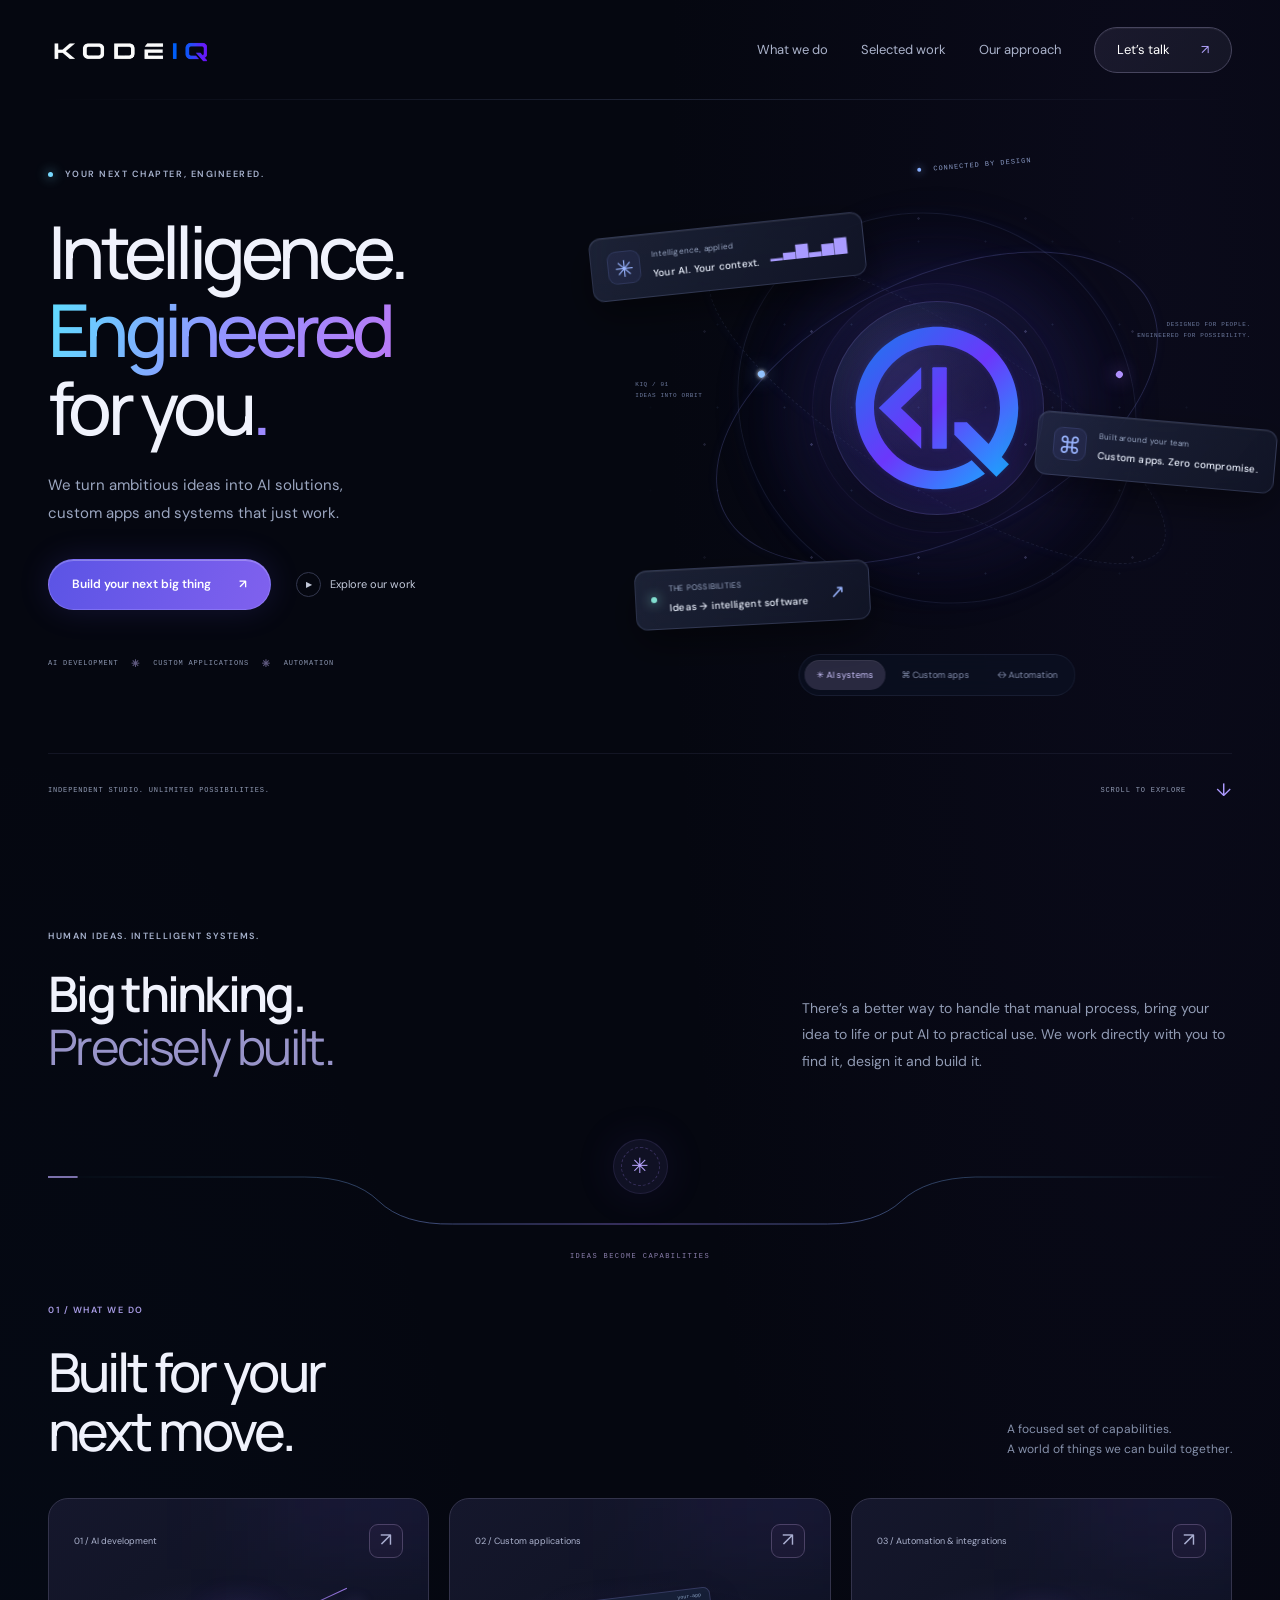
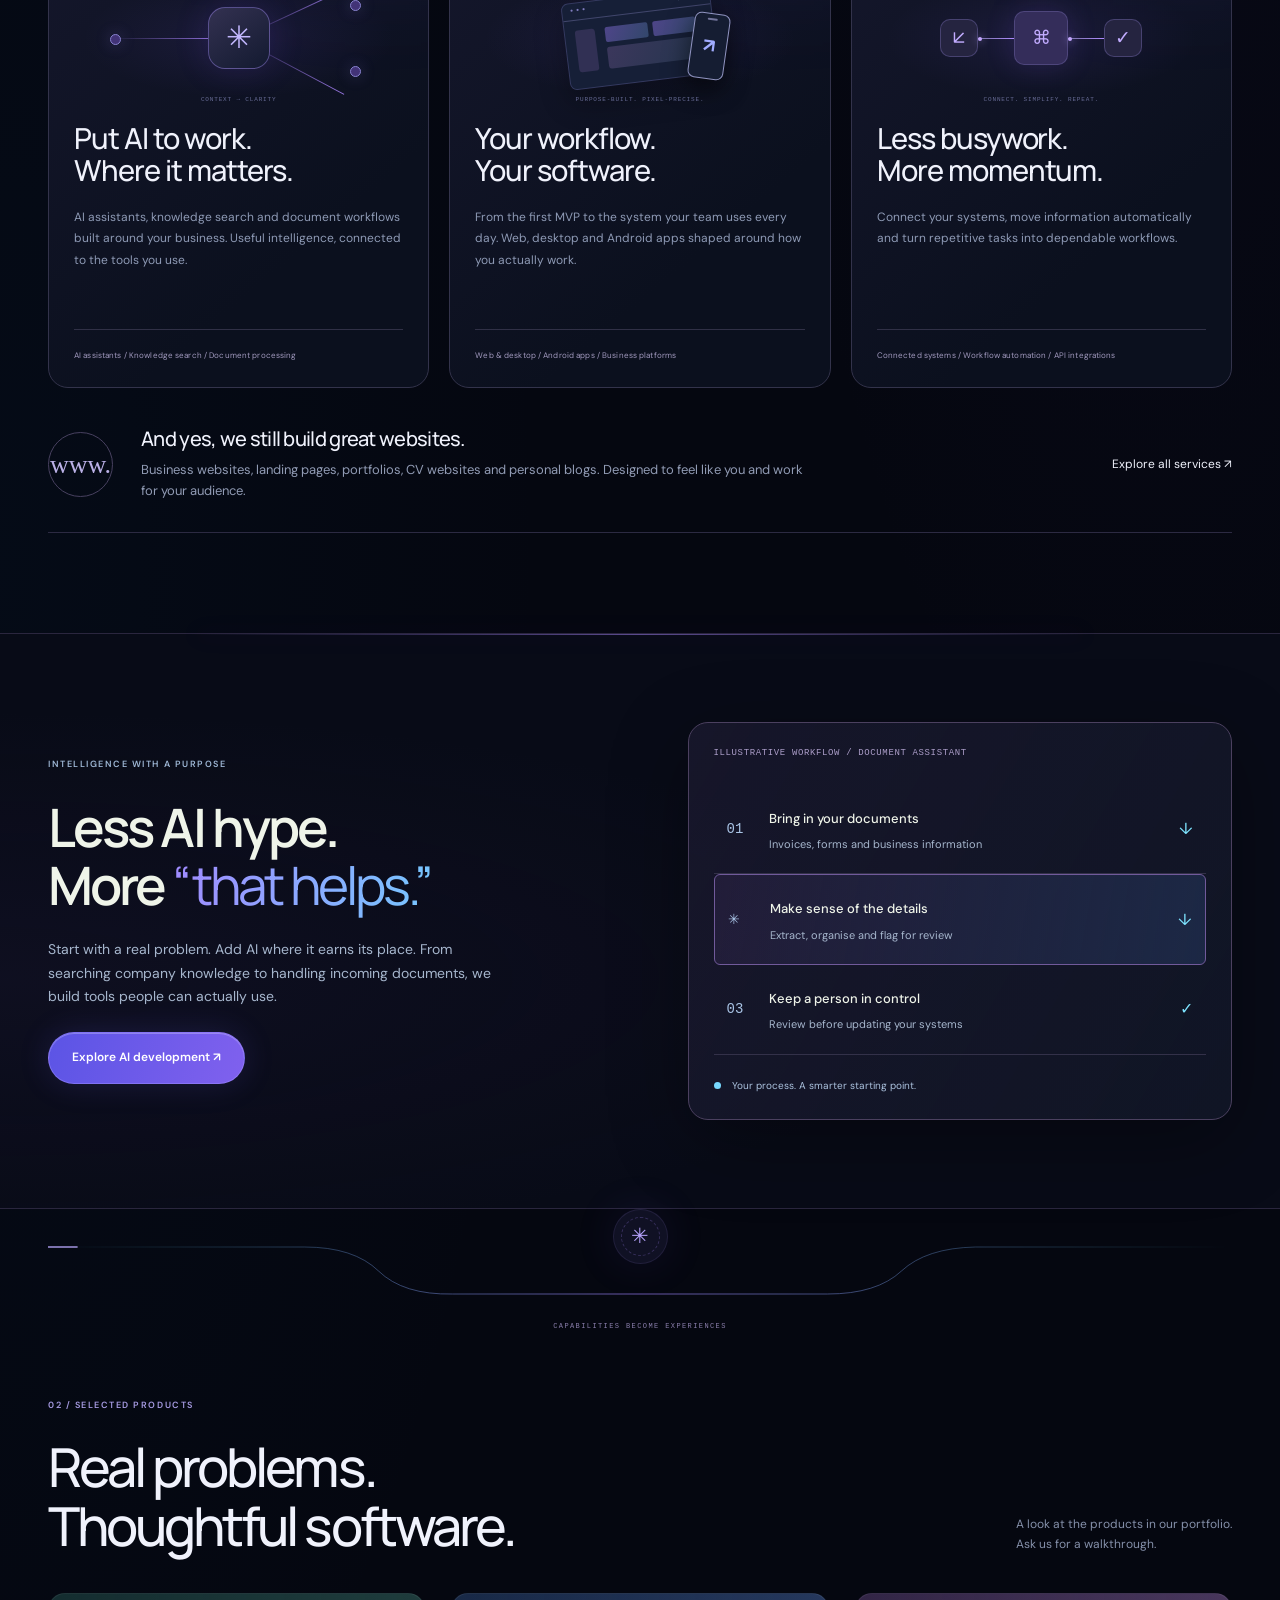
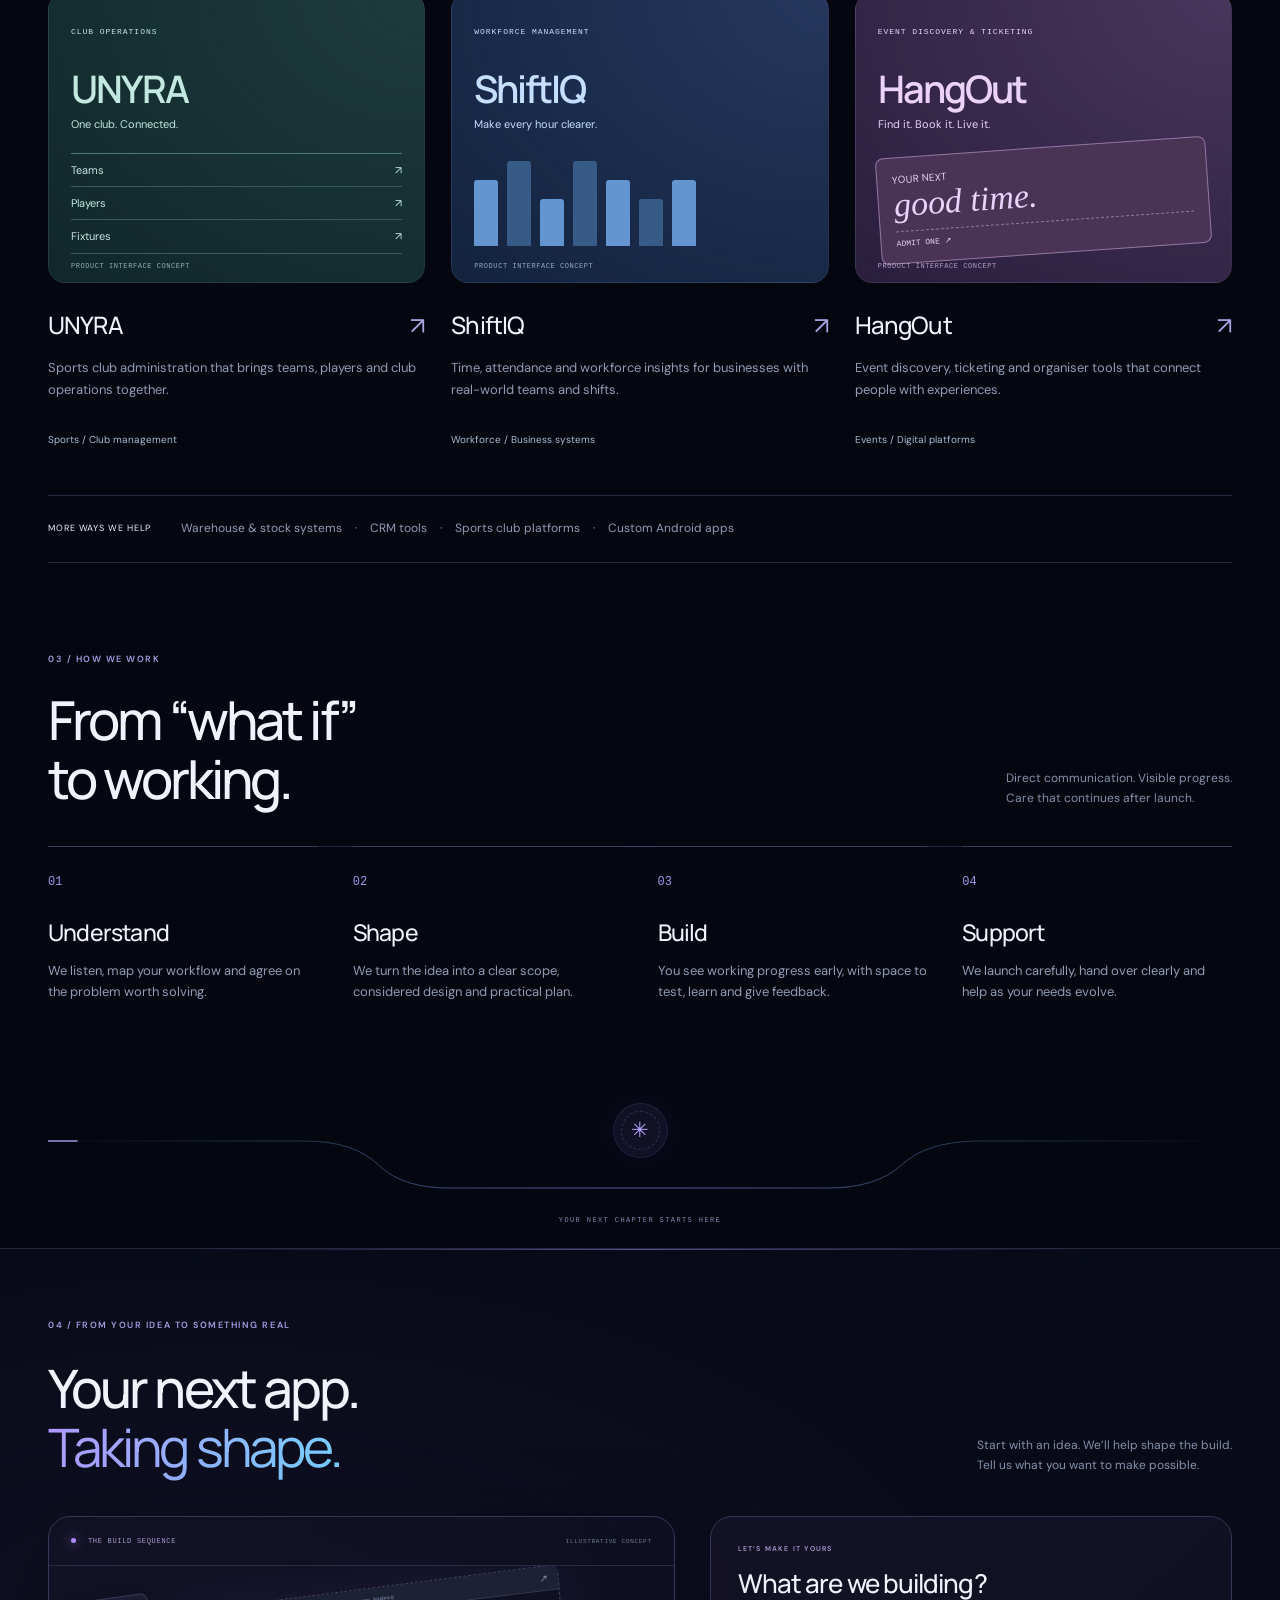
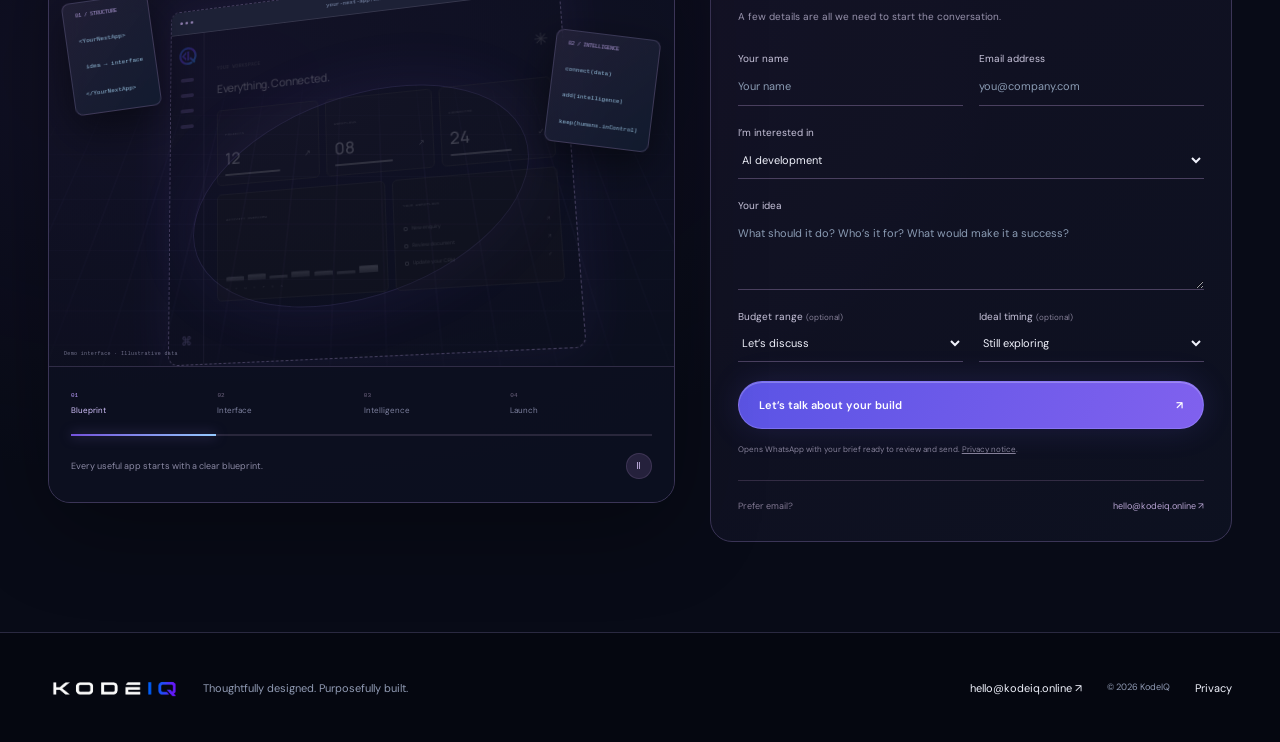
<file: index.html>
<!doctype html><html lang="en"><head><meta charset="utf-8"><meta name="viewport" content="width=device-width,initial-scale=1"><meta name="theme-color" content="#0d1516"><meta name="description" content="KodeIQ builds practical AI solutions, custom applications, websites and automation around your business."><title>KodeIQ — AI development & custom applications</title><link rel="icon" href="favicon.svg"><link rel="stylesheet" href="redesign.css"><script src="redesign.js" defer></script><link rel="stylesheet" href="futuristic.css"><link rel="stylesheet" href="build-experience.css"><script src="build-experience.js" defer></script></head><body><a class="skip" href="#main">Skip to content</a><header class="nav wrap"><a class="brand" href="index.html" aria-label="KodeIQ home"><img class="wordmark" src="KodeIQ_Wordmark_Transparent.png" alt="KodeIQ" width="190" height="43"></a><button class="menu" aria-expanded="false" aria-controls="navigation">Menu ☰</button><nav id="navigation" aria-label="Main navigation"><a href="index.html#services">What we do</a><a href="index.html#work">Selected work</a><a href="index.html#process">Our approach</a><a class="nav-cta" href="index.html#contact">Let’s talk <span>↗</span></a></nav></header><main id="main"><section class="hero wrap"><div class="hero-copy"><div class="eyebrow"><i></i> YOUR NEXT CHAPTER, ENGINEERED.</div><h1>Intelligence.<br><span>Engineered</span><br>for you<span class="period">.</span></h1><p class="hero-lead">We turn ambitious ideas into AI solutions,<br class="desktop-break"> custom apps and systems that just work.</p><div class="hero-actions"><a class="button" href="#contact">Build your next big thing <span>↗</span></a><a class="secondary-action" href="#work"><span>▶</span> Explore our work</a></div><div class="hero-proof"><span>AI DEVELOPMENT</span><b>✳</b><span>CUSTOM APPLICATIONS</span><b>✳</b><span>AUTOMATION</span></div></div><div class="hero-art" aria-label="Interactive illustration of KodeIQ services"><div class="star-field" aria-hidden="true"></div><div class="halo halo-one" aria-hidden="true"></div><div class="halo halo-two" aria-hidden="true"></div><div class="orbit orbit-one" aria-hidden="true"><i></i></div><div class="orbit orbit-two" aria-hidden="true"><i></i></div><div class="orbit orbit-three" aria-hidden="true"></div><div class="core"><div class="core-glass"></div><img src="KodeIQ_Animated_Monogram.svg" alt="KodeIQ monogram" width="210" height="210"></div><div class="floating-label"><i></i> CONNECTED BY DESIGN</div><div class="node n1"><b>✳</b><span id="float-label-one">Intelligence, applied<strong id="float-title-one">Your AI. Your context.</strong></span><i class="tiny-wave">▁▃▆▂▅▇</i></div><div class="node n2"><b>⌘</b><span id="float-label-two">Built around your team<strong id="float-title-two">Custom apps. Zero compromise.</strong></span></div><div class="node n3"><span class="status-dot"></span><span>THE POSSIBILITIES<strong id="orbit-status">Ideas → intelligent software</strong></span><b>↗</b></div><div class="orbital-coordinate coordinate-one">KIQ / 01<br>IDEAS INTO ORBIT</div><div class="orbital-coordinate coordinate-two">DESIGNED FOR PEOPLE.<br>ENGINEERED FOR POSSIBILITY.</div><div class="scene-tabs" role="group" aria-label="Explore our capabilities"><button type="button" class="scene-tab active" data-scene="ai" aria-pressed="true">✳ AI systems</button><button type="button" class="scene-tab" data-scene="apps" aria-pressed="false">⌘ Custom apps</button><button type="button" class="scene-tab" data-scene="automation" aria-pressed="false">↔ Automation</button></div></div><div class="hero-foot"><span>INDEPENDENT STUDIO. UNLIMITED POSSIBILITIES.</span><a href="#services">SCROLL TO EXPLORE <span>↓</span></a></div></section><section class="intro wrap"><span class="eyebrow">HUMAN IDEAS. INTELLIGENT SYSTEMS.</span><h2>Big thinking.<br><em>Precisely built.</em></h2><p>There’s a better way to handle that manual process, bring your idea to life or put AI to practical use. We work directly with you to find it, design it and build it.</p></section><div class="section-seam wrap" aria-hidden="true"><div class="seam-orbit"><span>✳</span></div><svg viewBox="0 0 1200 90" preserveAspectRatio="none"><defs><linearGradient id="seam-services"><stop stop-color="#5ce1ff" stop-opacity="0"/><stop offset=".5" stop-color="#a182ff"/><stop offset="1" stop-color="#5ce1ff" stop-opacity="0"/></linearGradient></defs><path d="M0 28 H260 Q310 28 335 52 T410 75 H790 Q840 75 865 52 T940 28 H1200" fill="none" stroke="url(#seam-services)"/><path class="seam-packet" d="M0 28 H260 Q310 28 335 52 T410 75 H790 Q840 75 865 52 T940 28 H1200" fill="none" stroke="#bba9ff" stroke-width="2"/></svg><span class="seam-label">IDEAS BECOME CAPABILITIES</span></div><section class="services wrap" id="services"><div class="section-heading"><div><span class="eyebrow">01 / WHAT WE DO</span><h2>Built for your<br>next move.</h2></div><p>A focused set of capabilities.<br>A world of things we can build together.</p></div><div class="service-grid"><article class="service"><div class="card-top"><span>01 / AI development</span><a href="ai-development.html" aria-label="Explore AI development">↗</a></div><div class="service-visual intelligence-visual" aria-hidden="true"><span class="visual-dot">✳</span><div class="neural-line l1"></div><div class="neural-line l2"></div><div class="neural-line l3"></div><i class="neuron a"></i><i class="neuron b"></i><i class="neuron c"></i><span class="visual-caption">CONTEXT → CLARITY</span></div><h3>Put AI to work.<br>Where it matters.</h3><p>AI assistants, knowledge search and document workflows built around your business. Useful intelligence, connected to the tools you use.</p><div class="tags">AI assistants / Knowledge search / Document processing</div></article><article class="service"><div class="card-top"><span>02 / Custom applications</span><a href="software-development.html" aria-label="Explore Custom applications">↗</a></div><div class="service-visual app-visual" aria-hidden="true"><div class="mini-window"><div class="mini-toolbar">● ● ● <span>your-app</span></div><div class="mini-layout"><i></i><div><b></b><b></b><span></span></div></div></div><div class="mini-phone"><i></i><b>↗</b></div><span class="visual-caption">PURPOSE-BUILT. PIXEL-PRECISE.</span></div><h3>Your workflow.<br>Your software.</h3><p>From the first MVP to the system your team uses every day. Web, desktop and Android apps shaped around how you actually work.</p><div class="tags">Web & desktop / Android apps / Business platforms</div></article><article class="service"><div class="card-top"><span>03 / Automation & integrations</span><a href="automation.html" aria-label="Explore Automation & integrations">↗</a></div><div class="service-visual automation-visual" aria-hidden="true"><span class="flow-token">↙</span><i></i><span class="flow-token central">⌘</span><i></i><span class="flow-token">✓</span><span class="visual-caption">CONNECT. SIMPLIFY. REPEAT.</span></div><h3>Less busywork.<br>More momentum.</h3><p>Connect your systems, move information automatically and turn repetitive tasks into dependable workflows.</p><div class="tags">Connected systems / Workflow automation / API integrations</div></article></div><div class="web-service"><span class="web-icon">www.</span><div><h3>And yes, we still build great websites.</h3><p>Business websites, landing pages, portfolios, CV websites and personal blogs. Designed to feel like you and work for your audience.</p></div><a class="text-link" href="services.html">Explore all services ↗</a></div></section><section class="ai-section"><div class="wrap ai-inner"><div><span class="eyebrow">INTELLIGENCE WITH A PURPOSE</span><h2>Less AI hype.<br>More <em>“that helps.”</em></h2><p>Start with a real problem. Add AI where it earns its place. From searching company knowledge to handling incoming documents, we build tools people can actually use.</p><a class="button light" href="ai-development.html">Explore AI development ↗</a></div><div class="workflow"><div class="demo-label">ILLUSTRATIVE WORKFLOW / DOCUMENT ASSISTANT</div><div class="flow-step"><span>01</span><div><strong>Bring in your documents</strong><p>Invoices, forms and business information</p></div><b>↓</b></div><div class="flow-step active"><span>✳</span><div><strong>Make sense of the details</strong><p>Extract, organise and flag for review</p></div><b>↓</b></div><div class="flow-step"><span>03</span><div><strong>Keep a person in control</strong><p>Review before updating your systems</p></div><b>✓</b></div><div class="workflow-note"><i></i> Your process. A smarter starting point.</div></div></div></section><div class="section-seam wrap" aria-hidden="true"><div class="seam-orbit"><span>✳</span></div><svg viewBox="0 0 1200 90" preserveAspectRatio="none"><defs><linearGradient id="seam-work"><stop stop-color="#5ce1ff" stop-opacity="0"/><stop offset=".5" stop-color="#a182ff"/><stop offset="1" stop-color="#5ce1ff" stop-opacity="0"/></linearGradient></defs><path d="M0 28 H260 Q310 28 335 52 T410 75 H790 Q840 75 865 52 T940 28 H1200" fill="none" stroke="url(#seam-work)"/><path class="seam-packet" d="M0 28 H260 Q310 28 335 52 T410 75 H790 Q840 75 865 52 T940 28 H1200" fill="none" stroke="#bba9ff" stroke-width="2"/></svg><span class="seam-label">CAPABILITIES BECOME EXPERIENCES</span></div><section class="wrap work" id="work"><div class="section-heading"><div><span class="eyebrow">02 / SELECTED PRODUCTS</span><h2>Real problems.<br>Thoughtful software.</h2></div><p>A look at the products in our portfolio.<br>Ask us for a walkthrough.</p></div><div class="project-grid"><article class="project"><div class="project-art club"><span class="mock-label">CLUB OPERATIONS</span><div class="mock-title">UNYRA<span>One club. Connected.</span></div><div class="club-lines"><span>Teams <b>↗</b></span><span>Players <b>↗</b></span><span>Fixtures <b>↗</b></span></div><small>PRODUCT INTERFACE CONCEPT</small></div><div class="project-title"><h3>UNYRA</h3><a href="#contact" data-service="Sports club system" aria-label="Discuss UNYRA">↗</a></div><p>Sports club administration that brings teams, players and club operations together.</p><span class="project-tag">Sports / Club management</span></article><article class="project"><div class="project-art time"><span class="mock-label">WORKFORCE MANAGEMENT</span><div class="mock-title">ShiftIQ<span>Make every hour clearer.</span></div><div class="bars"><i></i><i></i><i></i><i></i><i></i><i></i><i></i></div><small>PRODUCT INTERFACE CONCEPT</small></div><div class="project-title"><h3>ShiftIQ</h3><a href="#contact" data-service="Workforce management" aria-label="Discuss ShiftIQ">↗</a></div><p>Time, attendance and workforce insights for businesses with real-world teams and shifts.</p><span class="project-tag">Workforce / Business systems</span></article><article class="project"><div class="project-art event"><span class="mock-label">EVENT DISCOVERY & TICKETING</span><div class="mock-title">HangOut<span>Find it. Book it. Live it.</span></div><div class="ticket">YOUR NEXT<br><strong>good time.</strong><span>ADMIT ONE ↗</span></div><small>PRODUCT INTERFACE CONCEPT</small></div><div class="project-title"><h3>HangOut</h3><a href="#contact" data-service="Event platform" aria-label="Discuss HangOut">↗</a></div><p>Event discovery, ticketing and organiser tools that connect people with experiences.</p><span class="project-tag">Events / Digital platforms</span></article></div><div class="specialist"><span>MORE WAYS WE HELP</span><p>Warehouse & stock systems <b>·</b> CRM tools <b>·</b> Sports club platforms <b>·</b> Custom Android apps</p></div></section><section class="process wrap" id="process"><div class="section-heading"><div><span class="eyebrow">03 / HOW WE WORK</span><h2>From “what if”<br>to working.</h2></div><p>Direct communication. Visible progress.<br>Care that continues after launch.</p></div><div class="steps"><article><span>01</span><h3>Understand</h3><p>We listen, map your workflow and agree on the problem worth solving.</p></article><article><span>02</span><h3>Shape</h3><p>We turn the idea into a clear scope, considered design and practical plan.</p></article><article><span>03</span><h3>Build</h3><p>You see working progress early, with space to test, learn and give feedback.</p></article><article><span>04</span><h3>Support</h3><p>We launch carefully, hand over clearly and help as your needs evolve.</p></article></div></section><div class="section-seam wrap" aria-hidden="true"><div class="seam-orbit"><span>✳</span></div><svg viewBox="0 0 1200 90" preserveAspectRatio="none"><defs><linearGradient id="seam-build"><stop stop-color="#5ce1ff" stop-opacity="0"/><stop offset=".5" stop-color="#a182ff"/><stop offset="1" stop-color="#5ce1ff" stop-opacity="0"/></linearGradient></defs><path d="M0 28 H260 Q310 28 335 52 T410 75 H790 Q840 75 865 52 T940 28 H1200" fill="none" stroke="url(#seam-build)"/><path class="seam-packet" d="M0 28 H260 Q310 28 335 52 T410 75 H790 Q840 75 865 52 T940 28 H1200" fill="none" stroke="#bba9ff" stroke-width="2"/></svg><span class="seam-label">YOUR NEXT CHAPTER STARTS HERE</span></div><section class="contact build-section" id="contact"><div class="wrap"><div class="section-heading build-heading"><div><span class="eyebrow">04 / FROM YOUR IDEA TO SOMETHING REAL</span><h2>Your next app.<br><em>Taking shape.</em></h2></div><p>Start with an idea. We’ll help shape the build.<br>Tell us what you want to make possible.</p></div><div class="build-layout"><div class="build-experience" id="build-experience" data-stage="0"><div class="build-topline"><span><i></i> THE BUILD SEQUENCE</span><span>ILLUSTRATIVE CONCEPT</span></div><div class="assembly-scene"><div class="assembly-grid" aria-hidden="true"></div><div class="assembly-ring" aria-hidden="true"></div><div class="floating-code code-left" aria-hidden="true"><span>01 / STRUCTURE</span><code>&lt;YourNextApp&gt;<br> &nbsp;idea → interface<br>&lt;/YourNextApp&gt;</code></div><div class="floating-code code-right" aria-hidden="true"><span>02 / INTELLIGENCE</span><code>connect(data)<br>add(intelligence)<br>keep(humans.inControl)</code></div><div class="app-shell" aria-label="Illustration of an application assembling in four stages"><div class="app-chrome"><div class="chrome-dots"><i></i><i></i><i></i></div><span>your-next-app.kodeiq</span><b>↗</b></div><div class="app-body"><aside class="app-sidebar"><img src="KodeIQ_Animated_Monogram.svg" alt="" width="27" height="27"><i></i><i></i><i></i><i></i><span>⌘</span></aside><div class="app-content"><div class="app-greeting"><div><small>YOUR WORKSPACE</small><h3>Everything. Connected.</h3></div><span>✳</span></div><div class="assembled-metrics"><div><small>PROJECTS</small><b>12<span>↗</span></b><i></i></div><div><small>WORKFLOWS</small><b>08<span>↗</span></b><i></i></div><div><small>CONNECTED</small><b>24<span>✓</span></b><i></i></div></div><div class="app-panels"><div class="assembled-chart"><span>ACTIVITY OVERVIEW</span><div class="chart-bars"><i></i><i></i><i></i><i></i><i></i><i></i><i></i></div><small>M &nbsp; T &nbsp; W &nbsp; T &nbsp; F &nbsp; S &nbsp; S</small></div><div class="assembled-list"><span>YOUR WORKFLOWS</span><p><i></i> New enquiry <b>↗</b></p><p><i></i> Review document <b>↗</b></p><p><i></i> Update your CRM <b>✓</b></p></div></div><div class="assembled-ai"><span>✳</span><p>Your AI assistant is connected.<small>Ready to help with the next step.</small></p><b>↗</b></div></div></div><div class="scan-beam" aria-hidden="true"></div></div><div class="connection-node" aria-hidden="true"><span>✳</span><i></i> INTELLIGENCE CONNECTED</div><div class="launch-badge"><span>✓</span> READY FOR YOUR NEXT CHAPTER</div><span class="scene-disclaimer">Demo interface · Illustrative data</span></div><div class="build-controls"><div class="build-stage-buttons" role="group" aria-label="App build stages"><button type="button" data-build-stage="0" aria-pressed="true"><span>01</span> Blueprint</button><button type="button" data-build-stage="1" aria-pressed="false"><span>02</span> Interface</button><button type="button" data-build-stage="2" aria-pressed="false"><span>03</span> Intelligence</button><button type="button" data-build-stage="3" aria-pressed="false"><span>04</span> Launch</button></div><div class="build-progress" aria-hidden="true"><span></span></div><div class="build-caption"><p id="build-caption">Every useful app starts with a clear blueprint.</p><button type="button" id="build-play" aria-label="Pause app build animation">Ⅱ</button></div></div></div><div class="project-brief"><div class="brief-title"><span class="eyebrow">LET’S MAKE IT YOURS</span><h3>What are we building?</h3><p>A few details are all we need to start the conversation.</p></div><form id="brief-form"><div class="brief-row"><label>Your name<input name="name" autocomplete="name" required placeholder="Your name" maxlength="120"></label><label>Email address<input name="email" type="email" autocomplete="email" required placeholder="you@company.com" maxlength="200"></label></div><label>I’m interested in<select name="service" id="service"><option>AI development</option><option>Custom application</option><option>Automation & integrations</option><option>Business website</option><option>CV, portfolio or personal website</option><option>Sports club system</option><option>Warehouse & stock system</option><option>CRM tools</option><option>Android app</option><option>Workforce management</option><option>Event platform</option><option>Something else / help me decide</option></select></label><label>Your idea<textarea name="message" rows="3" required maxlength="3000" placeholder="What should it do? Who’s it for? What would make it a success?"></textarea></label><div class="brief-row"><label>Budget range <span>(optional)</span><select name="budget"><option value="">Let’s discuss</option><option>Under R5,000</option><option>R5,000–R15,000</option><option>R15,000–R50,000</option><option>R50,000+</option></select></label><label>Ideal timing <span>(optional)</span><select name="timing"><option value="">Still exploring</option><option>As soon as practical</option><option>Within 1–3 months</option><option>3+ months</option></select></label></div><button class="button" type="submit">Let’s talk about your build <span>↗</span></button><p class="form-note">Opens WhatsApp with your brief ready to review and send. <a href="privacy.html">Privacy notice</a>.</p></form><div class="brief-alternative"><span>Prefer email?</span><a href="mailto:hello@kodeiq.online">hello@kodeiq.online ↗</a></div></div></div></div></section></main><footer class="wrap"><a class="brand" href="index.html" aria-label="KodeIQ home"><img class="wordmark" src="KodeIQ_Wordmark_Transparent.png" alt="KodeIQ" width="190" height="43"></a><p>Thoughtfully designed. Purposefully built.</p><a href="mailto:hello@kodeiq.online">hello@kodeiq.online ↗</a><small>© 2026 KodeIQ</small><a href="privacy.html">Privacy</a></footer></body></html>
</file>
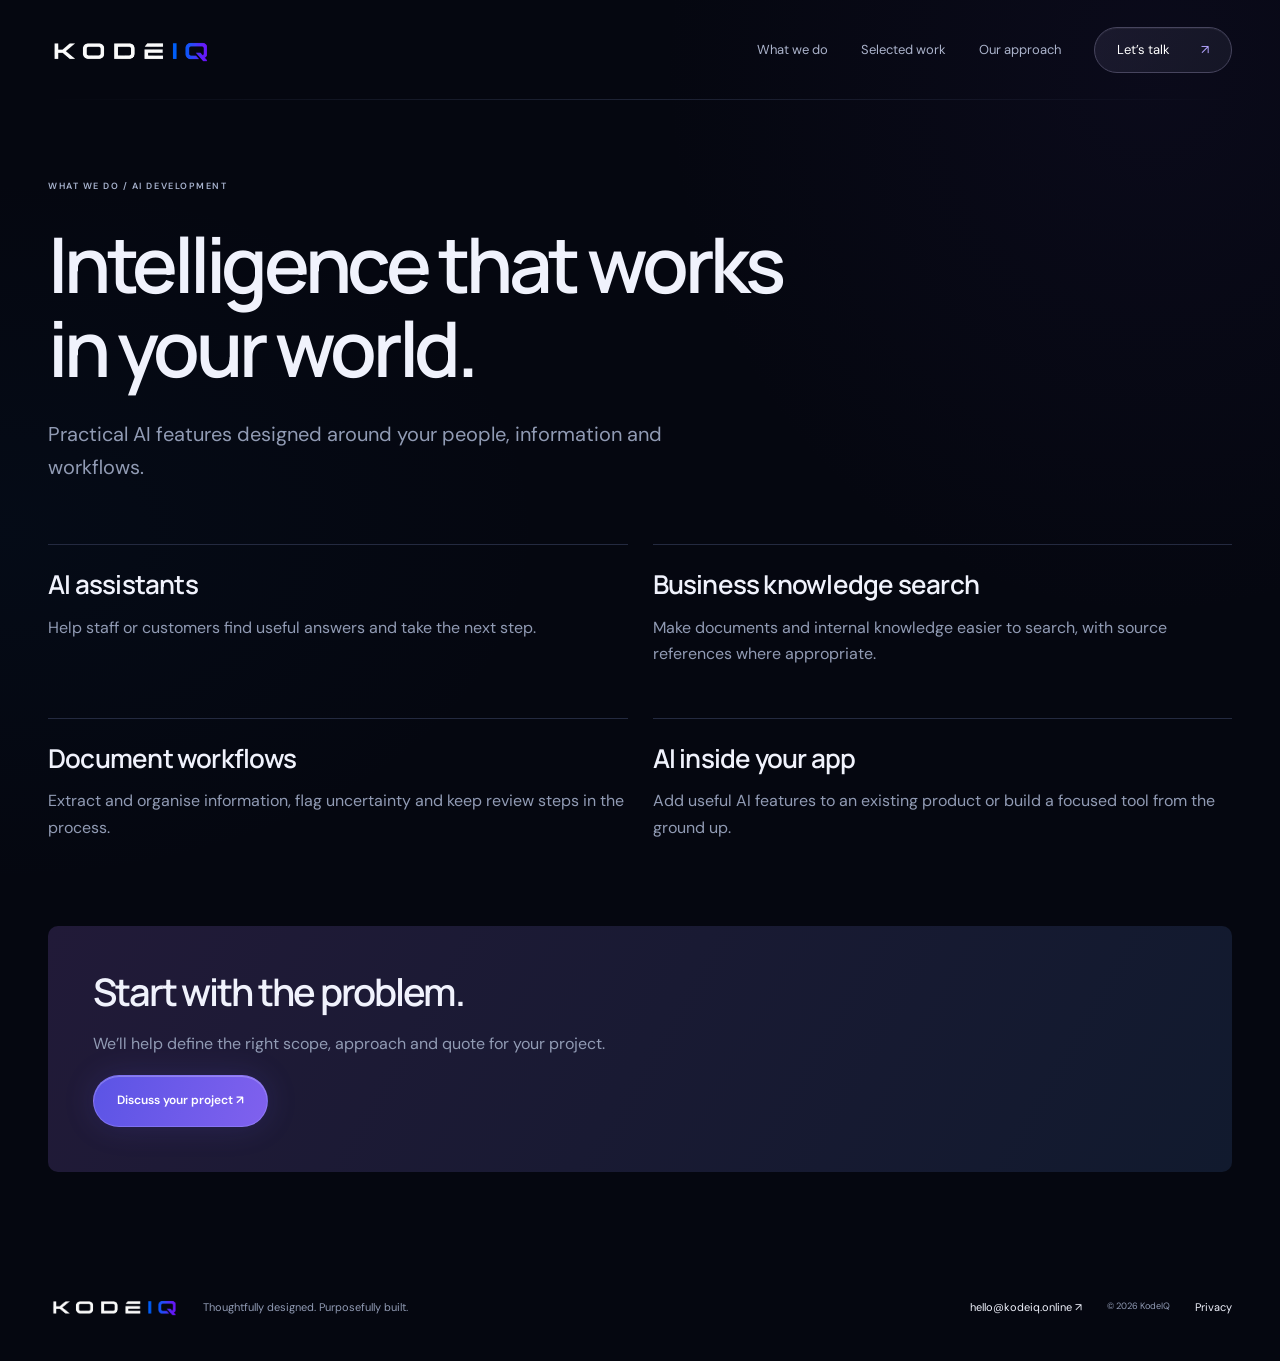
<file: ai-development.html>
<!doctype html><html lang="en"><head><meta charset="utf-8"><meta name="viewport" content="width=device-width,initial-scale=1"><meta name="theme-color" content="#0d1516"><meta name="description" content="KodeIQ builds practical AI solutions, custom applications, websites and automation around your business."><title>AI development | KodeIQ</title><link rel="icon" href="favicon.svg"><link rel="stylesheet" href="redesign.css"><script src="redesign.js" defer></script><link rel="stylesheet" href="futuristic.css"></head><body><a class="skip" href="#main">Skip to content</a><header class="nav wrap"><a class="brand" href="index.html" aria-label="KodeIQ home"><img class="wordmark" src="KodeIQ_Wordmark_Transparent.png" alt="KodeIQ" width="190" height="43"></a><button class="menu" aria-expanded="false" aria-controls="navigation">Menu ☰</button><nav id="navigation" aria-label="Main navigation"><a href="index.html#services">What we do</a><a href="index.html#work">Selected work</a><a href="index.html#process">Our approach</a><a class="nav-cta" href="index.html#contact">Let’s talk <span>↗</span></a></nav></header><main id="main" class="wrap detail"><span class="eyebrow">WHAT WE DO / AI DEVELOPMENT</span><h1>Intelligence that works<br>in your world.</h1><p class="detail-lead">Practical AI features designed around your people, information and workflows.</p><div class="detail-grid"><article><h2>AI assistants</h2><p>Help staff or customers find useful answers and take the next step.</p></article><article><h2>Business knowledge search</h2><p>Make documents and internal knowledge easier to search, with source references where appropriate.</p></article><article><h2>Document workflows</h2><p>Extract and organise information, flag uncertainty and keep review steps in the process.</p></article><article><h2>AI inside your app</h2><p>Add useful AI features to an existing product or build a focused tool from the ground up.</p></article></div><div class="detail-cta"><h2>Start with the problem.</h2><p>We’ll help define the right scope, approach and quote for your project.</p><a class="button" href="index.html#contact">Discuss your project ↗</a></div></main><footer class="wrap"><a class="brand" href="index.html" aria-label="KodeIQ home"><img class="wordmark" src="KodeIQ_Wordmark_Transparent.png" alt="KodeIQ" width="190" height="43"></a><p>Thoughtfully designed. Purposefully built.</p><a href="mailto:hello@kodeiq.online">hello@kodeiq.online ↗</a><small>© 2026 KodeIQ</small><a href="privacy.html">Privacy</a></footer></body></html>
</file>
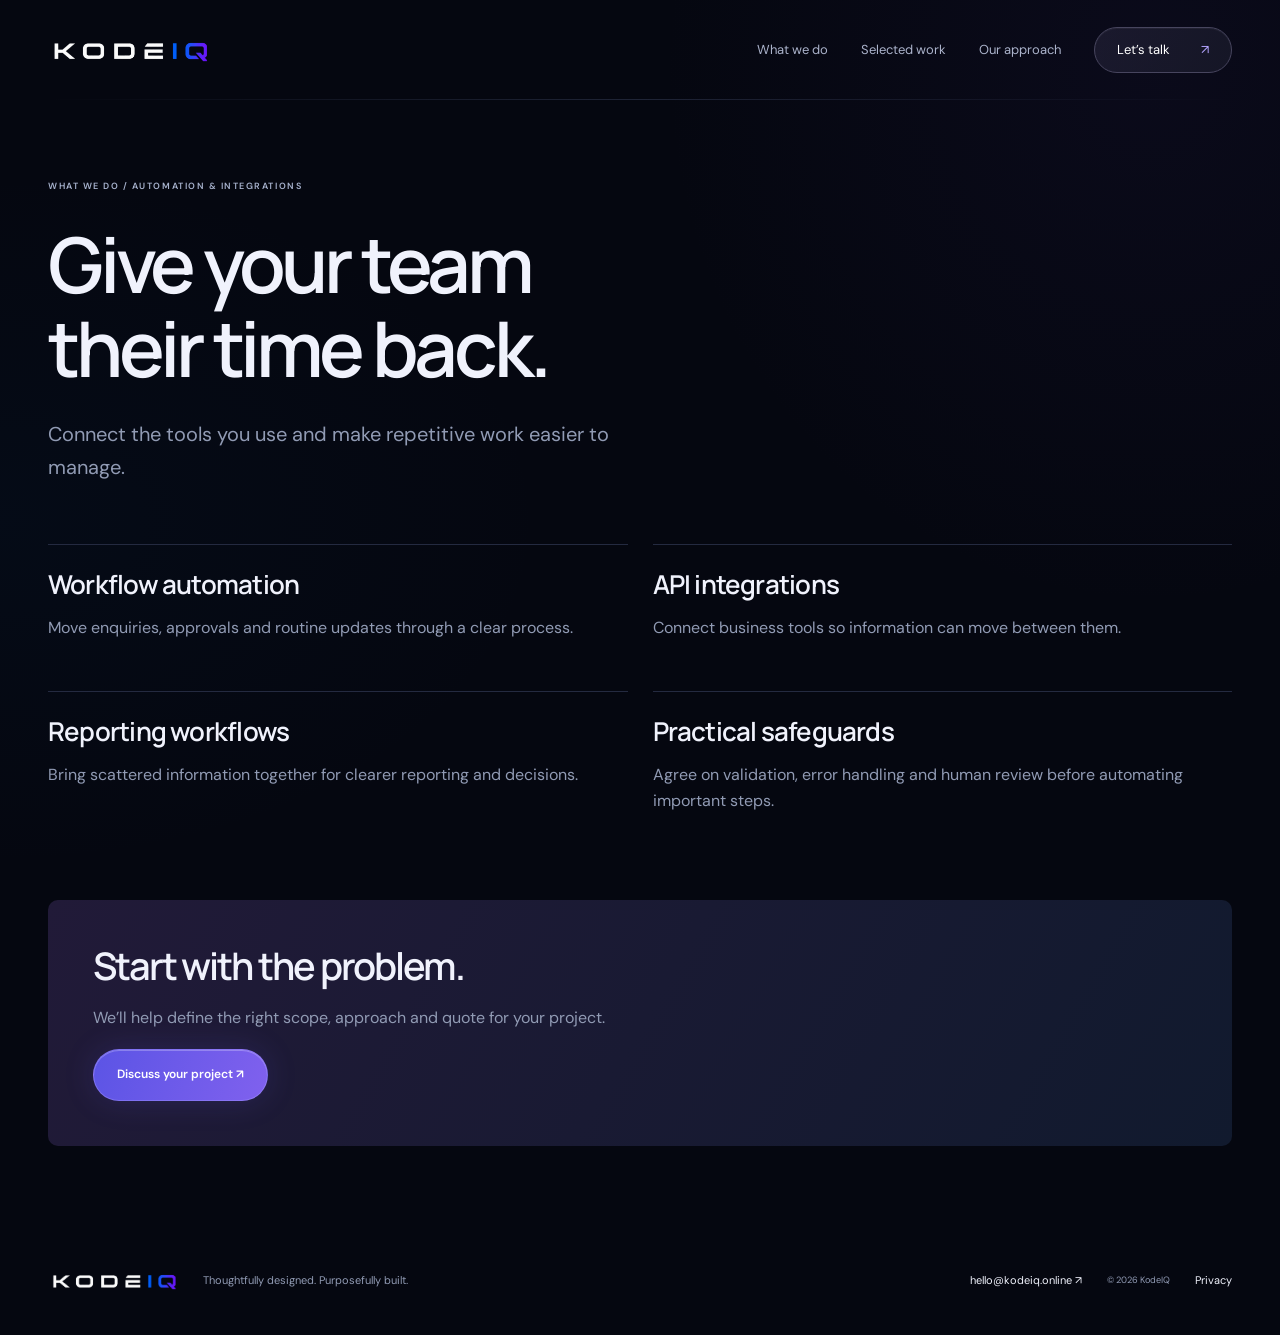
<file: automation.html>
<!doctype html><html lang="en"><head><meta charset="utf-8"><meta name="viewport" content="width=device-width,initial-scale=1"><meta name="theme-color" content="#0d1516"><meta name="description" content="KodeIQ builds practical AI solutions, custom applications, websites and automation around your business."><title>Automation & integrations | KodeIQ</title><link rel="icon" href="favicon.svg"><link rel="stylesheet" href="redesign.css"><script src="redesign.js" defer></script><link rel="stylesheet" href="futuristic.css"></head><body><a class="skip" href="#main">Skip to content</a><header class="nav wrap"><a class="brand" href="index.html" aria-label="KodeIQ home"><img class="wordmark" src="KodeIQ_Wordmark_Transparent.png" alt="KodeIQ" width="190" height="43"></a><button class="menu" aria-expanded="false" aria-controls="navigation">Menu ☰</button><nav id="navigation" aria-label="Main navigation"><a href="index.html#services">What we do</a><a href="index.html#work">Selected work</a><a href="index.html#process">Our approach</a><a class="nav-cta" href="index.html#contact">Let’s talk <span>↗</span></a></nav></header><main id="main" class="wrap detail"><span class="eyebrow">WHAT WE DO / AUTOMATION & INTEGRATIONS</span><h1>Give your team<br>their time back.</h1><p class="detail-lead">Connect the tools you use and make repetitive work easier to manage.</p><div class="detail-grid"><article><h2>Workflow automation</h2><p>Move enquiries, approvals and routine updates through a clear process.</p></article><article><h2>API integrations</h2><p>Connect business tools so information can move between them.</p></article><article><h2>Reporting workflows</h2><p>Bring scattered information together for clearer reporting and decisions.</p></article><article><h2>Practical safeguards</h2><p>Agree on validation, error handling and human review before automating important steps.</p></article></div><div class="detail-cta"><h2>Start with the problem.</h2><p>We’ll help define the right scope, approach and quote for your project.</p><a class="button" href="index.html#contact">Discuss your project ↗</a></div></main><footer class="wrap"><a class="brand" href="index.html" aria-label="KodeIQ home"><img class="wordmark" src="KodeIQ_Wordmark_Transparent.png" alt="KodeIQ" width="190" height="43"></a><p>Thoughtfully designed. Purposefully built.</p><a href="mailto:hello@kodeiq.online">hello@kodeiq.online ↗</a><small>© 2026 KodeIQ</small><a href="privacy.html">Privacy</a></footer></body></html>
</file>
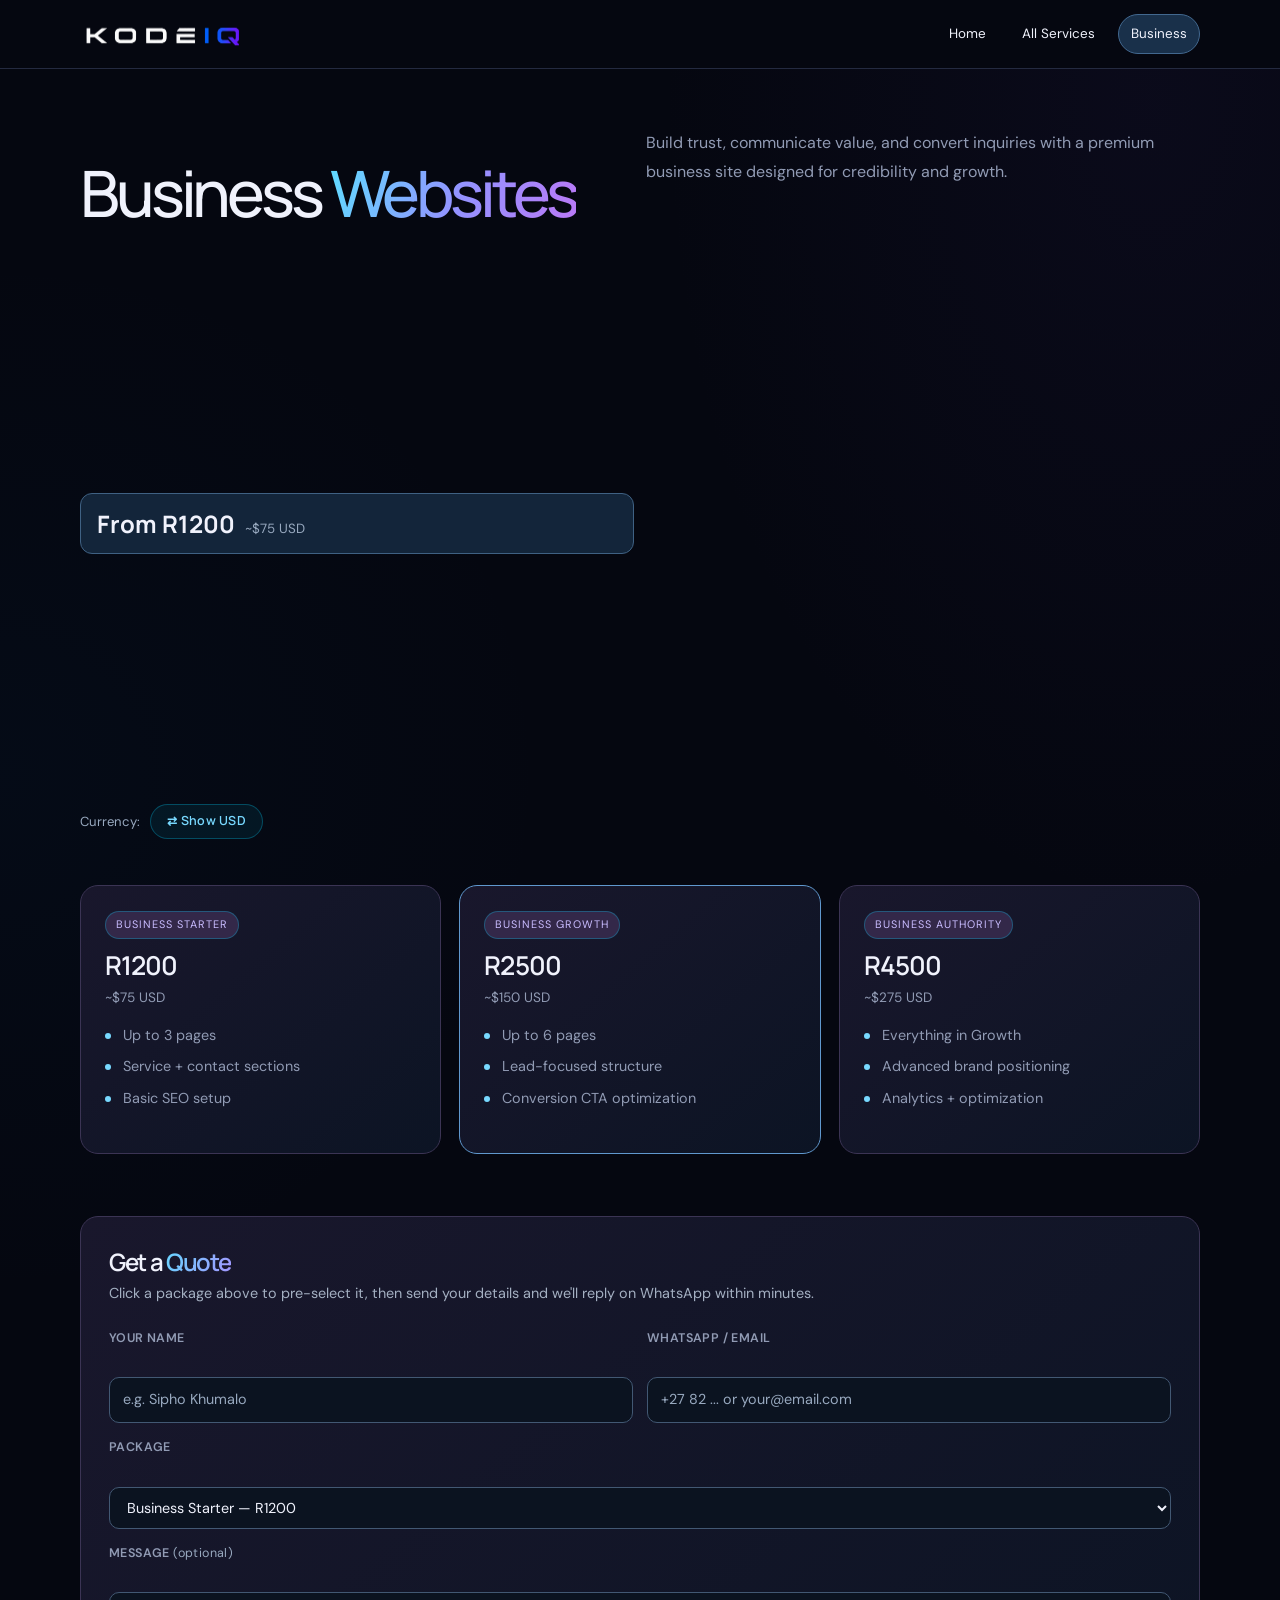
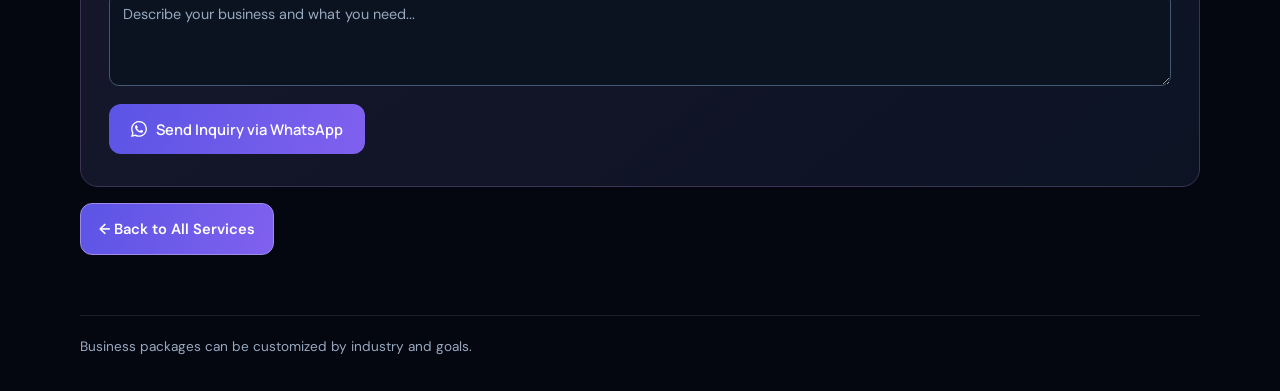
<file: business-websites.html>
<!DOCTYPE html>
<html lang="en">
<head>
  <meta charset="UTF-8"><meta name="viewport" content="width=device-width, initial-scale=1.0">
  <title>Business Website Packages | KodeIQ</title>
  <link rel="preconnect" href="https://fonts.googleapis.com"><link rel="preconnect" href="https://fonts.gstatic.com" crossorigin>
  <link href="https://fonts.googleapis.com/css2?family=Sora:wght@400;600;700;800&family=Inter:wght@400;500;600&display=swap" rel="stylesheet">
  <link rel="stylesheet" href="service-pages.css">
  <link rel="icon" type="image/svg+xml" href="favicon.svg">
<link rel="stylesheet" href="redesign.css"><link rel="stylesheet" href="futuristic.css"></head>
<body>
  <header class="top-nav"><div class="container"><div class="brand"><a href="index.html">Kode<span class="accent">IQ</span></a></div><nav class="nav-links"><a href="index.html">Home</a><a href="services.html">All Services</a><a class="active" href="business-websites.html">Business</a></nav></div></header>
  <main class="container">
    <section class="hero"><h1>Business <span>Websites</span></h1><p>Build trust, communicate value, and convert inquiries with a premium business site designed for credibility and growth.</p><div class="price-banner"><strong>From R1200</strong><small>~$75 USD</small></div></section>
    <div class="currency-toggle-wrap"><span>Currency:</span><button id="currency-toggle">⇄ Show USD</button></div>
    <section class="packages">
      <article class="package"><span class="pkg-badge">Business Starter</span><h3 data-zar="R1200" data-usd="$75">R1200</h3><p class="pkg-usd">~$75 USD</p><ul><li>Up to 3 pages</li><li>Service + contact sections</li><li>Basic SEO setup</li></ul></article>
      <article class="package featured"><span class="pkg-badge">Business Growth</span><h3 data-zar="R2500" data-usd="$150">R2500</h3><p class="pkg-usd">~$150 USD</p><ul><li>Up to 6 pages</li><li>Lead-focused structure</li><li>Conversion CTA optimization</li></ul></article>
      <article class="package"><span class="pkg-badge">Business Authority</span><h3 data-zar="R4500" data-usd="$275">R4500</h3><p class="pkg-usd">~$275 USD</p><ul><li>Everything in Growth</li><li>Advanced brand positioning</li><li>Analytics + optimization</li></ul></article>
    </section>
    <section class="inquiry-form" id="inquiry-section">
      <h2>Get a <span>Quote</span></h2>
      <p>Click a package above to pre-select it, then send your details and we'll reply on WhatsApp within minutes.</p>
      <form id="inquiry-form" novalidate>
        <div class="form-grid">
          <div class="form-row"><label for="f-name">Your Name</label><input id="f-name" name="name" type="text" placeholder="e.g. Sipho Khumalo" autocomplete="name" required></div>
          <div class="form-row"><label for="f-contact">WhatsApp / Email</label><input id="f-contact" name="contact" type="text" placeholder="+27 82 ... or your@email.com" required></div>
          <div class="form-row full"><label for="f-package">Package</label><select id="f-package" name="package"><option value="Business Starter (R1200)">Business Starter — R1200</option><option value="Business Growth (R2500)">Business Growth — R2500</option><option value="Business Authority (R4500)">Business Authority — R4500</option></select></div>
          <div class="form-row full"><label for="f-msg">Message <span class="optional">(optional)</span></label><textarea id="f-msg" name="message" rows="3" placeholder="Describe your business and what you need..."></textarea></div>
        </div>
        <button type="submit" class="btn-submit"><svg viewBox="0 0 24 24" fill="currentColor" width="16" height="16"><path d="M17.472 14.382c-.297-.149-1.758-.867-2.03-.967-.273-.099-.471-.148-.67.15-.197.297-.767.966-.94 1.164-.173.199-.347.223-.644.075-.297-.15-1.255-.463-2.39-1.475-.883-.788-1.48-1.761-1.653-2.059-.173-.297-.018-.458.13-.606.134-.133.298-.347.446-.52.149-.174.198-.298.298-.497.099-.198.05-.371-.025-.52-.075-.149-.669-1.612-.916-2.207-.242-.579-.487-.5-.669-.51-.173-.008-.371-.01-.57-.01-.198 0-.52.074-.792.372-.272.297-1.04 1.016-1.04 2.479 0 1.462 1.065 2.875 1.213 3.074.149.198 2.096 3.2 5.077 4.487.709.306 1.262.489 1.694.625.712.227 1.36.195 1.871.118.571-.085 1.758-.719 2.006-1.413.248-.694.248-1.289.173-1.413-.074-.124-.272-.198-.57-.347m-5.421 7.403h-.004a9.87 9.87 0 01-5.031-1.378l-.361-.214-3.741.982.998-3.648-.235-.374a9.86 9.86 0 01-1.51-5.26c.001-5.45 4.436-9.884 9.888-9.884 2.64 0 5.122 1.03 6.988 2.898a9.825 9.825 0 012.893 6.994c-.003 5.45-4.437 9.884-9.885 9.884m8.413-18.297A11.815 11.815 0 0012.05 0C5.495 0 .16 5.335.157 11.892c0 2.096.547 4.142 1.588 5.945L.057 24l6.305-1.654a11.882 11.882 0 005.683 1.448h.005c6.554 0 11.89-5.335 11.893-11.893a11.821 11.821 0 00-3.48-8.413z"/></svg> Send Inquiry via WhatsApp</button>
      </form>
    </section>
    <div class="cta-row"><a class="btn btn-ghost" href="services.html">← Back to All Services</a></div>
    <p class="footer-note">Business packages can be customized by industry and goals.</p>
  </main>
  <script src="service-pages.js"></script>
</body>
</html>
</file>
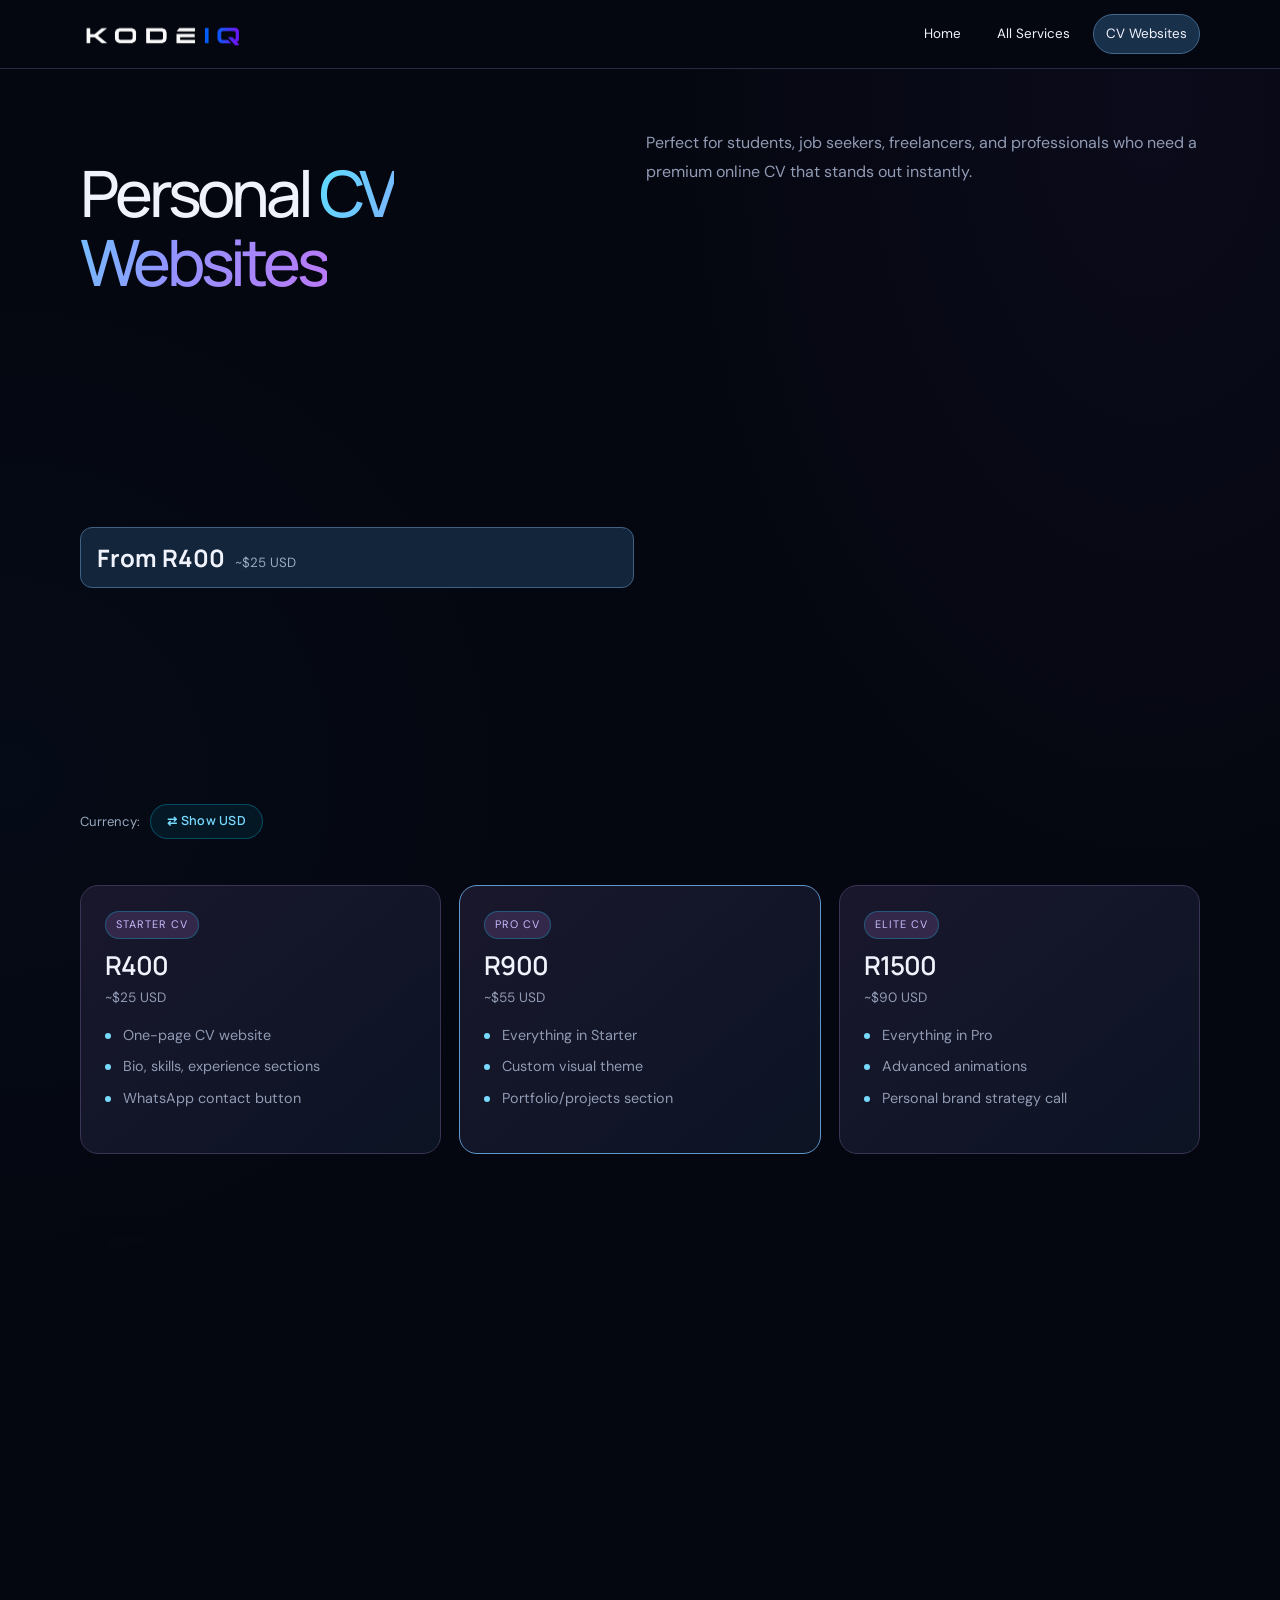
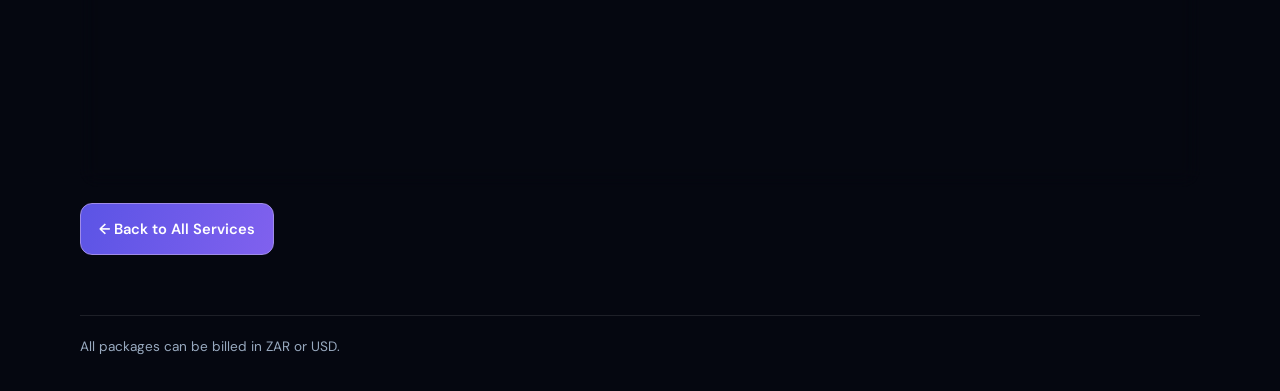
<file: cv-websites.html>
<!DOCTYPE html>
<html lang="en">
<head>
  <meta charset="UTF-8">
  <meta name="viewport" content="width=device-width, initial-scale=1.0">
  <title>CV Website Packages | KodeIQ</title>
  <link rel="preconnect" href="https://fonts.googleapis.com">
  <link rel="preconnect" href="https://fonts.gstatic.com" crossorigin>
  <link href="https://fonts.googleapis.com/css2?family=Sora:wght@400;600;700;800&family=Inter:wght@400;500;600&display=swap" rel="stylesheet">
  <link rel="stylesheet" href="service-pages.css">
  <link rel="icon" type="image/svg+xml" href="favicon.svg">
<link rel="stylesheet" href="redesign.css"><link rel="stylesheet" href="futuristic.css"></head>
<body>
  <header class="top-nav"><div class="container"><div class="brand"><a href="index.html">Kode<span class="accent">IQ</span></a></div><nav class="nav-links"><a href="index.html">Home</a><a href="services.html">All Services</a><a class="active" href="cv-websites.html">CV Websites</a></nav></div></header>
  <main class="container">
    <section class="hero">
      <h1>Personal <span>CV Websites</span></h1>
      <p>Perfect for students, job seekers, freelancers, and professionals who need a premium online CV that stands out instantly.</p>
      <div class="price-banner"><strong>From R400</strong><small>~$25 USD</small></div>
    </section>
    <div class="currency-toggle-wrap"><span>Currency:</span><button id="currency-toggle">⇄ Show USD</button></div>
    <section class="packages">
      <article class="package"><span class="pkg-badge">Starter CV</span><h3 data-zar="R400" data-usd="$25">R400</h3><p class="pkg-usd">~$25 USD</p><ul><li>One-page CV website</li><li>Bio, skills, experience sections</li><li>WhatsApp contact button</li></ul></article>
      <article class="package featured"><span class="pkg-badge">Pro CV</span><h3 data-zar="R900" data-usd="$55">R900</h3><p class="pkg-usd">~$55 USD</p><ul><li>Everything in Starter</li><li>Custom visual theme</li><li>Portfolio/projects section</li></ul></article>
      <article class="package"><span class="pkg-badge">Elite CV</span><h3 data-zar="R1500" data-usd="$90">R1500</h3><p class="pkg-usd">~$90 USD</p><ul><li>Everything in Pro</li><li>Advanced animations</li><li>Personal brand strategy call</li></ul></article>
    </section>
    <section class="inquiry-form" id="inquiry-section">
      <h2>Get a <span>Quote</span></h2>
      <p>Click a package above to pre-select it, then send your details and we'll reply on WhatsApp within minutes.</p>
      <form id="inquiry-form" novalidate>
        <div class="form-grid">
          <div class="form-row"><label for="f-name">Your Name</label><input id="f-name" name="name" type="text" placeholder="e.g. Thabo Nkosi" autocomplete="name" required></div>
          <div class="form-row"><label for="f-contact">WhatsApp / Email</label><input id="f-contact" name="contact" type="text" placeholder="+27 82 ... or your@email.com" required></div>
          <div class="form-row full"><label for="f-package">Package</label><select id="f-package" name="package"><option value="Starter CV (R400)">Starter CV — R400</option><option value="Pro CV (R900)">Pro CV — R900</option><option value="Elite CV (R1500)">Elite CV — R1500</option></select></div>
          <div class="form-row full"><label for="f-msg">Message <span class="optional">(optional)</span></label><textarea id="f-msg" name="message" rows="3" placeholder="Any extra details about your project..."></textarea></div>
        </div>
        <button type="submit" class="btn-submit"><svg viewBox="0 0 24 24" fill="currentColor" width="16" height="16"><path d="M17.472 14.382c-.297-.149-1.758-.867-2.03-.967-.273-.099-.471-.148-.67.15-.197.297-.767.966-.94 1.164-.173.199-.347.223-.644.075-.297-.15-1.255-.463-2.39-1.475-.883-.788-1.48-1.761-1.653-2.059-.173-.297-.018-.458.13-.606.134-.133.298-.347.446-.52.149-.174.198-.298.298-.497.099-.198.05-.371-.025-.52-.075-.149-.669-1.612-.916-2.207-.242-.579-.487-.5-.669-.51-.173-.008-.371-.01-.57-.01-.198 0-.52.074-.792.372-.272.297-1.04 1.016-1.04 2.479 0 1.462 1.065 2.875 1.213 3.074.149.198 2.096 3.2 5.077 4.487.709.306 1.262.489 1.694.625.712.227 1.36.195 1.871.118.571-.085 1.758-.719 2.006-1.413.248-.694.248-1.289.173-1.413-.074-.124-.272-.198-.57-.347m-5.421 7.403h-.004a9.87 9.87 0 01-5.031-1.378l-.361-.214-3.741.982.998-3.648-.235-.374a9.86 9.86 0 01-1.51-5.26c.001-5.45 4.436-9.884 9.888-9.884 2.64 0 5.122 1.03 6.988 2.898a9.825 9.825 0 012.893 6.994c-.003 5.45-4.437 9.884-9.885 9.884m8.413-18.297A11.815 11.815 0 0012.05 0C5.495 0 .16 5.335.157 11.892c0 2.096.547 4.142 1.588 5.945L.057 24l6.305-1.654a11.882 11.882 0 005.683 1.448h.005c6.554 0 11.89-5.335 11.893-11.893a11.821 11.821 0 00-3.48-8.413z"/></svg> Send Inquiry via WhatsApp</button>
      </form>
    </section>
    <div class="cta-row"><a class="btn btn-ghost" href="services.html">← Back to All Services</a></div>
    <p class="footer-note">All packages can be billed in ZAR or USD.</p>
  </main>
  <script src="service-pages.js"></script>
</body>
</html>
</file>
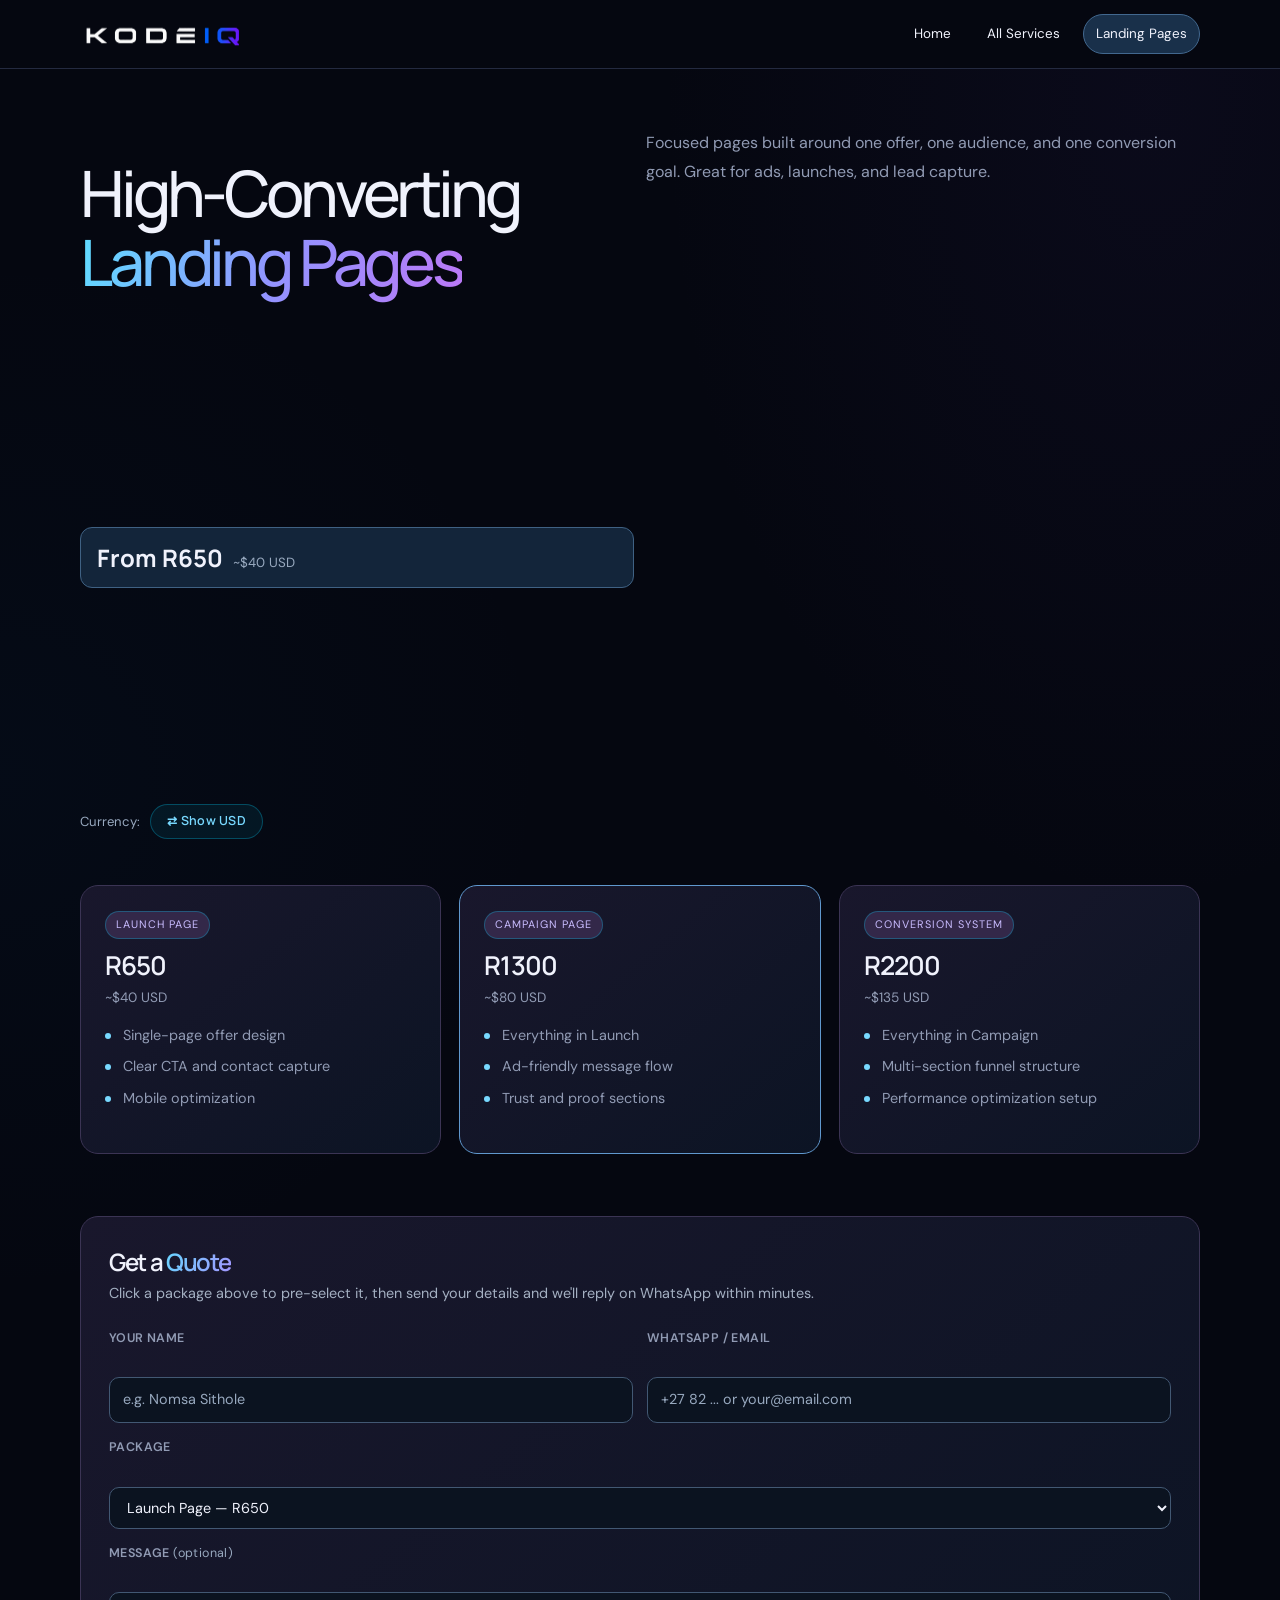
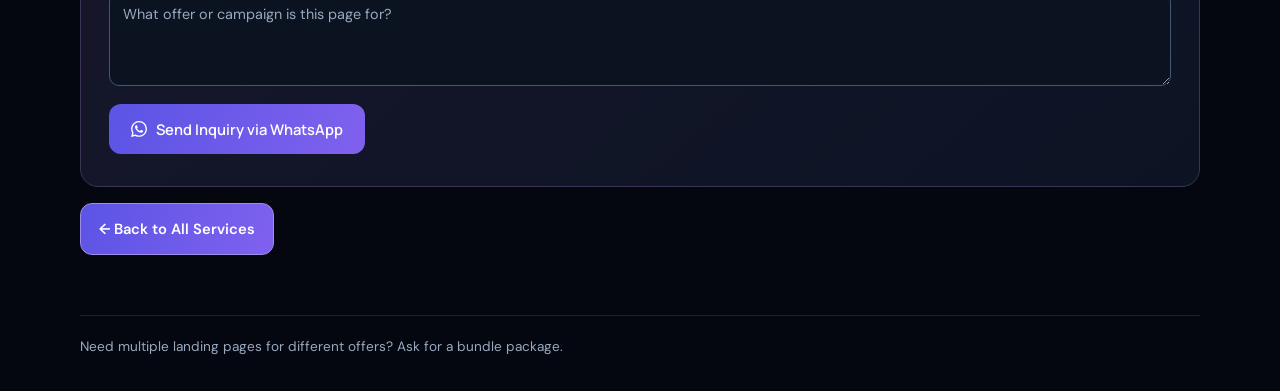
<file: landing-pages.html>
<!DOCTYPE html>
<html lang="en">
<head>
  <meta charset="UTF-8"><meta name="viewport" content="width=device-width, initial-scale=1.0">
  <title>Landing Page Packages | KodeIQ</title>
  <link rel="preconnect" href="https://fonts.googleapis.com"><link rel="preconnect" href="https://fonts.gstatic.com" crossorigin>
  <link href="https://fonts.googleapis.com/css2?family=Sora:wght@400;600;700;800&family=Inter:wght@400;500;600&display=swap" rel="stylesheet">
  <link rel="stylesheet" href="service-pages.css">
  <link rel="icon" type="image/svg+xml" href="favicon.svg">
<link rel="stylesheet" href="redesign.css"><link rel="stylesheet" href="futuristic.css"></head>
<body>
  <header class="top-nav"><div class="container"><div class="brand"><a href="index.html">Kode<span class="accent">IQ</span></a></div><nav class="nav-links"><a href="index.html">Home</a><a href="services.html">All Services</a><a class="active" href="landing-pages.html">Landing Pages</a></nav></div></header>
  <main class="container">
    <section class="hero"><h1>High-Converting <span>Landing Pages</span></h1><p>Focused pages built around one offer, one audience, and one conversion goal. Great for ads, launches, and lead capture.</p><div class="price-banner"><strong>From R650</strong><small>~$40 USD</small></div></section>
    <div class="currency-toggle-wrap"><span>Currency:</span><button id="currency-toggle">⇄ Show USD</button></div>
    <section class="packages">
      <article class="package"><span class="pkg-badge">Launch Page</span><h3 data-zar="R650" data-usd="$40">R650</h3><p class="pkg-usd">~$40 USD</p><ul><li>Single-page offer design</li><li>Clear CTA and contact capture</li><li>Mobile optimization</li></ul></article>
      <article class="package featured"><span class="pkg-badge">Campaign Page</span><h3 data-zar="R1300" data-usd="$80">R1300</h3><p class="pkg-usd">~$80 USD</p><ul><li>Everything in Launch</li><li>Ad-friendly message flow</li><li>Trust and proof sections</li></ul></article>
      <article class="package"><span class="pkg-badge">Conversion System</span><h3 data-zar="R2200" data-usd="$135">R2200</h3><p class="pkg-usd">~$135 USD</p><ul><li>Everything in Campaign</li><li>Multi-section funnel structure</li><li>Performance optimization setup</li></ul></article>
    </section>
    <section class="inquiry-form" id="inquiry-section">
      <h2>Get a <span>Quote</span></h2>
      <p>Click a package above to pre-select it, then send your details and we'll reply on WhatsApp within minutes.</p>
      <form id="inquiry-form" novalidate>
        <div class="form-grid">
          <div class="form-row"><label for="f-name">Your Name</label><input id="f-name" name="name" type="text" placeholder="e.g. Nomsa Sithole" autocomplete="name" required></div>
          <div class="form-row"><label for="f-contact">WhatsApp / Email</label><input id="f-contact" name="contact" type="text" placeholder="+27 82 ... or your@email.com" required></div>
          <div class="form-row full"><label for="f-package">Package</label><select id="f-package" name="package"><option value="Launch Page (R650)">Launch Page — R650</option><option value="Campaign Page (R1300)">Campaign Page — R1300</option><option value="Conversion System (R2200)">Conversion System — R2200</option></select></div>
          <div class="form-row full"><label for="f-msg">Message <span class="optional">(optional)</span></label><textarea id="f-msg" name="message" rows="3" placeholder="What offer or campaign is this page for?"></textarea></div>
        </div>
        <button type="submit" class="btn-submit"><svg viewBox="0 0 24 24" fill="currentColor" width="16" height="16"><path d="M17.472 14.382c-.297-.149-1.758-.867-2.03-.967-.273-.099-.471-.148-.67.15-.197.297-.767.966-.94 1.164-.173.199-.347.223-.644.075-.297-.15-1.255-.463-2.39-1.475-.883-.788-1.48-1.761-1.653-2.059-.173-.297-.018-.458.13-.606.134-.133.298-.347.446-.52.149-.174.198-.298.298-.497.099-.198.05-.371-.025-.52-.075-.149-.669-1.612-.916-2.207-.242-.579-.487-.5-.669-.51-.173-.008-.371-.01-.57-.01-.198 0-.52.074-.792.372-.272.297-1.04 1.016-1.04 2.479 0 1.462 1.065 2.875 1.213 3.074.149.198 2.096 3.2 5.077 4.487.709.306 1.262.489 1.694.625.712.227 1.36.195 1.871.118.571-.085 1.758-.719 2.006-1.413.248-.694.248-1.289.173-1.413-.074-.124-.272-.198-.57-.347m-5.421 7.403h-.004a9.87 9.87 0 01-5.031-1.378l-.361-.214-3.741.982.998-3.648-.235-.374a9.86 9.86 0 01-1.51-5.26c.001-5.45 4.436-9.884 9.888-9.884 2.64 0 5.122 1.03 6.988 2.898a9.825 9.825 0 012.893 6.994c-.003 5.45-4.437 9.884-9.885 9.884m8.413-18.297A11.815 11.815 0 0012.05 0C5.495 0 .16 5.335.157 11.892c0 2.096.547 4.142 1.588 5.945L.057 24l6.305-1.654a11.882 11.882 0 005.683 1.448h.005c6.554 0 11.89-5.335 11.893-11.893a11.821 11.821 0 00-3.48-8.413z"/></svg> Send Inquiry via WhatsApp</button>
      </form>
    </section>
    <div class="cta-row"><a class="btn btn-ghost" href="services.html">← Back to All Services</a></div>
    <p class="footer-note">Need multiple landing pages for different offers? Ask for a bundle package.</p>
  </main>
  <script src="service-pages.js"></script>
</body>
</html>
</file>
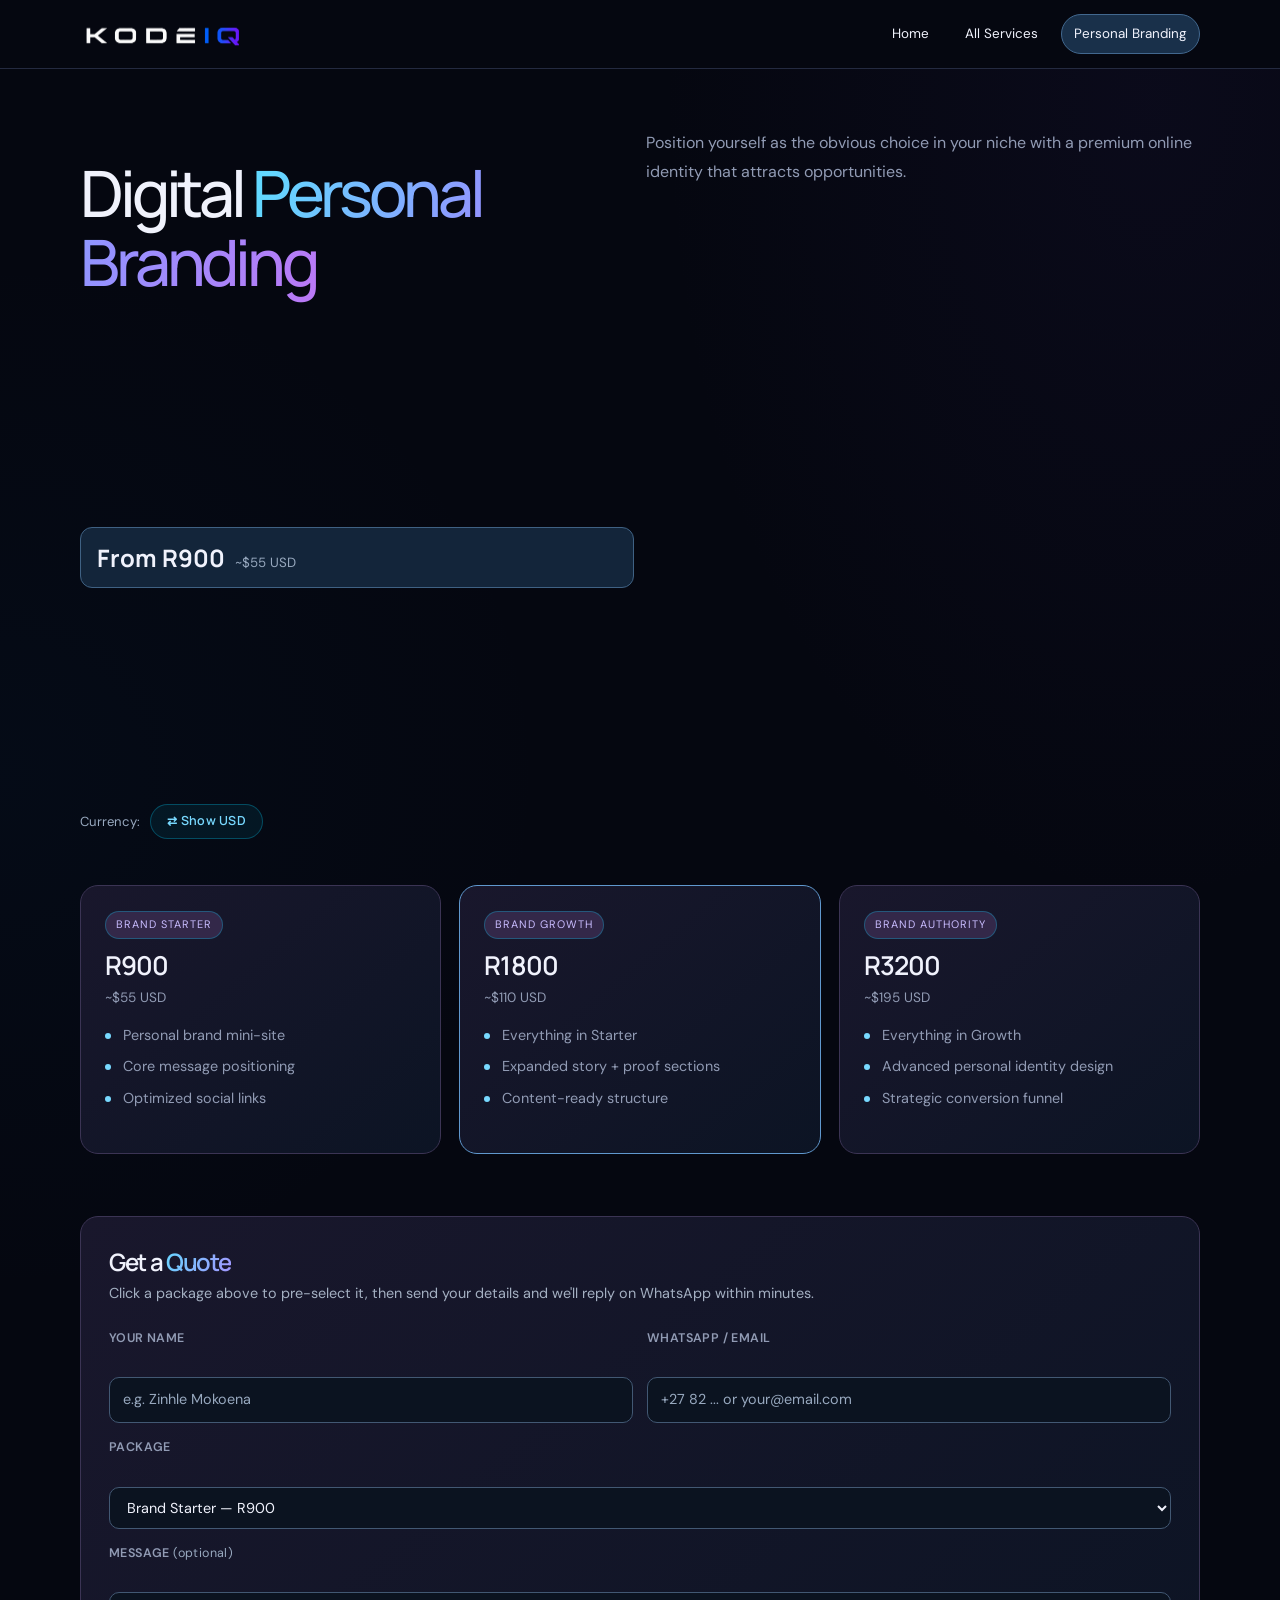
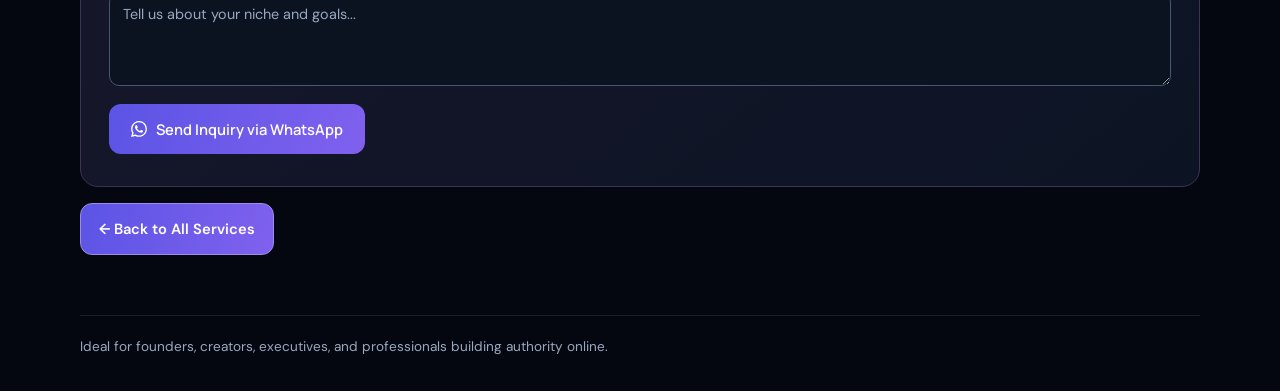
<file: personal-branding.html>
<!DOCTYPE html>
<html lang="en">
<head>
  <meta charset="UTF-8"><meta name="viewport" content="width=device-width, initial-scale=1.0">
  <title>Digital Personal Branding Packages | KodeIQ</title>
  <link rel="preconnect" href="https://fonts.googleapis.com"><link rel="preconnect" href="https://fonts.gstatic.com" crossorigin>
  <link href="https://fonts.googleapis.com/css2?family=Sora:wght@400;600;700;800&family=Inter:wght@400;500;600&display=swap" rel="stylesheet">
  <link rel="stylesheet" href="service-pages.css">
  <link rel="icon" type="image/svg+xml" href="favicon.svg">
<link rel="stylesheet" href="redesign.css"><link rel="stylesheet" href="futuristic.css"></head>
<body>
  <header class="top-nav"><div class="container"><div class="brand"><a href="index.html">Kode<span class="accent">IQ</span></a></div><nav class="nav-links"><a href="index.html">Home</a><a href="services.html">All Services</a><a class="active" href="personal-branding.html">Personal Branding</a></nav></div></header>
  <main class="container">
    <section class="hero"><h1>Digital <span>Personal Branding</span></h1><p>Position yourself as the obvious choice in your niche with a premium online identity that attracts opportunities.</p><div class="price-banner"><strong>From R900</strong><small>~$55 USD</small></div></section>
    <div class="currency-toggle-wrap"><span>Currency:</span><button id="currency-toggle">⇄ Show USD</button></div>
    <section class="packages">
      <article class="package"><span class="pkg-badge">Brand Starter</span><h3 data-zar="R900" data-usd="$55">R900</h3><p class="pkg-usd">~$55 USD</p><ul><li>Personal brand mini-site</li><li>Core message positioning</li><li>Optimized social links</li></ul></article>
      <article class="package featured"><span class="pkg-badge">Brand Growth</span><h3 data-zar="R1800" data-usd="$110">R1800</h3><p class="pkg-usd">~$110 USD</p><ul><li>Everything in Starter</li><li>Expanded story + proof sections</li><li>Content-ready structure</li></ul></article>
      <article class="package"><span class="pkg-badge">Brand Authority</span><h3 data-zar="R3200" data-usd="$195">R3200</h3><p class="pkg-usd">~$195 USD</p><ul><li>Everything in Growth</li><li>Advanced personal identity design</li><li>Strategic conversion funnel</li></ul></article>
    </section>
    <section class="inquiry-form" id="inquiry-section">
      <h2>Get a <span>Quote</span></h2>
      <p>Click a package above to pre-select it, then send your details and we'll reply on WhatsApp within minutes.</p>
      <form id="inquiry-form" novalidate>
        <div class="form-grid">
          <div class="form-row"><label for="f-name">Your Name</label><input id="f-name" name="name" type="text" placeholder="e.g. Zinhle Mokoena" autocomplete="name" required></div>
          <div class="form-row"><label for="f-contact">WhatsApp / Email</label><input id="f-contact" name="contact" type="text" placeholder="+27 82 ... or your@email.com" required></div>
          <div class="form-row full"><label for="f-package">Package</label><select id="f-package" name="package"><option value="Brand Starter (R900)">Brand Starter — R900</option><option value="Brand Growth (R1800)">Brand Growth — R1800</option><option value="Brand Authority (R3200)">Brand Authority — R3200</option></select></div>
          <div class="form-row full"><label for="f-msg">Message <span class="optional">(optional)</span></label><textarea id="f-msg" name="message" rows="3" placeholder="Tell us about your niche and goals..."></textarea></div>
        </div>
        <button type="submit" class="btn-submit"><svg viewBox="0 0 24 24" fill="currentColor" width="16" height="16"><path d="M17.472 14.382c-.297-.149-1.758-.867-2.03-.967-.273-.099-.471-.148-.67.15-.197.297-.767.966-.94 1.164-.173.199-.347.223-.644.075-.297-.15-1.255-.463-2.39-1.475-.883-.788-1.48-1.761-1.653-2.059-.173-.297-.018-.458.13-.606.134-.133.298-.347.446-.52.149-.174.198-.298.298-.497.099-.198.05-.371-.025-.52-.075-.149-.669-1.612-.916-2.207-.242-.579-.487-.5-.669-.51-.173-.008-.371-.01-.57-.01-.198 0-.52.074-.792.372-.272.297-1.04 1.016-1.04 2.479 0 1.462 1.065 2.875 1.213 3.074.149.198 2.096 3.2 5.077 4.487.709.306 1.262.489 1.694.625.712.227 1.36.195 1.871.118.571-.085 1.758-.719 2.006-1.413.248-.694.248-1.289.173-1.413-.074-.124-.272-.198-.57-.347m-5.421 7.403h-.004a9.87 9.87 0 01-5.031-1.378l-.361-.214-3.741.982.998-3.648-.235-.374a9.86 9.86 0 01-1.51-5.26c.001-5.45 4.436-9.884 9.888-9.884 2.64 0 5.122 1.03 6.988 2.898a9.825 9.825 0 012.893 6.994c-.003 5.45-4.437 9.884-9.885 9.884m8.413-18.297A11.815 11.815 0 0012.05 0C5.495 0 .16 5.335.157 11.892c0 2.096.547 4.142 1.588 5.945L.057 24l6.305-1.654a11.882 11.882 0 005.683 1.448h.005c6.554 0 11.89-5.335 11.893-11.893a11.821 11.821 0 00-3.48-8.413z"/></svg> Send Inquiry via WhatsApp</button>
      </form>
    </section>
    <div class="cta-row"><a class="btn btn-ghost" href="services.html">← Back to All Services</a></div>
    <p class="footer-note">Ideal for founders, creators, executives, and professionals building authority online.</p>
  </main>
  <script src="service-pages.js"></script>
</body>
</html>
</file>
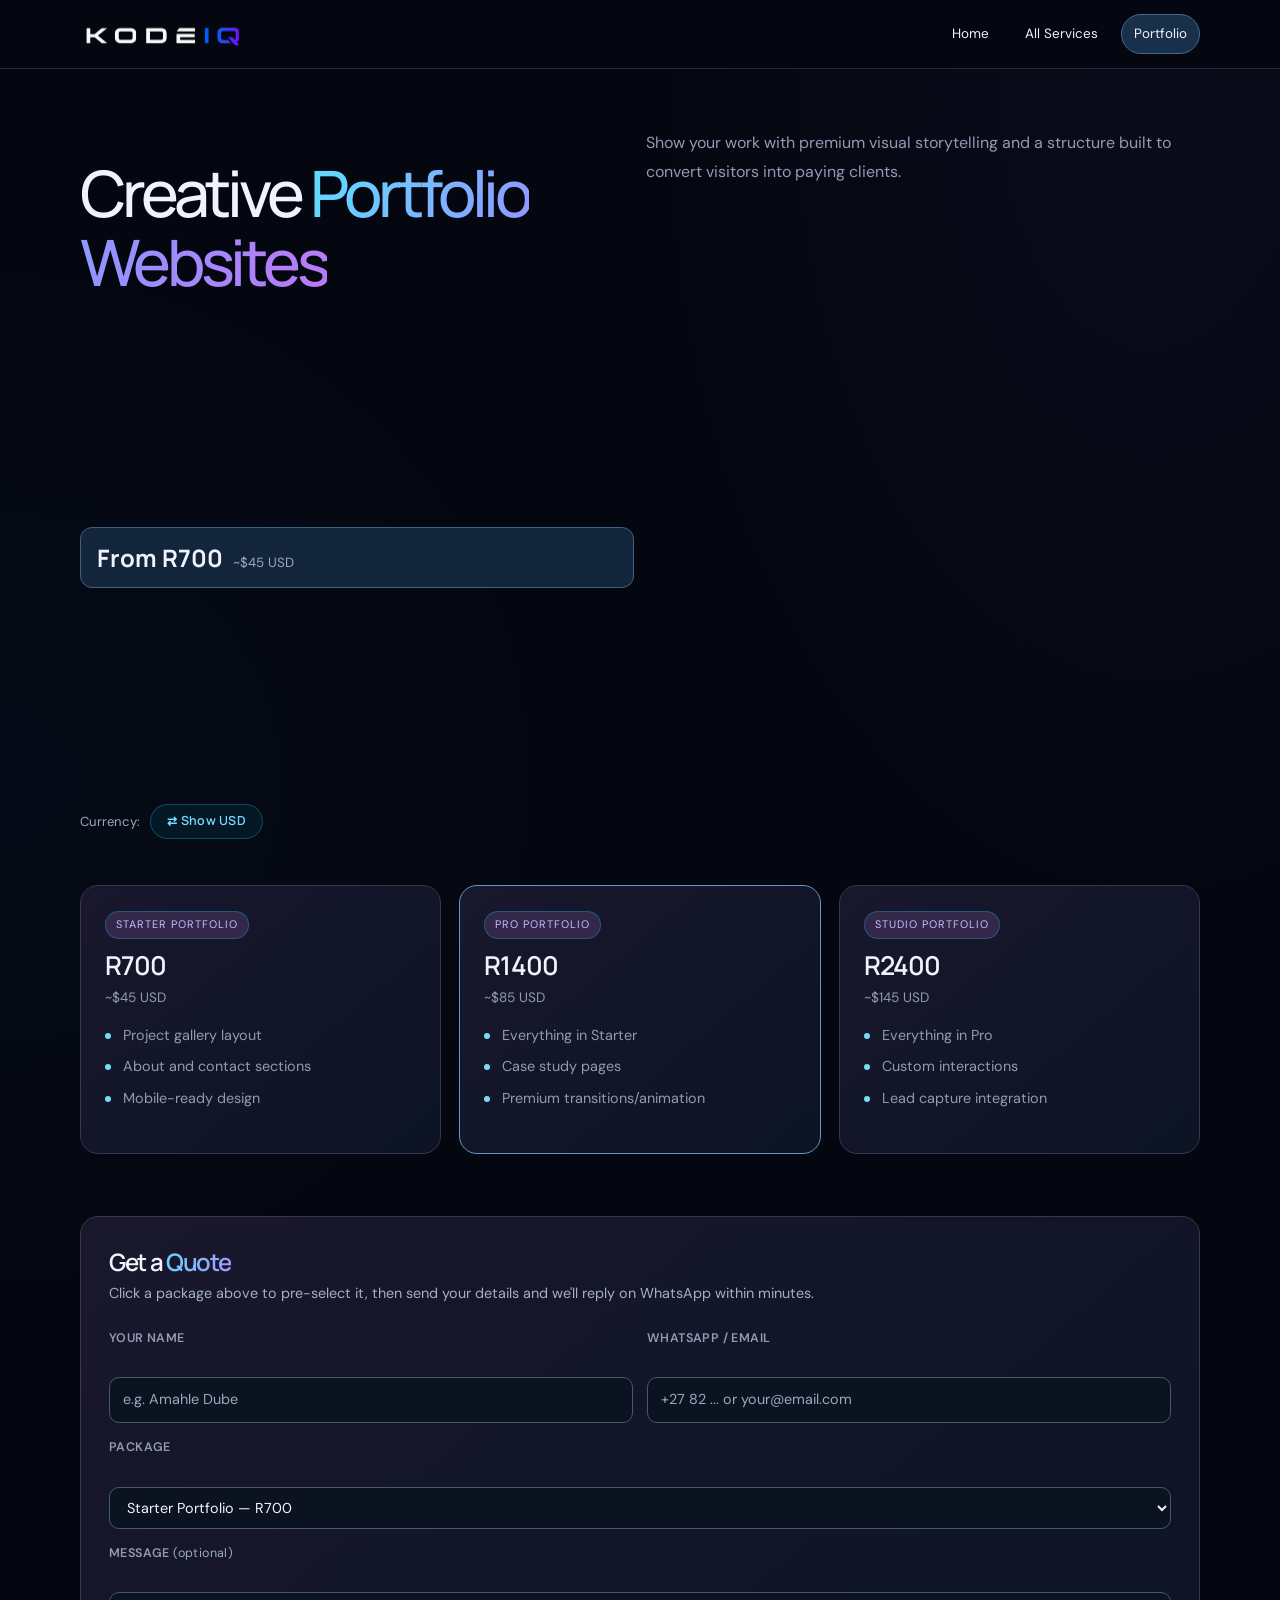
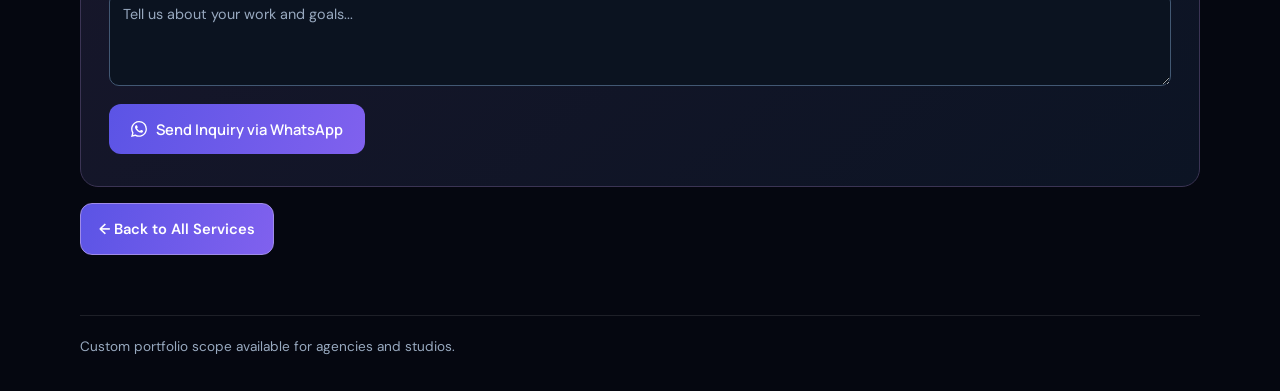
<file: portfolio-websites.html>
<!DOCTYPE html>
<html lang="en">
<head>
  <meta charset="UTF-8"><meta name="viewport" content="width=device-width, initial-scale=1.0">
  <title>Portfolio Website Packages | KodeIQ</title>
  <link rel="preconnect" href="https://fonts.googleapis.com"><link rel="preconnect" href="https://fonts.gstatic.com" crossorigin>
  <link href="https://fonts.googleapis.com/css2?family=Sora:wght@400;600;700;800&family=Inter:wght@400;500;600&display=swap" rel="stylesheet">
  <link rel="stylesheet" href="service-pages.css">
  <link rel="icon" type="image/svg+xml" href="favicon.svg">
<link rel="stylesheet" href="redesign.css"><link rel="stylesheet" href="futuristic.css"></head>
<body>
  <header class="top-nav"><div class="container"><div class="brand"><a href="index.html">Kode<span class="accent">IQ</span></a></div><nav class="nav-links"><a href="index.html">Home</a><a href="services.html">All Services</a><a class="active" href="portfolio-websites.html">Portfolio</a></nav></div></header>
  <main class="container">
    <section class="hero"><h1>Creative <span>Portfolio Websites</span></h1><p>Show your work with premium visual storytelling and a structure built to convert visitors into paying clients.</p><div class="price-banner"><strong>From R700</strong><small>~$45 USD</small></div></section>
    <div class="currency-toggle-wrap"><span>Currency:</span><button id="currency-toggle">⇄ Show USD</button></div>
    <section class="packages">
      <article class="package"><span class="pkg-badge">Starter Portfolio</span><h3 data-zar="R700" data-usd="$45">R700</h3><p class="pkg-usd">~$45 USD</p><ul><li>Project gallery layout</li><li>About and contact sections</li><li>Mobile-ready design</li></ul></article>
      <article class="package featured"><span class="pkg-badge">Pro Portfolio</span><h3 data-zar="R1400" data-usd="$85">R1400</h3><p class="pkg-usd">~$85 USD</p><ul><li>Everything in Starter</li><li>Case study pages</li><li>Premium transitions/animation</li></ul></article>
      <article class="package"><span class="pkg-badge">Studio Portfolio</span><h3 data-zar="R2400" data-usd="$145">R2400</h3><p class="pkg-usd">~$145 USD</p><ul><li>Everything in Pro</li><li>Custom interactions</li><li>Lead capture integration</li></ul></article>
    </section>
    <section class="inquiry-form" id="inquiry-section">
      <h2>Get a <span>Quote</span></h2>
      <p>Click a package above to pre-select it, then send your details and we'll reply on WhatsApp within minutes.</p>
      <form id="inquiry-form" novalidate>
        <div class="form-grid">
          <div class="form-row"><label for="f-name">Your Name</label><input id="f-name" name="name" type="text" placeholder="e.g. Amahle Dube" autocomplete="name" required></div>
          <div class="form-row"><label for="f-contact">WhatsApp / Email</label><input id="f-contact" name="contact" type="text" placeholder="+27 82 ... or your@email.com" required></div>
          <div class="form-row full"><label for="f-package">Package</label><select id="f-package" name="package"><option value="Starter Portfolio (R700)">Starter Portfolio — R700</option><option value="Pro Portfolio (R1400)">Pro Portfolio — R1400</option><option value="Studio Portfolio (R2400)">Studio Portfolio — R2400</option></select></div>
          <div class="form-row full"><label for="f-msg">Message <span class="optional">(optional)</span></label><textarea id="f-msg" name="message" rows="3" placeholder="Tell us about your work and goals..."></textarea></div>
        </div>
        <button type="submit" class="btn-submit"><svg viewBox="0 0 24 24" fill="currentColor" width="16" height="16"><path d="M17.472 14.382c-.297-.149-1.758-.867-2.03-.967-.273-.099-.471-.148-.67.15-.197.297-.767.966-.94 1.164-.173.199-.347.223-.644.075-.297-.15-1.255-.463-2.39-1.475-.883-.788-1.48-1.761-1.653-2.059-.173-.297-.018-.458.13-.606.134-.133.298-.347.446-.52.149-.174.198-.298.298-.497.099-.198.05-.371-.025-.52-.075-.149-.669-1.612-.916-2.207-.242-.579-.487-.5-.669-.51-.173-.008-.371-.01-.57-.01-.198 0-.52.074-.792.372-.272.297-1.04 1.016-1.04 2.479 0 1.462 1.065 2.875 1.213 3.074.149.198 2.096 3.2 5.077 4.487.709.306 1.262.489 1.694.625.712.227 1.36.195 1.871.118.571-.085 1.758-.719 2.006-1.413.248-.694.248-1.289.173-1.413-.074-.124-.272-.198-.57-.347m-5.421 7.403h-.004a9.87 9.87 0 01-5.031-1.378l-.361-.214-3.741.982.998-3.648-.235-.374a9.86 9.86 0 01-1.51-5.26c.001-5.45 4.436-9.884 9.888-9.884 2.64 0 5.122 1.03 6.988 2.898a9.825 9.825 0 012.893 6.994c-.003 5.45-4.437 9.884-9.885 9.884m8.413-18.297A11.815 11.815 0 0012.05 0C5.495 0 .16 5.335.157 11.892c0 2.096.547 4.142 1.588 5.945L.057 24l6.305-1.654a11.882 11.882 0 005.683 1.448h.005c6.554 0 11.89-5.335 11.893-11.893a11.821 11.821 0 00-3.48-8.413z"/></svg> Send Inquiry via WhatsApp</button>
      </form>
    </section>
    <div class="cta-row"><a class="btn btn-ghost" href="services.html">← Back to All Services</a></div>
    <p class="footer-note">Custom portfolio scope available for agencies and studios.</p>
  </main>
  <script src="service-pages.js"></script>
</body>
</html>
</file>
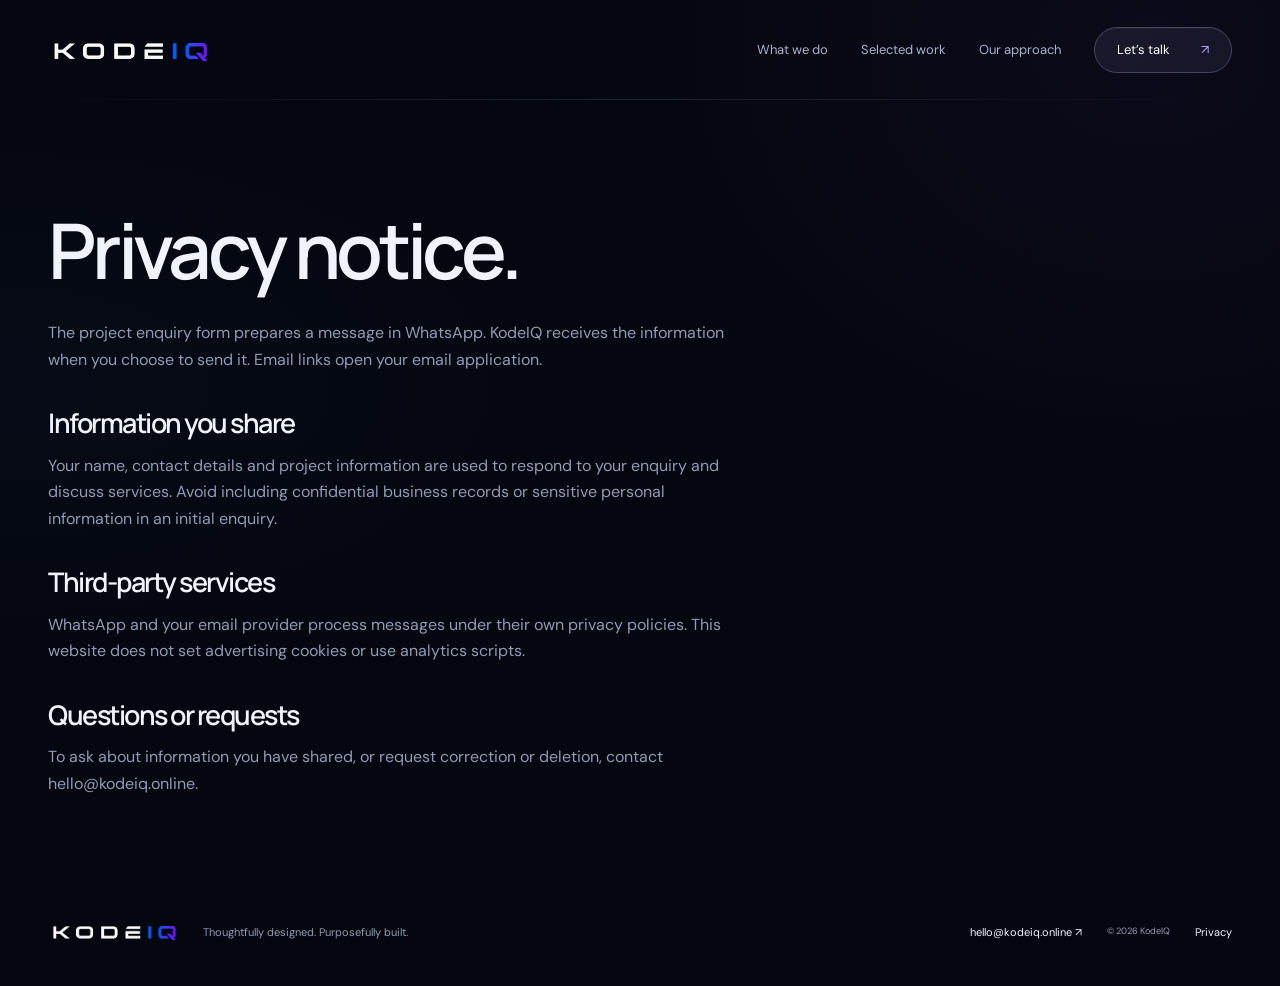
<file: privacy.html>
<!doctype html><html lang="en"><head><meta charset="utf-8"><meta name="viewport" content="width=device-width,initial-scale=1"><meta name="theme-color" content="#0d1516"><meta name="description" content="KodeIQ builds practical AI solutions, custom applications, websites and automation around your business."><title>Privacy | KodeIQ</title><link rel="icon" href="favicon.svg"><link rel="stylesheet" href="redesign.css"><script src="redesign.js" defer></script><link rel="stylesheet" href="futuristic.css"></head><body><a class="skip" href="#main">Skip to content</a><header class="nav wrap"><a class="brand" href="index.html" aria-label="KodeIQ home"><img class="wordmark" src="KodeIQ_Wordmark_Transparent.png" alt="KodeIQ" width="190" height="43"></a><button class="menu" aria-expanded="false" aria-controls="navigation">Menu ☰</button><nav id="navigation" aria-label="Main navigation"><a href="index.html#services">What we do</a><a href="index.html#work">Selected work</a><a href="index.html#process">Our approach</a><a class="nav-cta" href="index.html#contact">Let’s talk <span>↗</span></a></nav></header><main id="main" class="wrap detail"><h1>Privacy notice.</h1><div class="privacy-copy"><p>The project enquiry form prepares a message in WhatsApp. KodeIQ receives the information when you choose to send it. Email links open your email application.</p><h2>Information you share</h2><p>Your name, contact details and project information are used to respond to your enquiry and discuss services. Avoid including confidential business records or sensitive personal information in an initial enquiry.</p><h2>Third-party services</h2><p>WhatsApp and your email provider process messages under their own privacy policies. This website does not set advertising cookies or use analytics scripts.</p><h2>Questions or requests</h2><p>To ask about information you have shared, or request correction or deletion, contact <a href="mailto:hello@kodeiq.online">hello@kodeiq.online</a>.</p></div></main><footer class="wrap"><a class="brand" href="index.html" aria-label="KodeIQ home"><img class="wordmark" src="KodeIQ_Wordmark_Transparent.png" alt="KodeIQ" width="190" height="43"></a><p>Thoughtfully designed. Purposefully built.</p><a href="mailto:hello@kodeiq.online">hello@kodeiq.online ↗</a><small>© 2026 KodeIQ</small><a href="privacy.html">Privacy</a></footer></body></html>
</file>
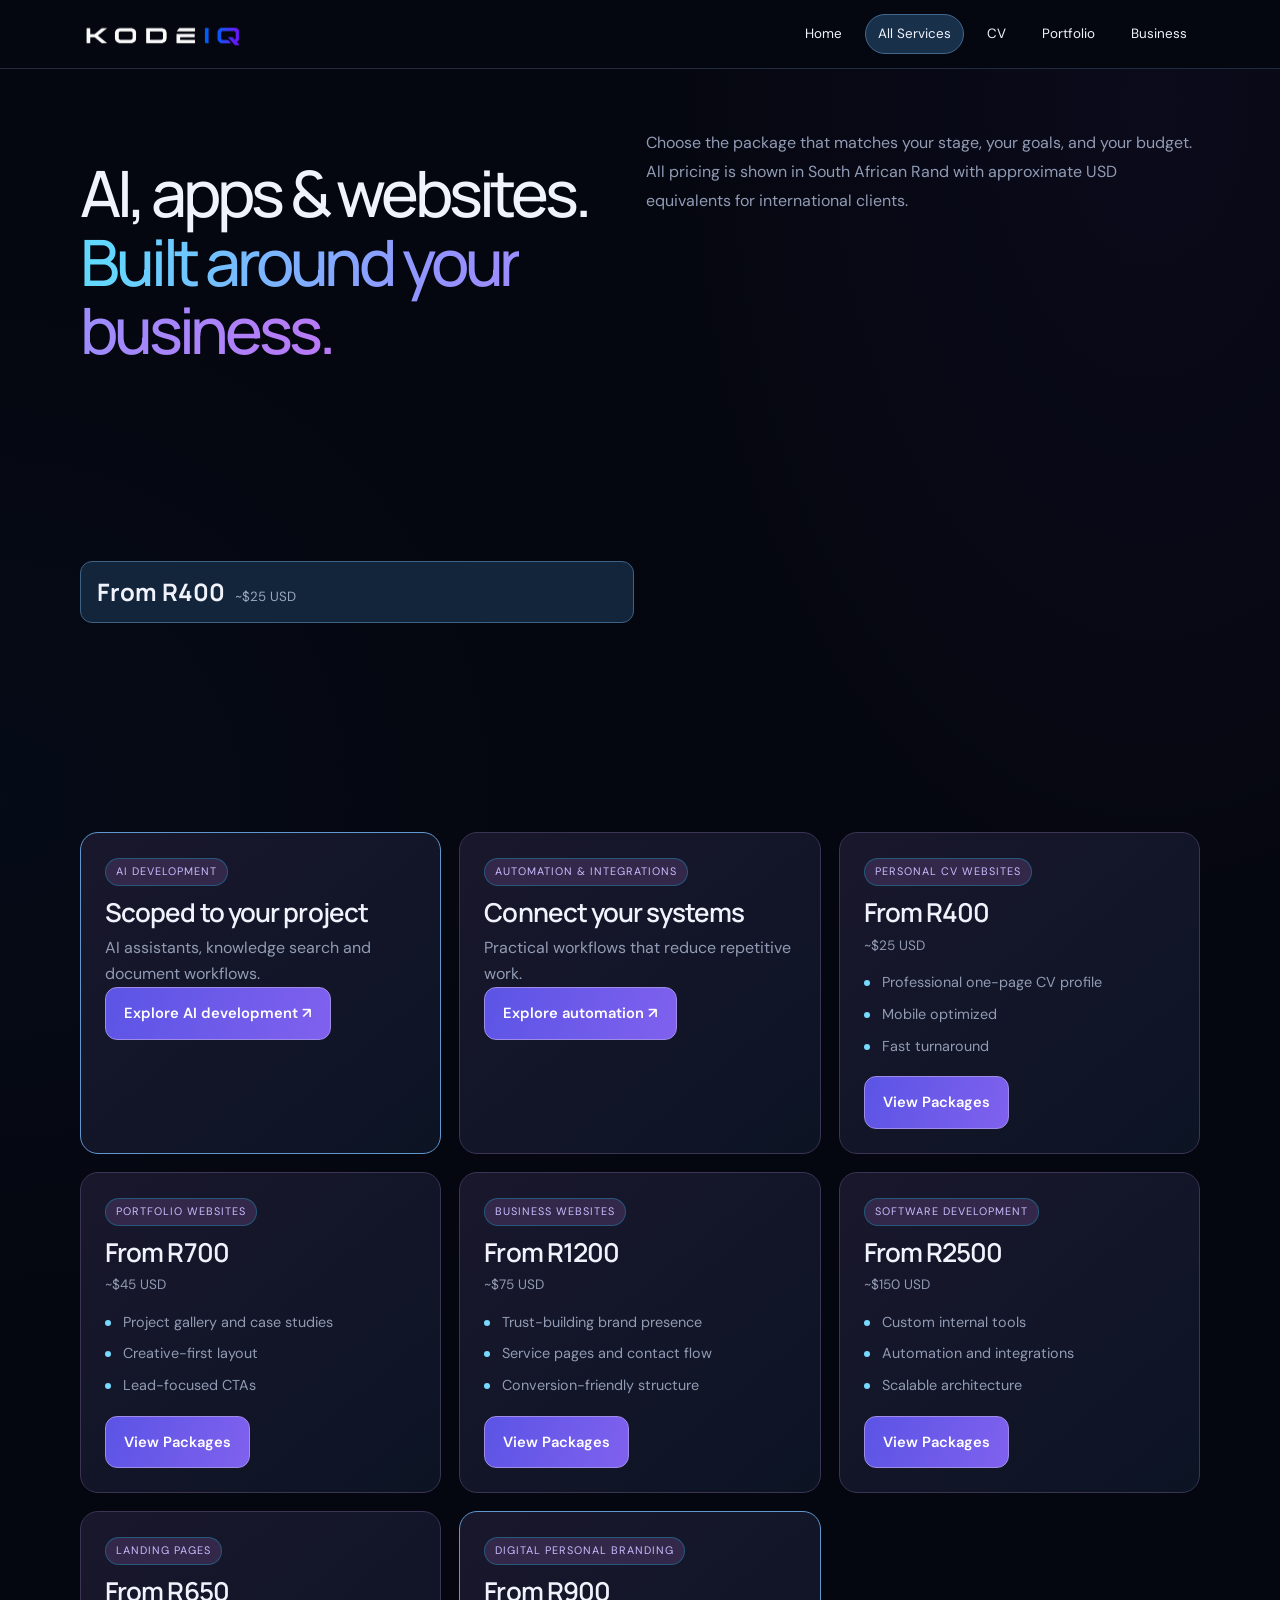
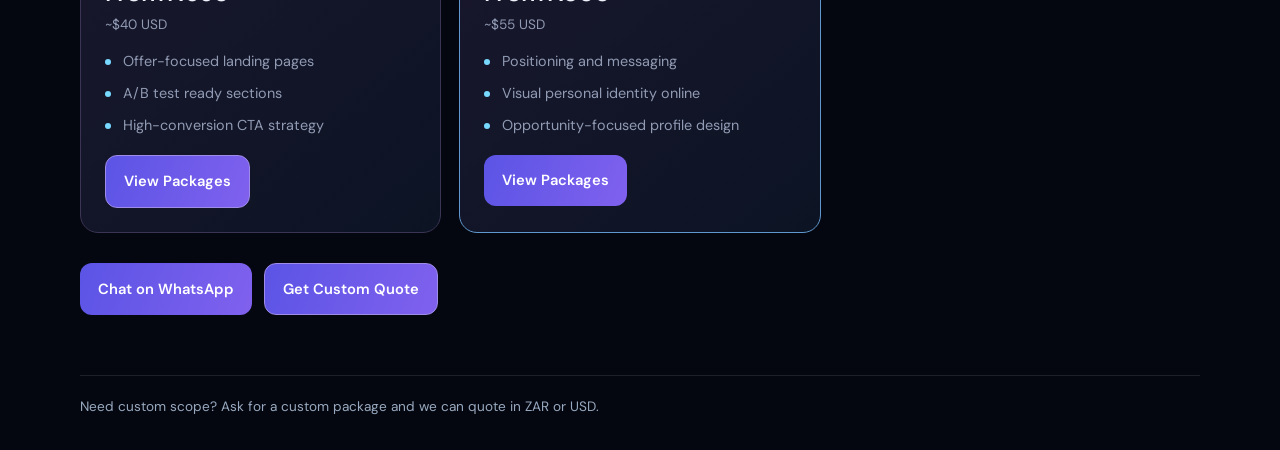
<file: services.html>
<!DOCTYPE html>
<html lang="en">
<head>
  <meta charset="UTF-8">
  <meta name="viewport" content="width=device-width, initial-scale=1.0">
  <title>KodeIQ Services & Pricing</title>
  <meta name="description" content="Browse all KodeIQ services with package pricing in ZAR and USD.">
  <link rel="preconnect" href="https://fonts.googleapis.com">
  <link rel="preconnect" href="https://fonts.gstatic.com" crossorigin>
  <link href="https://fonts.googleapis.com/css2?family=Sora:wght@400;600;700;800&family=Inter:wght@400;500;600&display=swap" rel="stylesheet">
  <link rel="stylesheet" href="service-pages.css">
  <link rel="icon" type="image/svg+xml" href="favicon.svg">
<link rel="stylesheet" href="redesign.css"><link rel="stylesheet" href="futuristic.css"></head>
<body>
  <header class="top-nav">
    <div class="container">
      <div class="brand"><a href="index.html">Kode<span class="accent">IQ</span></a></div>
      <nav class="nav-links">
        <a href="index.html">Home</a>
        <a class="active" href="services.html">All Services</a>
        <a href="cv-websites.html">CV</a>
        <a href="portfolio-websites.html">Portfolio</a>
        <a href="business-websites.html">Business</a>
      </nav>
    </div>
  </header>

  <main class="container">
    <section class="hero">
      <h1>AI, apps & websites.<br><span>Built around your business.</span></h1>
      <p>Choose the package that matches your stage, your goals, and your budget. All pricing is shown in South African Rand with approximate USD equivalents for international clients.</p>
      <div class="price-banner"><strong>From R400</strong><small>~$25 USD</small></div>
    </section>

    <section class="packages">
      <article class="package featured"><span class="pkg-badge">AI development</span><h3>Scoped to your project</h3><p>AI assistants, knowledge search and document workflows.</p><a class="btn btn-ghost" href="ai-development.html">Explore AI development ↗</a></article>
      <article class="package"><span class="pkg-badge">Automation & integrations</span><h3>Connect your systems</h3><p>Practical workflows that reduce repetitive work.</p><a class="btn btn-ghost" href="automation.html">Explore automation ↗</a></article>
      <article class="package">
        <span class="pkg-badge">Personal CV Websites</span>
        <h3>From R400</h3>
        <p class="pkg-usd">~$25 USD</p>
        <ul>
          <li>Professional one-page CV profile</li>
          <li>Mobile optimized</li>
          <li>Fast turnaround</li>
        </ul>
        <a class="btn btn-ghost" href="cv-websites.html">View Packages</a>
      </article>

      <article class="package">
        <span class="pkg-badge">Portfolio Websites</span>
        <h3>From R700</h3>
        <p class="pkg-usd">~$45 USD</p>
        <ul>
          <li>Project gallery and case studies</li>
          <li>Creative-first layout</li>
          <li>Lead-focused CTAs</li>
        </ul>
        <a class="btn btn-ghost" href="portfolio-websites.html">View Packages</a>
      </article>

      <article class="package">
        <span class="pkg-badge">Business Websites</span>
        <h3>From R1200</h3>
        <p class="pkg-usd">~$75 USD</p>
        <ul>
          <li>Trust-building brand presence</li>
          <li>Service pages and contact flow</li>
          <li>Conversion-friendly structure</li>
        </ul>
        <a class="btn btn-ghost" href="business-websites.html">View Packages</a>
      </article>

      <article class="package">
        <span class="pkg-badge">Software Development</span>
        <h3>From R2500</h3>
        <p class="pkg-usd">~$150 USD</p>
        <ul>
          <li>Custom internal tools</li>
          <li>Automation and integrations</li>
          <li>Scalable architecture</li>
        </ul>
        <a class="btn btn-ghost" href="software-development.html">View Packages</a>
      </article>

      <article class="package">
        <span class="pkg-badge">Landing Pages</span>
        <h3>From R650</h3>
        <p class="pkg-usd">~$40 USD</p>
        <ul>
          <li>Offer-focused landing pages</li>
          <li>A/B test ready sections</li>
          <li>High-conversion CTA strategy</li>
        </ul>
        <a class="btn btn-ghost" href="landing-pages.html">View Packages</a>
      </article>

      <article class="package featured">
        <span class="pkg-badge">Digital Personal Branding</span>
        <h3>From R900</h3>
        <p class="pkg-usd">~$55 USD</p>
        <ul>
          <li>Positioning and messaging</li>
          <li>Visual personal identity online</li>
          <li>Opportunity-focused profile design</li>
        </ul>
        <a class="btn btn-primary" href="personal-branding.html">View Packages</a>
      </article>
    </section>

    <div class="cta-row">
      <a class="btn btn-primary" href="https://wa.me/27826535019?text=Hi%20Gareth!%20I%20want%20help%20choosing%20the%20best%20package." target="_blank" rel="noopener">Chat on WhatsApp</a>
      <a class="btn btn-ghost" href="index.html#contact">Get Custom Quote</a>
    </div>

    <p class="footer-note">Need custom scope? Ask for a custom package and we can quote in ZAR or USD.</p>
  </main>
</body>
</html>
</file>
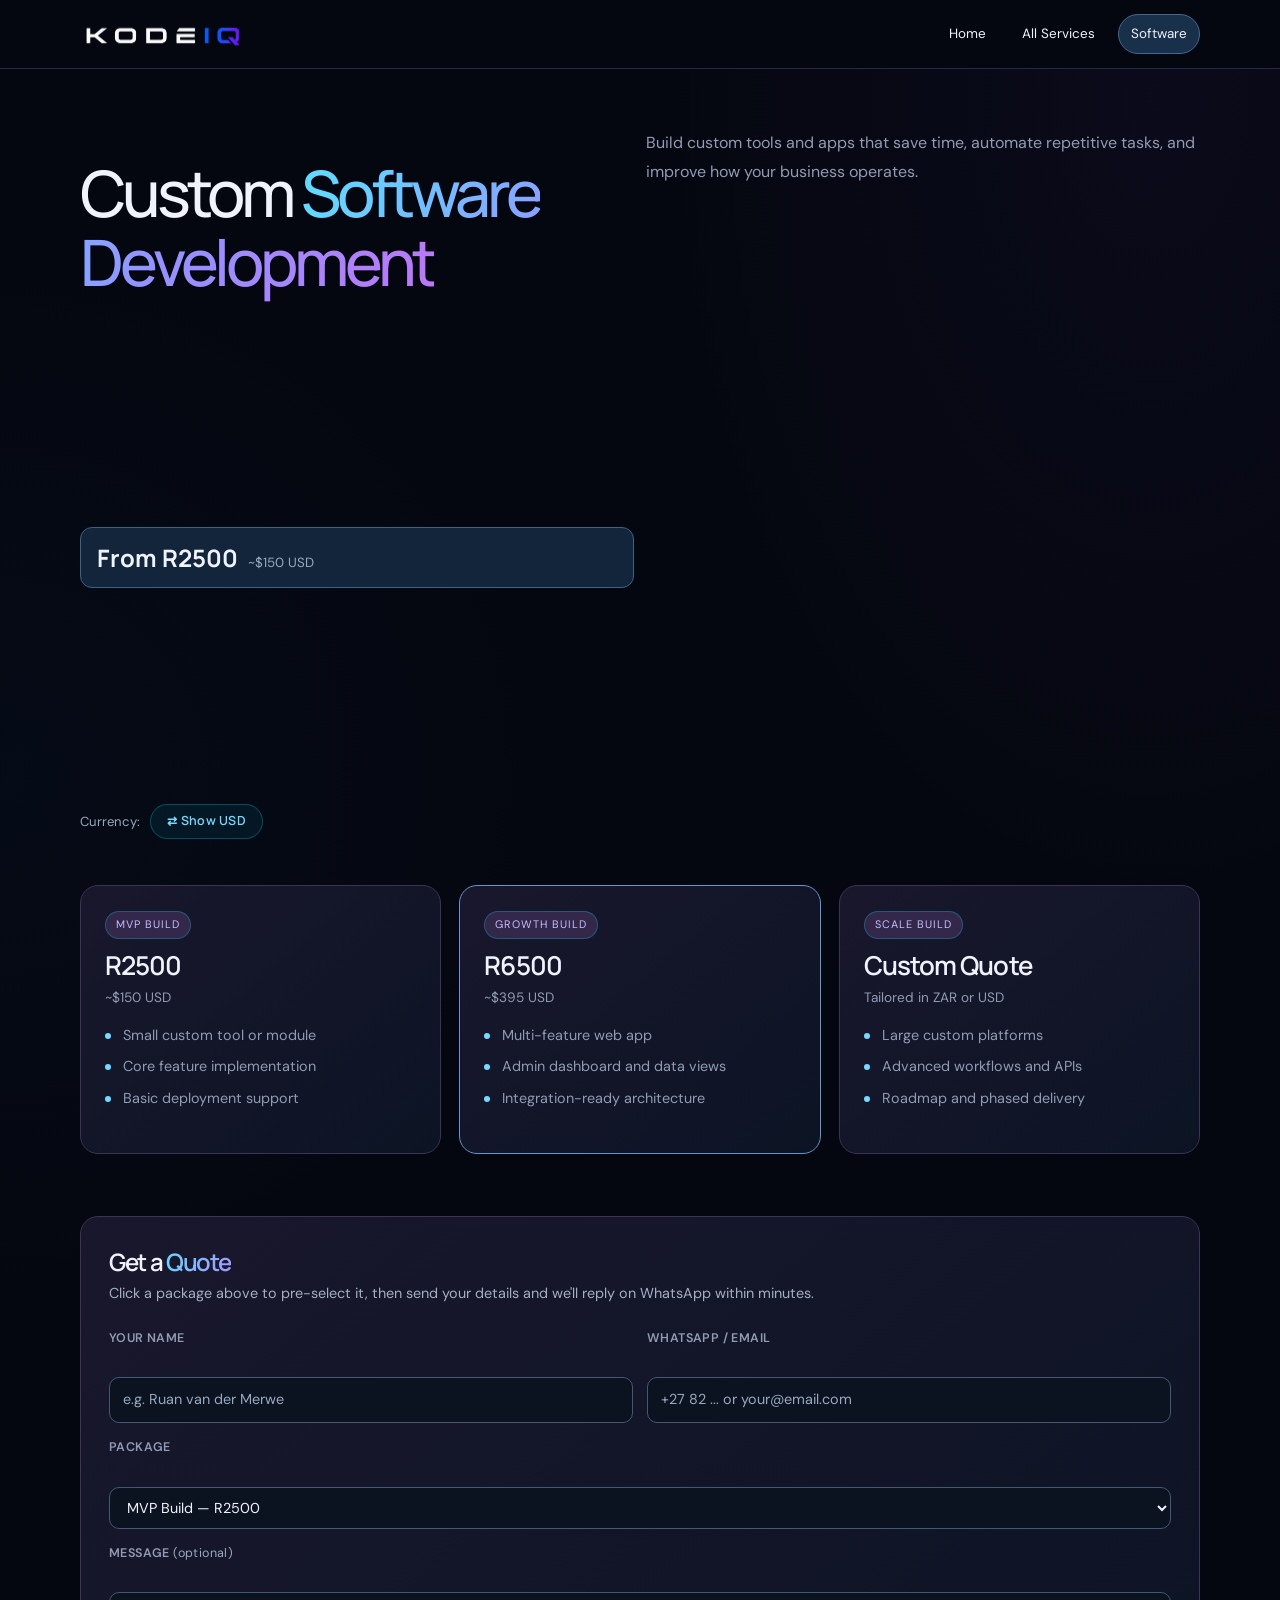
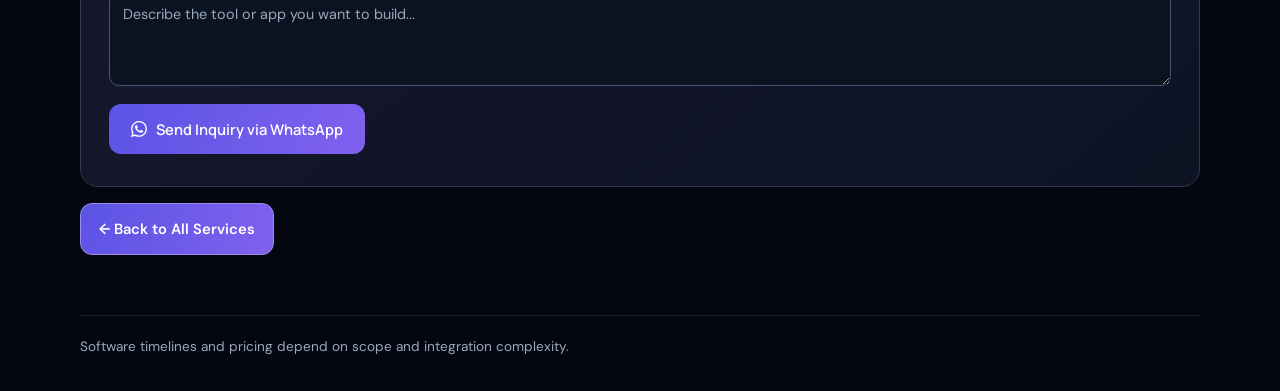
<file: software-development.html>
<!DOCTYPE html>
<html lang="en">
<head>
  <meta charset="UTF-8"><meta name="viewport" content="width=device-width, initial-scale=1.0">
  <title>Software Development Packages | KodeIQ</title>
  <link rel="preconnect" href="https://fonts.googleapis.com"><link rel="preconnect" href="https://fonts.gstatic.com" crossorigin>
  <link href="https://fonts.googleapis.com/css2?family=Sora:wght@400;600;700;800&family=Inter:wght@400;500;600&display=swap" rel="stylesheet">
  <link rel="stylesheet" href="service-pages.css">
  <link rel="icon" type="image/svg+xml" href="favicon.svg">
<link rel="stylesheet" href="redesign.css"><link rel="stylesheet" href="futuristic.css"></head>
<body>
  <header class="top-nav"><div class="container"><div class="brand"><a href="index.html">Kode<span class="accent">IQ</span></a></div><nav class="nav-links"><a href="index.html">Home</a><a href="services.html">All Services</a><a class="active" href="software-development.html">Software</a></nav></div></header>
  <main class="container">
    <section class="hero"><h1>Custom <span>Software Development</span></h1><p>Build custom tools and apps that save time, automate repetitive tasks, and improve how your business operates.</p><div class="price-banner"><strong>From R2500</strong><small>~$150 USD</small></div></section>
    <div class="currency-toggle-wrap"><span>Currency:</span><button id="currency-toggle">⇄ Show USD</button></div>
    <section class="packages">
      <article class="package"><span class="pkg-badge">MVP Build</span><h3 data-zar="R2500" data-usd="$150">R2500</h3><p class="pkg-usd">~$150 USD</p><ul><li>Small custom tool or module</li><li>Core feature implementation</li><li>Basic deployment support</li></ul></article>
      <article class="package featured"><span class="pkg-badge">Growth Build</span><h3 data-zar="R6500" data-usd="$395">R6500</h3><p class="pkg-usd">~$395 USD</p><ul><li>Multi-feature web app</li><li>Admin dashboard and data views</li><li>Integration-ready architecture</li></ul></article>
      <article class="package"><span class="pkg-badge">Scale Build</span><h3>Custom Quote</h3><p class="pkg-usd">Tailored in ZAR or USD</p><ul><li>Large custom platforms</li><li>Advanced workflows and APIs</li><li>Roadmap and phased delivery</li></ul></article>
    </section>
    <section class="inquiry-form" id="inquiry-section">
      <h2>Get a <span>Quote</span></h2>
      <p>Click a package above to pre-select it, then send your details and we'll reply on WhatsApp within minutes.</p>
      <form id="inquiry-form" novalidate>
        <div class="form-grid">
          <div class="form-row"><label for="f-name">Your Name</label><input id="f-name" name="name" type="text" placeholder="e.g. Ruan van der Merwe" autocomplete="name" required></div>
          <div class="form-row"><label for="f-contact">WhatsApp / Email</label><input id="f-contact" name="contact" type="text" placeholder="+27 82 ... or your@email.com" required></div>
          <div class="form-row full"><label for="f-package">Package</label><select id="f-package" name="package"><option value="MVP Build (R2500)">MVP Build — R2500</option><option value="Growth Build (R6500)">Growth Build — R6500</option><option value="Scale Build (Custom Quote)">Scale Build — Custom Quote</option></select></div>
          <div class="form-row full"><label for="f-msg">Message <span class="optional">(optional)</span></label><textarea id="f-msg" name="message" rows="3" placeholder="Describe the tool or app you want to build..."></textarea></div>
        </div>
        <button type="submit" class="btn-submit"><svg viewBox="0 0 24 24" fill="currentColor" width="16" height="16"><path d="M17.472 14.382c-.297-.149-1.758-.867-2.03-.967-.273-.099-.471-.148-.67.15-.197.297-.767.966-.94 1.164-.173.199-.347.223-.644.075-.297-.15-1.255-.463-2.39-1.475-.883-.788-1.48-1.761-1.653-2.059-.173-.297-.018-.458.13-.606.134-.133.298-.347.446-.52.149-.174.198-.298.298-.497.099-.198.05-.371-.025-.52-.075-.149-.669-1.612-.916-2.207-.242-.579-.487-.5-.669-.51-.173-.008-.371-.01-.57-.01-.198 0-.52.074-.792.372-.272.297-1.04 1.016-1.04 2.479 0 1.462 1.065 2.875 1.213 3.074.149.198 2.096 3.2 5.077 4.487.709.306 1.262.489 1.694.625.712.227 1.36.195 1.871.118.571-.085 1.758-.719 2.006-1.413.248-.694.248-1.289.173-1.413-.074-.124-.272-.198-.57-.347m-5.421 7.403h-.004a9.87 9.87 0 01-5.031-1.378l-.361-.214-3.741.982.998-3.648-.235-.374a9.86 9.86 0 01-1.51-5.26c.001-5.45 4.436-9.884 9.888-9.884 2.64 0 5.122 1.03 6.988 2.898a9.825 9.825 0 012.893 6.994c-.003 5.45-4.437 9.884-9.885 9.884m8.413-18.297A11.815 11.815 0 0012.05 0C5.495 0 .16 5.335.157 11.892c0 2.096.547 4.142 1.588 5.945L.057 24l6.305-1.654a11.882 11.882 0 005.683 1.448h.005c6.554 0 11.89-5.335 11.893-11.893a11.821 11.821 0 00-3.48-8.413z"/></svg> Send Inquiry via WhatsApp</button>
      </form>
    </section>
    <div class="cta-row"><a class="btn btn-ghost" href="services.html">← Back to All Services</a></div>
    <p class="footer-note">Software timelines and pricing depend on scope and integration complexity.</p>
  </main>
  <script src="service-pages.js"></script>
</body>
</html>
</file>
<file: redesign.css>
@import url('https://fonts.googleapis.com/css2?family=DM+Sans:wght@400;500;600;700&family=Manrope:wght@400;500;600;700;800&display=swap');
:root{--ink:#142125;--muted:#596565;--paper:#f5f6f0;--line:#d9ded6;--lime:#d5f782;--dark:#101c20;--fh:'Manrope',Arial,sans-serif;--fb:'DM Sans',Arial,sans-serif}*{box-sizing:border-box}html{scroll-behavior:smooth;scroll-padding-top:100px}body{margin:0;background:var(--paper);color:var(--ink);font:16px/1.65 var(--fb)}a{color:inherit;text-decoration:none}button,input,select,textarea{font:inherit}button,a,input,select,textarea{-webkit-tap-highlight-color:transparent}a:focus-visible,button:focus-visible{outline:3px solid #327b79;outline-offset:5px}a:hover{color:#487462}p{color:var(--muted)}h1,h2,h3{font-family:var(--fh);line-height:1.1;letter-spacing:-.055em;font-weight:600;margin:0}h1{font-size:clamp(55px,6.7vw,100px)}h2{font-size:clamp(37px,4.2vw,61px)}h3{font-size:26px;letter-spacing:-.035em}em{font-family:Georgia,serif;font-weight:400}p{margin:0}.wrap{width:min(1280px,calc(100% - 96px));margin:auto}.skip{position:absolute;top:-100px;padding:10px;background:white;z-index:10}.skip:focus{top:0}.nav{display:flex;align-items:center;justify-content:space-between;height:104px;border-bottom:1px solid var(--line)}.brand{display:flex;align-items:center;font:800 32px/1 var(--fh);letter-spacing:-1.8px;color:var(--ink)}.brand img{margin-right:10px}.brand span{font-weight:400}.brand sup{font:11px var(--fb);align-self:flex-start;margin:2px 0 0 5px;letter-spacing:0}.nav nav{display:flex;align-items:center;gap:35px;font-size:13px}.nav-cta{border:1px solid var(--ink);border-radius:7px;padding:11px 18px}.nav-cta span{margin-left:28px}.menu{display:none}.eyebrow{font:11px/1.5 var(--fb);font-weight:600;letter-spacing:.13em;display:block}.eyebrow i,.workflow-note i{display:inline-block;width:7px;height:7px;border-radius:50%;background:#4c7b61;margin-right:8px}.hero{padding-top:57px}.hero h1{margin:25px 0 30px}.hero h1 em{color:#617d65}.hero-bottom{display:flex;align-items:center;justify-content:space-between;margin-bottom:42px}.hero-bottom p{font-size:17px}.button{display:inline-flex;align-items:center;justify-content:space-between;gap:38px;padding:17px 24px;border-radius:6px;background:var(--ink);color:white;border:0;font-size:13px;font-weight:600;cursor:pointer;transition:background .2s,transform .2s}.button:hover{background:#345445;color:white;transform:translateY(-2px)}.hero-art{height:340px;background:#112329;border-radius:12px;position:relative;overflow:hidden;color:#e3eee7;background-image:radial-gradient(ellipse at 50% 110%,#406055 0,transparent 60%)}.art-grid{position:absolute;inset:0;background-image:linear-gradient(#a3c9b20b 1px,transparent 1px),linear-gradient(90deg,#a3c9b20b 1px,transparent 1px);background-size:43px 43px;mask-image:linear-gradient(transparent,#000)}.core{position:absolute;left:50%;top:46%;transform:translate(-50%,-50%);height:110px;width:110px;border:1px solid #90b6a35c;border-radius:26px;display:grid;place-items:center;background:#203c3e;box-shadow:0 0 70px #bfe5b31c}.orbit{position:absolute;border:1px solid #9ab3a42b;left:50%;top:46%;border-radius:50%;transform:translate(-50%,-50%) rotate(-16deg);width:720px;height:190px}.orbit-two{width:480px;height:280px;transform:translate(-50%,-50%) rotate(23deg)}.node{display:flex;align-items:center;gap:14px;border:1px solid #bfd8cb38;padding:15px 20px;position:absolute;background:#1a3034ed;backdrop-filter:blur(8px);border-radius:9px;font-size:10px;line-height:1.7;color:#93ada5;box-shadow:0 15px 35px #0002}.node b{font:30px var(--fh);color:var(--lime);font-weight:400}.node strong{font-weight:400;color:#edf5ed;font-size:13px}.n1{left:12%;top:53px}.n2{right:10%;top:64px}.n3{right:23%;bottom:56px}.art-caption{position:absolute;bottom:19px;left:24px;right:24px;display:flex;justify-content:space-between;font:9px monospace;letter-spacing:.08em;color:#9cb0a9}.hero-foot{display:flex;justify-content:space-between;font-size:11px;padding-top:18px;color:var(--muted)}.intro{padding:110px 0;display:grid;grid-template-columns:1fr 1.6fr;gap:23px 50px}.intro>.eyebrow{grid-column:1/-1}.intro p{max-width:430px;align-self:end;justify-self:end;font-size:16px}.intro h2{font-size:45px}.section-heading{display:flex;align-items:end;justify-content:space-between;margin-bottom:38px;gap:25px}.section-heading .eyebrow{margin-bottom:24px}.section-heading p{font-size:14px}.services{padding-bottom:100px}.service-grid{display:grid;grid-template-columns:repeat(3,1fr);gap:16px}.service{padding:27px;border:1px solid var(--line);border-radius:9px;background:#edf0e7;transition:background .2s}.service:hover{background:#e4ebdc}.service:nth-child(2){background:#e8eeec}.service:nth-child(3){background:#eaece5}.card-top{display:flex;justify-content:space-between;align-items:center;font-size:11px;margin-bottom:52px}.card-top a{font-size:23px;width:34px;height:34px;border-radius:50%;border:1px solid #c7cec3;text-align:center;line-height:30px}.service h3{font-size:31px;margin-bottom:20px}.service p{font-size:13px;line-height:1.8;min-height:96px}.tags{font-size:9px;letter-spacing:.015em;border-top:1px solid #cfd7ce;padding-top:19px;margin-top:26px}.web-service{display:flex;align-items:center;gap:28px;padding:30px 0;border-bottom:1px solid var(--line);margin-top:10px}.web-icon{font:26px Georgia;border:1px solid var(--line);border-radius:50%;min-width:65px;height:65px;display:grid;place-items:center}.web-service h3{font-size:20px;margin-bottom:9px}.web-service p{max-width:680px;font-size:13px}.text-link{font-size:12px;white-space:nowrap;margin-left:auto}.ai-section{background:var(--dark);padding:88px 0;color:#eff4e9}.ai-inner{display:grid;grid-template-columns:1fr 1fr;gap:95px;align-items:center}.ai-inner .eyebrow{color:#b3c5b8;margin-bottom:26px}.ai-inner h2{font-size:53px}.ai-inner h2 em{color:var(--lime)}.ai-inner p{font-size:14px;max-width:450px;margin:24px 0;color:#aabbb5}.light{background:var(--lime);color:var(--ink)}.workflow{border:1px solid #3d4a49;border-radius:12px;padding:25px;background:#17272b}.demo-label{font:9px monospace;letter-spacing:.07em;color:#a4bbb0;margin-bottom:27px}.flow-step{display:flex;align-items:center;gap:18px;padding:20px 13px;border-bottom:1px solid #384642}.flow-step>span{color:#afc8bb;font:14px monospace;width:24px}.flow-step strong{font-size:13px;font-weight:500}.flow-step p{font-size:11px;margin:4px 0 0}.flow-step b{margin-left:auto;font-weight:400;color:var(--lime)}.flow-step.active{background:#263f38;border-radius:6px;border:1px solid #566951}.workflow-note{font-size:10px;color:#adc0b2;margin-top:23px}.work{padding-top:105px;padding-bottom:90px}.project-grid{display:grid;grid-template-columns:repeat(3,1fr);gap:26px}.project-art{height:290px;border-radius:8px;overflow:hidden;padding:22px;position:relative;color:#25483f}.club{background:#dce5d8}.time{background:#dfe7ed;color:#244150}.event{background:#ebdfd3;color:#5d4035}.mock-label{font:8px monospace;letter-spacing:.12em}.mock-title{font:600 38px var(--fh);letter-spacing:-2px;margin-top:20px}.mock-title span{font:11px var(--fb);letter-spacing:0;display:block;margin-top:3px}.club-lines{margin-top:22px;border-top:1px solid #a0b5a5}.club-lines span{display:flex;justify-content:space-between;padding:7px 0;border-bottom:1px solid #bacbbd;font-size:11px}.club-lines b{font-weight:400}.project-art small{position:absolute;bottom:12px;font:7px monospace;letter-spacing:.08em;opacity:.7}.bars{display:flex;height:95px;align-items:end;gap:9px;margin:20px 0 0}.bars i{height:70%;background:#577e92;width:24px;border-radius:3px 3px 0 0}.bars i:nth-child(2n){height:90%;background:#93aebb}.bars i:nth-child(3n){height:50%}.ticket{border:1px solid #b59c87;border-radius:8px;margin-top:16px;padding:15px;font:10px var(--fb);transform:rotate(-4deg);background:#f3e9dd}.ticket strong{font:italic 34px Georgia}.ticket span{display:block;font:8px monospace;border-top:1px dashed #b59c87;padding-top:7px;margin-top:7px}.project-title{display:flex;justify-content:space-between;margin:23px 0 12px;align-items:center}.project-title h3{font-size:24px}.project-title a{font-size:24px}.project>p{font-size:13px;min-height:68px}.project-tag{font-size:10px;color:#65766b}.specialist{display:flex;align-items:center;gap:30px;border-top:1px solid var(--line);border-bottom:1px solid var(--line);padding:23px 0;margin-top:43px;font-size:12px}.specialist>span{font-size:9px;letter-spacing:.1em}.specialist b{padding:0 10px;font-weight:400}.process{padding-bottom:100px}.steps{display:grid;grid-template-columns:repeat(4,1fr);gap:35px}.steps article{border-top:1px solid #b9c6b8;padding-top:20px}.steps span{font:12px monospace;color:#5d765e}.steps h3{font-size:23px;margin:26px 0 15px}.steps p{font-size:13px}.contact{background:#e8edde;padding:85px 0}.contact-inner{display:grid;grid-template-columns:1fr 1fr;gap:100px}.contact .eyebrow{margin-bottom:27px}.contact h2{font-size:65px}.contact h2 em{color:#61764d}.contact p{font-size:14px;max-width:350px;margin-top:25px}.email{display:block;margin:28px 0 12px;font-size:18px}.whatsapp{font-size:12px;text-decoration:underline;text-underline-offset:5px}form label{display:block;font-size:12px;margin-bottom:23px}form input,form select,form textarea{display:block;width:100%;background:transparent;color:var(--ink);border:0;border-bottom:1px solid #b7c4b0;padding:12px 0;border-radius:0;font-size:13px}form textarea{resize:vertical;min-height:90px}form input:focus,form select:focus,form textarea:focus{outline:2px solid #617d65;outline-offset:4px}form .button{width:100%}.contact .form-note{font-size:10px;max-width:none;margin-top:15px}.form-note a{text-decoration:underline}footer.wrap{padding:42px 0;display:flex;flex-wrap:wrap;align-items:center;gap:25px;font-size:11px}footer p{margin-right:auto}footer small{width:auto;color:var(--muted)}footer .brand{font-size:27px}.detail{padding:80px 0}.detail h1{margin:28px 0;font-size:clamp(45px,6vw,80px)}.detail-lead{font-size:20px;max-width:620px}.detail-grid{display:grid;grid-template-columns:1fr 1fr;gap:25px;margin:60px 0}.detail-grid article{border-top:1px solid var(--line);padding:25px 0}.detail-grid h2{font-size:26px;letter-spacing:-.03em;margin-bottom:16px}.detail-cta{padding:45px;background:#e8edde;border-radius:10px}.detail-cta h2{font-size:38px}.detail-cta p{margin:18px 0}.privacy-copy{max-width:700px}.privacy-copy h2{font-size:27px;margin:35px 0 15px}
/* Retained service pages share the new palette and typography. */
.top-nav{background:var(--paper);border-bottom:1px solid var(--line)}.top-nav .brand a{color:var(--ink)}.top-nav .accent,.container .hero h1 span,.inquiry-form h2 span{color:#57744d}.container .hero{padding:60px 0 30px;text-align:left}.container .hero h1{font-size:clamp(40px,5vw,64px);color:var(--ink)}.container .hero p{color:var(--muted)}.package,.inquiry-form,.service-card{background:#e9eee3!important;border:1px solid var(--line)!important;box-shadow:none!important;color:var(--ink)}.package.featured{border-color:#6e8864!important}.package h3,.service-card h3,.inquiry-form h2{color:var(--ink)!important}.package ul li,.package p,.service-card p,.form-row label{color:var(--muted)!important}.price-banner{background:#e2ebd9!important;border-color:#bdcbb6!important;color:var(--ink)!important}.price-banner strong{color:var(--ink)!important}.form-row input,.form-row select,.form-row textarea{background:var(--paper)!important;color:var(--ink)!important;border-color:#b7c4b0!important}.btn-submit,.container .btn{background:var(--ink)!important;color:white!important;border-color:var(--ink)!important;box-shadow:none!important}.pkg-badge{background:#d3dfc7!important;color:var(--ink)!important}
@media(min-width:1600px){.hero-art{height:380px}}@media(max-width:1000px){.wrap{width:calc(100% - 48px)}.nav nav{gap:20px}.ai-inner,.contact-inner{gap:45px}.service{padding:22px}.service h3{font-size:27px}.card-top{margin-bottom:35px}.tags{font-size:8px}.intro{gap:25px}.intro h2{font-size:39px}.project-art{height:270px;padding:18px}.mock-title{font-size:32px}.specialist{display:block}.specialist p{margin-top:10px}.contact h2{font-size:58px}.n1{left:5%}.n2{right:5%}.n3{right:15%}}
@media(max-width:720px){.wrap{width:calc(100% - 40px)}.nav{height:80px}.brand{font-size:28px}.menu{display:block;background:transparent;border:1px solid #bac4b5;border-radius:5px;padding:7px 12px;font-size:12px}.nav nav{display:none;position:absolute;top:79px;left:0;right:0;background:var(--paper);padding:25px;z-index:5;border-bottom:1px solid var(--line)}.nav nav.open{display:flex;flex-direction:column;align-items:stretch}.hero{padding-top:35px}.eyebrow{font-size:9px}.hero h1{font-size:clamp(45px,9.5vw,68px);margin-top:25px}.hero-bottom{display:block;margin-bottom:28px}.hero-bottom p{font-size:14px}.hero-bottom .button{margin-top:24px}.hero-art{height:350px}.core{top:48%;height:80px;width:80px;border-radius:20px}.core img{width:44px;height:48px}.node{padding:10px 13px;gap:10px}.node strong{font-size:10px}.node span{font-size:8px}.node b{font-size:23px}.n1{top:24px;left:7%}.n2{top:155px;right:4%}.n3{bottom:40px;right:32%}.orbit-one{width:450px;height:150px}.orbit-two{width:240px;height:300px}.art-caption{font-size:6px;left:15px;right:15px;bottom:14px}.hero-foot{font-size:9px;gap:15px}.intro{padding:70px 0;display:block}.intro h2{font-size:36px;margin:22px 0}.intro p{font-size:14px;max-width:100%}.section-heading{display:block;margin-bottom:28px}.section-heading h2{font-size:42px}.section-heading p{margin-top:20px;font-size:13px}.section-heading .eyebrow{margin-bottom:18px}.service-grid,.project-grid,.ai-inner,.contact-inner{grid-template-columns:1fr}.service h3{font-size:34px}.service p{min-height:0;font-size:14px}.tags{font-size:9px}.card-top{margin-bottom:32px}.service{padding:26px}.web-service{flex-wrap:wrap;gap:18px}.web-service>div{flex:1;min-width:200px}.text-link{margin-left:0}.web-icon{min-width:50px;height:50px;font-size:21px}.web-service h3{font-size:19px}.services{padding-bottom:65px}.ai-section{padding:60px 0}.ai-inner h2{font-size:43px}.ai-inner{gap:38px}.work{padding-top:65px;padding-bottom:60px}.project-grid{gap:38px}.project-art{height:310px;padding:25px}.mock-title{font-size:42px}.club-lines{margin-top:35px}.club-lines span{padding:9px 0}.bars{height:100px;margin-top:25px}.ticket{margin-top:22px}.project>p{min-height:0}.project-tag{display:block;margin-top:14px}.specialist p{font-size:11px}.specialist b{padding:0 4px}.steps{grid-template-columns:1fr 1fr;gap:30px 20px}.steps h3{font-size:22px;margin-top:18px}.process{padding-bottom:60px}.contact{padding:60px 0}.contact-inner{gap:45px}.contact h2{font-size:56px}footer.wrap{gap:20px}footer p{width:65%;font-size:10px}footer>a:not(.brand){font-size:10px}.detail{padding:50px 0}.detail-grid{grid-template-columns:1fr;margin:35px 0}.detail-cta{padding:25px}.detail-cta h2{font-size:31px}}
@media(prefers-reduced-motion:reduce){html{scroll-behavior:auto}*{animation:none!important;transition:none!important}}
:root{--tx1:#142125;--tx2:#596565;--tx3:#677164;--blue:#547346;--grad:linear-gradient(120deg,#506b44,#294d49)}
.top-nav .brand a{font-size:27px;gap:0;letter-spacing:-1.5px}.top-nav .brand a::before{width:27px;height:30px;flex-basis:27px;background-image:url('logo.svg');margin-right:9px;filter:none}.top-nav .brand a::after{display:none}.top-nav .brand .accent{font-size:27px}.container .hero h1 span{background:none;-webkit-text-fill-color:currentColor}.top-nav .nav-links a{color:var(--ink)}
/* Dark KodeIQ palette */
:root{color-scheme:dark;--ink:#edf2f9;--muted:#a4b0c2;--paper:#080c14;--line:#253044;--lime:#78d9ff;--dark:#0c1320;--tx1:#edf2f9;--tx2:#a4b0c2;--tx3:#98a9bf;--blue:#78d9ff;--grad:linear-gradient(120deg,#64d8ff,#a594ff)}
body{background:var(--paper)}a:hover{color:#78d9ff}.skip{background:#111b2b;color:#edf2f9}a:focus-visible,button:focus-visible{outline-color:#78d9ff}.hero h1 em,.contact h2 em{color:#8abfff}.eyebrow i,.workflow-note i{background:#78d9ff}.nav-cta{border-color:#52627a}.menu{color:var(--ink);border-color:#52627a}.button,.light{background:#8bcfff;color:#07101b}.button:hover,.light:hover{background:#b3e3ff;color:#07101b}.hero-art{background-color:#0e1728;background-image:radial-gradient(ellipse at 50% 110%,#263b66 0,transparent 65%);border:1px solid #263a55}.core{background:#172842;border-color:#6b92c65c;box-shadow:0 0 75px #5e8cff24}.node{background:#142239ed;border-color:#54739b55;color:#a5b9d4}.node strong{color:#eff5ff}.orbit{border-color:#90b5eb2b}.art-grid{background-image:linear-gradient(#9fbfff0b 1px,transparent 1px),linear-gradient(90deg,#9fbfff0b 1px,transparent 1px)}.art-caption{color:#a6b9d2}.service,.service:nth-child(2),.service:nth-child(3){background:#101826;border-color:#29364a}.service:hover{background:#172337}.card-top a{border-color:#40516b}.tags{border-color:#2b3b51;color:#a8bad2}.ai-section{background:#0c1423;border-block:1px solid #263247}.ai-inner .eyebrow{color:#9eb7d5}.ai-inner p{color:#a6b6cd}.workflow{background:#111f32;border-color:#354863}.demo-label{color:#a7bddb}.flow-step{border-color:#31415a}.flow-step>span{color:#a9c4e6}.flow-step.active{background:#1d3350;border-color:#4d729f}.workflow-note{color:#acc3df}.project-tag{color:#a8bad2}.club{background:#142d30;color:#c3e8df}.time{background:#172b46;color:#c6deff}.event{background:#32263e;color:#ead2fa}.club-lines{border-color:#507a70}.club-lines span{border-color:#375c54}.bars i{background:#6396d0}.bars i:nth-child(2n){background:#375b86}.ticket{background:#493455;border-color:#9476a4}.ticket span{border-color:#9476a4}.steps article{border-color:#354862}.steps span{color:#8abfff}.contact,.detail-cta{background:#101c2d}.contact{border-block:1px solid #293b52}form input,form select,form textarea{border-color:#4c5e78;color:var(--ink)}form select option{background:#101c2d;color:var(--ink)}form input:focus,form select:focus,form textarea:focus{outline-color:#8bcfff}input::placeholder,textarea::placeholder{color:#8b9cb4;opacity:1}.package,.inquiry-form,.service-card{background:#101826!important;border-color:#29364a!important}.package.featured{border-color:#6098ce!important}.price-banner{background:#13253a!important;border-color:#3f6183!important}.pkg-badge{background:#19324d!important;color:#c6e4ff!important}.form-row input,.form-row select,.form-row textarea{background:#0b1320!important;color:var(--ink)!important;border-color:#425873!important}.btn-submit,.container .btn{background:#8bcfff!important;color:#07101b!important;border-color:#8bcfff!important}.container .hero h1 span,.inquiry-form h2 span,.top-nav .accent{color:#8abfff}.top-nav .nav-links a.active,.top-nav .nav-links a:hover{background:#19304a;border-color:#42688f}.top-nav .brand a{color:var(--ink)}
</file>
<file: futuristic.css>
/* KodeIQ / orbital interface */
:root{--paper:#050710;--dark:#080b18;--ink:#f0f2fc;--muted:#919bb4;--line:#242a40;--lime:#7ee4ff;--accent:#8d78ff;--fh:'Manrope',Arial,sans-serif}
body{background:#050710;background-image:radial-gradient(ellipse at 90% 5%,#31226420,transparent 30%),radial-gradient(ellipse at 0% 39%,#003c6b13,transparent 30%)}.wrap{width:min(1320px,calc(100% - 96px))}.nav{height:100px;border:0;position:relative;z-index:3}.nav::after{content:'';position:absolute;bottom:0;left:0;right:0;height:1px;background:linear-gradient(90deg,transparent,#46507065,transparent)}.brand .wordmark{display:block;width:162px;height:auto;margin:0;object-fit:contain}.nav nav{gap:33px;color:#abb3cb}.nav nav>a:hover{color:white}.nav-cta{border-color:#47455e;background:linear-gradient(120deg,#33304b65,#151626);border-radius:30px;padding:11px 22px;color:white;box-shadow:inset 0 1px #ffffff0c}.nav-cta span{color:#b3a4ff}.hero{min-height:735px;display:grid;grid-template-columns:1fr 1fr;position:relative;padding-top:68px;column-gap:12px;align-items:start}.hero-copy{position:relative;z-index:2;pointer-events:none}.hero-copy a{pointer-events:auto}.eyebrow{font-size:9px;letter-spacing:.17em;color:#a8b3ce}.eyebrow i{width:5px;height:5px;box-shadow:0 0 12px #7bdfff}.hero h1{font-size:clamp(54px,5.7vw,86px);line-height:1.07;letter-spacing:-.065em;font-weight:500;margin:30px 0 25px}.hero h1>span:not(.period){background:linear-gradient(110deg,#62d8ff 5%,#9393ff 52%,#bb78f6);background-clip:text;-webkit-text-fill-color:transparent}.hero h1 .period{color:#9e8aff}.hero-lead{font-size:15px;line-height:1.9;max-width:450px;color:#9ba6c0}.hero-actions{display:flex;align-items:center;gap:25px;margin-top:31px}.button{border-radius:30px;padding:15px 23px;color:white;background:linear-gradient(110deg,#5b54e5,#8061ee);box-shadow:0 0 32px #7260ff27,inset 0 1px #ffffff40;gap:28px;font-size:12px;border:1px solid #a193ff70}.button:hover{background:linear-gradient(110deg,#746af6,#9775ff);color:white;box-shadow:0 0 45px #7260ff45;transform:translateY(-3px)}.secondary-action{font-size:11px;color:#c3c9da;display:flex;gap:9px;align-items:center;white-space:nowrap}.secondary-action>span{font-size:8px;display:grid;place-items:center;width:25px;height:25px;border:1px solid #34384f;border-radius:50%}.hero-proof{display:flex;align-items:center;gap:13px;font:7px monospace;letter-spacing:.12em;color:#8a94ae;margin-top:45px}.hero-proof b{color:#5f597f;font-size:13px}.hero-art{position:relative;min-width:0;height:570px;margin:-28px -25px 0 -30px;border:0;background:none;overflow:visible;isolation:isolate;border-radius:0;perspective:1000px;transition:filter .6s}.hero-art[data-scene="apps"]{filter:hue-rotate(27deg)}.hero-art[data-scene="automation"]{filter:hue-rotate(-30deg)}.star-field{position:absolute;inset:0;background-image:radial-gradient(circle,#b9b8ff 1px,transparent 1.5px),radial-gradient(circle,#536d9a .8px,transparent 1.2px);background-size:107px 113px,67px 83px;background-position:35px 22px,1px 60px;mask-image:radial-gradient(ellipse,#000,transparent 70%);opacity:.5}.halo{position:absolute;left:50%;top:47%;border-radius:50%;pointer-events:none;transform:translate(-50%,-50%)}.halo-one{height:440px;width:440px;background:radial-gradient(circle,#5546bd32,transparent 66%);filter:blur(20px)}.halo-two{height:250px;width:250px;box-shadow:0 0 80px #4039cf30,inset 0 0 50px #5361ee19;background:radial-gradient(circle at 30% 20%,#7664ff12,transparent 70%);border:1px solid #8777ff20}.core{left:50%;top:47%;width:230px;height:230px;background:transparent;border:0;box-shadow:none;border-radius:50%;transform:translate(-50%,-50%);animation:coreFloat 7s ease-in-out infinite}.core img{position:relative;width:200px;height:200px;filter:drop-shadow(0 0 25px #6343ee60);z-index:1}.core-glass{position:absolute;inset:8px;border-radius:50%;border:1px solid #9591ff33;background:radial-gradient(circle at 28% 24%,#c6d6ff16,transparent 50%),linear-gradient(150deg,#09112099,#21144355);box-shadow:inset 0 0 35px #4c5fdd1a,0 18px 70px #0008}.orbit{left:50%;top:47%;width:475px;height:260px;border:1px solid #7175cb45;transform:translate(-50%,-50%) rotate(-26deg);border-radius:50%;box-shadow:0 0 12px #5563f50c;pointer-events:none}.orbit-one::after,.orbit-two::after{content:'';position:absolute;left:19%;top:7%;width:7px;height:7px;background:#94c5ff;border-radius:50%;box-shadow:0 0 18px #68a6ff,0 0 4px #fff}.orbit-two{width:410px;height:380px;transform:translate(-50%,-50%) rotate(37deg);border-color:#6872b528}.orbit-two::after{left:80%;top:13%;background:#b091ff;box-shadow:0 0 18px #9a6dff}.orbit-three{width:530px;height:160px;transform:translate(-50%,-50%) rotate(32deg);border-style:dashed;border-color:#6a78a52b}.floating-label{position:absolute;top:21px;left:47%;font:7px monospace;letter-spacing:.14em;color:#8898c2;transform:rotate(-5deg)}.floating-label i{display:inline-block;width:4px;height:4px;background:#87afff;border-radius:50%;margin-right:7px;box-shadow:0 0 8px #87afff}.node{background:linear-gradient(125deg,#29324d99,#111527d9);border:1px solid #737eaa45;box-shadow:inset 0 1px #ffffff12,0 15px 40px #0007;backdrop-filter:blur(18px);border-radius:12px;gap:12px;padding:14px 16px;z-index:2;animation:floatPanel 6s ease-in-out infinite}.node b{width:33px;height:33px;display:grid;place-items:center;background:#7886ff14;border:1px solid #8b9fff22;border-radius:9px;font-size:23px;color:#99b4ff}.node span{font-size:8px;letter-spacing:.025em;color:#9ba9c6}.node strong{display:block;font-size:10px;font-weight:500;margin-top:3px;color:#edf3ff}.n1{left:-4%;top:85px;transform:rotate(-6deg)}.n2{right:-3%;top:280px;transform:rotate(5deg);animation-delay:-2s}.n3{left:3%;right:auto;bottom:85px;transform:rotate(-3deg);animation-delay:-4s;padding:12px 15px}.n3 b{border:0;background:none;font-size:18px}.tiny-wave{color:#a99bff;font:16px monospace;letter-spacing:1px;font-style:normal}.status-dot{width:6px;height:6px;border-radius:50%;background:#81dfd0;box-shadow:0 0 12px #81dfd0}.orbital-coordinate{position:absolute;font:6px/1.8 monospace;color:#6b789c;letter-spacing:.1em}.coordinate-one{left:3%;top:240px}.coordinate-two{right:1%;top:180px;text-align:right}.scene-tabs{position:absolute;bottom:14px;left:50%;transform:translateX(-50%);display:flex;gap:4px;padding:5px;background:#0c1123bd;backdrop-filter:blur(10px);border:1px solid #3a42614d;border-radius:30px;white-space:nowrap}.scene-tab{border:0;background:transparent;border-radius:25px;padding:9px 12px;font:9px var(--fb);color:#858fae;cursor:pointer;transition:background .25s,color .25s}.scene-tab.active{background:#292940;color:#cec6ff;box-shadow:inset 0 1px #ffffff12}.scene-tab:hover{color:white}.hero-foot{grid-column:1/-1;border-top:1px solid #282c4266;font:7px monospace;letter-spacing:.12em;padding:24px 0 0;margin-top:10px;align-items:center}.hero-foot a{display:flex;align-items:center;gap:30px}.hero-foot a>span{font:18px var(--fb);color:#ad9aff}.intro{padding:95px 0 100px;position:relative}.intro h2{font-size:49px}.intro h2 em{font-family:var(--fh);font-style:normal;color:#9894c9}.intro p{font-size:14px;line-height:1.9}.section-heading h2{font-weight:500;letter-spacing:-.055em}.section-heading .eyebrow{color:#a79be3}.section-heading p{color:#8590aa;font-size:12px}.service-grid{gap:20px}.service,.service:nth-child(2),.service:nth-child(3){position:relative;overflow:hidden;background:linear-gradient(140deg,#15172c,#0b101e 70%);border:1px solid #33334b;border-radius:20px;padding:25px}.service::before{content:'';position:absolute;width:230px;height:150px;background:#7958fa15;filter:blur(55px);top:-80px;right:-70px;pointer-events:none}.service:hover{background:linear-gradient(140deg,#1d1d37,#101729);border-color:#7565b6;transform:translateY(-5px);box-shadow:0 20px 65px #0004}.service{transition:transform .3s,border-color .3s,box-shadow .3s}.card-top{margin-bottom:5px;font-size:9px;color:#adb4cf}.card-top a{border-color:#48415d;background:#28203955;border-radius:9px;font-size:19px}.service h3{font-size:29px;margin-top:16px;font-weight:500}.service p{font-size:12px;color:#8e9ab5}.tags{border-color:#303046;color:#a29abf;font-size:8px}.service-visual{height:130px;position:relative;margin:15px -5px 20px;display:flex;align-items:center;justify-content:center;isolation:isolate}.service-visual::before{content:'';position:absolute;inset:0;background:radial-gradient(ellipse,#7355df1c,transparent 65%);z-index:-1}.visual-dot{width:62px;height:62px;border:1px solid #8c7ad685;background:linear-gradient(145deg,#333151,#131a30);box-shadow:0 0 35px #8655ff25;display:grid;place-items:center;border-radius:17px;font-size:31px;color:#c3b8ff;z-index:1}.visual-caption{position:absolute;bottom:0;font:6px monospace;letter-spacing:.14em;color:#686c96}.neural-line{height:1px;background:linear-gradient(90deg,transparent,#9a78e6);position:absolute;top:50%;left:12%;width:35%}.neural-line.l2{transform:rotate(-25deg);left:50%;width:35%;transform-origin:left}.neural-line.l3{transform:rotate(28deg);left:50%;width:35%;transform-origin:left}.neuron{position:absolute;width:11px;height:11px;border:1px solid #8984cf;background:#423377;border-radius:50%;box-shadow:0 0 15px #8272dc50}.neuron.a{left:12%;top:47%}.neuron.b{right:14%;top:21%}.neuron.c{right:14%;bottom:20%}.mini-window{width:150px;height:87px;border:1px solid #6968a65e;border-radius:7px;background:#161f37;transform:rotate(-7deg);box-shadow:0 12px 30px #0005}.mini-toolbar{height:17px;border-bottom:1px solid #41466c;font:5px monospace;color:#7f7cbe;padding:4px 8px}.mini-toolbar span{float:right;color:#8da6c6}.mini-layout{display:flex;gap:10px;padding:10px}.mini-layout>i{height:42px;width:20px;background:#313054;border-radius:3px}.mini-layout>div{flex:1;display:flex;flex-wrap:wrap;gap:5px}.mini-layout b{width:44%;height:15px;background:linear-gradient(120deg,#4e4589,#32476b);border-radius:2px}.mini-layout div>span{width:94%;height:22px;border-radius:3px;background:linear-gradient(120deg,#3b375c,#25354e)}.mini-phone{position:absolute;width:36px;height:66px;left:65%;top:40px;border:1px solid #9094c1;border-radius:7px;background:#151d32;transform:rotate(8deg);box-shadow:0 8px 25px #0008;display:grid;place-items:center}.mini-phone i{position:absolute;top:4px;width:10px;height:2px;border-radius:3px;background:#72749b}.mini-phone b{font-size:19px;color:#a1acff}.flow-token{height:38px;width:38px;border:1px solid #655c9a88;border-radius:10px;background:#252440;display:grid;place-items:center;font-size:19px;color:#c2acff}.flow-token.central{height:54px;width:54px;background:#342d5a;box-shadow:0 0 30px #8d64f02a}.automation-visual>i{width:36px;height:1px;background:linear-gradient(90deg,#756fa0,#ae8bff);position:relative}.automation-visual>i::after{content:'';width:4px;height:4px;border-radius:50%;position:absolute;background:#c3a6ff;top:-1px;animation:dataPacket 3s linear infinite;box-shadow:0 0 8px #b9a3ff}.web-service{border-color:#2c2a42}.web-icon{border-color:#484160;color:#bbb1e7}.web-service h3{font-weight:500}.ai-section{background:radial-gradient(ellipse at 0% 60%,#39265c22,transparent 55%),#080b17;border-color:#2a263e}.ai-inner h2 em{font-family:var(--fh);font-style:normal;background:linear-gradient(100deg,#a18aff,#76c7ff);background-clip:text;-webkit-text-fill-color:transparent}.workflow{border-radius:20px;background:linear-gradient(120deg,#1d1b33a8,#101525);border-color:#4b405f;box-shadow:0 20px 80px #0005}.flow-step{border-color:#333149}.flow-step.active{background:linear-gradient(100deg,#3a2b5755,#1c2845);border-color:#715a9b}.demo-label{color:#ab9dc8}.work{position:relative}.project-art{border-radius:17px;border:1px solid #ffffff10}.club{background:radial-gradient(ellipse at top right,#3a655f55,transparent),#10272b}.time{background:radial-gradient(ellipse at top right,#3f568b66,transparent),#13233e}.event{background:radial-gradient(ellipse at top right,#765b8b66,transparent),#291e3d}.project-title h3{font-weight:500}.project-title a{color:#aaa1e2}.specialist{border-color:#2a2b42}.steps article{border-color:#403957}.steps span{color:#a296ed}.steps h3{font-weight:500}.contact{background:radial-gradient(ellipse at 15% 55%,#523c8627,transparent 50%),#0d1020;border-color:#2a2940}.contact h2 em{font-family:var(--fh);font-style:normal;color:#b19af4}form input,form select,form textarea{border-color:#42415c}.form-note{color:#85849e}.detail-cta{background:linear-gradient(120deg,#211a38,#111a2e)}.package,.inquiry-form,.service-card{background:linear-gradient(140deg,#19172c,#0c1424)!important;border-color:#3b3454!important;border-radius:18px}.btn-submit,.container .btn{background:linear-gradient(110deg,#5b54e5,#8061ee)!important;color:white!important;border-color:#9f8ce8!important}.pkg-badge{background:#332849!important;color:#c9bcff!important}.top-nav .brand a::before,.top-nav .brand a::after{display:none}.top-nav .brand a{font-size:0}.top-nav .brand a{width:162px;height:40px;background:url('KodeIQ_Wordmark_Transparent.png') center/contain no-repeat}.top-nav .brand a .accent{font-size:0}footer .brand .wordmark{width:130px}.contact .email{font-size:17px}.skip{background:#111728}
@keyframes floatPanel{0%,100%{translate:0 0}50%{translate:0 -12px}}@keyframes coreFloat{0%,100%{translate:0 0}50%{translate:0 -7px}}@keyframes dataPacket{from{left:0;opacity:0}20%{opacity:1}80%{opacity:1}to{left:100%;opacity:0}}
@media(min-width:1450px){.hero{min-height:790px;padding-top:85px}.hero-art{height:620px}.hero h1{font-size:92px}.hero-lead{font-size:16px}.n1{top:110px}.n2{top:310px}.n3{bottom:105px}}
@media(max-width:1100px)and(min-width:721px){.wrap{width:calc(100% - 48px)}.hero-actions{gap:13px}.hero-actions .button{padding:13px 17px;gap:16px;font-size:10px}.secondary-action{font-size:9px}.hero-art{margin-left:-60px;margin-right:-10px;transform:scale(.88);transform-origin:center 30%}.hero{column-gap:0;min-height:680px}.hero-proof{font-size:6px;gap:8px}.hero-lead{font-size:13px}.n1{left:0}.n2{right:-4%}.intro h2{font-size:42px}.service h3{font-size:25px}.nav nav{gap:23px}}
@media(max-width:720px){.wrap{width:calc(100% - 40px)}.nav{height:82px}.brand .wordmark{width:140px}.hero{display:flex;flex-direction:column;min-height:0;padding-top:35px;overflow:visible}.hero-copy{width:100%}.hero h1{font-size:clamp(53px,12vw,78px);line-height:1.06;margin-top:23px}.hero-lead{font-size:13px}.hero-actions{gap:20px;margin-top:24px;flex-wrap:wrap}.hero-actions .button{font-size:11px;padding:14px 20px;gap:20px}.secondary-action{font-size:10px}.hero-proof{font-size:6px;margin-top:27px;gap:9px;letter-spacing:.07em}.hero-art{margin:15px -10px 0;width:calc(100% + 20px);height:470px;transform:none;overflow:hidden}.core{width:180px;height:180px;top:45%}.core img{width:160px;height:160px}.halo-one{width:350px;height:350px;top:45%}.halo-two{width:205px;height:205px;top:45%}.orbit{top:45%;width:360px;height:210px}.orbit-two{width:300px;height:290px}.orbit-three{width:390px;height:135px}.floating-label{top:27px;left:44%;font-size:6px}.node{padding:10px 12px;gap:9px}.node span{font-size:7px}.node strong{font-size:9px}.node b{height:27px;width:27px;font-size:19px}.n1{top:70px;left:4%}.n2{right:2%;top:260px}.n3{left:4%;bottom:67px;padding:9px 12px}.tiny-wave{font-size:12px}.coordinate-one{left:5%;top:215px;font-size:5px}.coordinate-two{right:3%;top:165px;font-size:5px}.scene-tabs{bottom:9px}.scene-tab{font-size:8px;padding:8px 10px}.hero-foot{width:100%;font-size:6px;margin-top:15px;padding-top:20px;gap:10px}.hero-foot a{gap:12px;white-space:nowrap}.hero-foot>span{max-width:150px;line-height:1.8}.intro{padding:65px 0}.intro h2{font-size:40px}.intro p{font-size:13px}.service{padding:25px;border-radius:17px}.service h3{font-size:32px}.service p{font-size:13px}.service-visual{height:145px;margin:10px 0 24px}.visual-caption{font-size:7px}.service-grid{gap:18px}.nav nav{top:81px;background:#0d1020f5;backdrop-filter:blur(20px);border-color:#35314c}.nav .menu{border-radius:20px;border-color:#45405c;color:#bcb4d9}.intro>.eyebrow{font-size:8px}.detail h1{font-size:48px}.contact h2{font-size:53px}}
@media(prefers-reduced-motion:reduce){.core,.node,.automation-visual>i::after{animation:none!important}.button,.service,.hero-art{transition:none!important}}
body{overflow-x:clip}.hero-actions .button{white-space:nowrap}.hero-actions{flex-wrap:wrap}@media(min-width:721px)and(max-width:1100px){.hero-art{transform:scale(.82);margin-right:0}.n2{right:0}.hero-actions{gap:15px}.hero-actions .button{padding:13px 17px}.hero-actions .secondary-action{font-size:10px}}
</file>
<file: build-experience.css>
.section-seam{height:125px;position:relative;display:flex;align-items:center;justify-content:center;margin-bottom:20px}.section-seam svg{position:absolute;width:100%;height:90px;inset:10px 0 0;opacity:.65}.seam-orbit{position:absolute;top:0;width:55px;height:55px;border-radius:50%;border:1px solid #6d5e9d30;display:grid;place-items:center;background:#101124;box-shadow:0 0 45px #7655dd1a;z-index:1}.seam-orbit::before{content:'';position:absolute;inset:7px;border:1px dashed #9c7ded45;border-radius:50%;animation:seamSpin 25s linear infinite}.seam-orbit span{color:#b6a3fc;font-size:21px}.seam-label{position:absolute;bottom:4px;font:7px monospace;letter-spacing:.2em;color:#8b7fac}.seam-packet{stroke-dasharray:30 1300;animation:seamTravel 7s linear infinite}.intro{padding-bottom:65px}.services{padding-top:20px}.work{padding-top:45px}.ai-section{position:relative}.ai-section::before,.contact::before{content:'';position:absolute;left:15%;right:15%;height:1px;top:0;background:linear-gradient(90deg,transparent,#9c7bea90,transparent);box-shadow:0 0 25px #8963ef45}.process{position:relative}.steps{position:relative}.steps::before{content:'';position:absolute;top:0;left:0;width:100%;height:1px;background:linear-gradient(90deg,transparent,#9e88ee,transparent);opacity:.45}.scroll-enter{opacity:0;translate:0 20px;transition:opacity .8s ease,translate .8s cubic-bezier(.2,.8,.2,1)}.scroll-enter.is-revealed{opacity:1;translate:0 0}.service:nth-child(2),.project:nth-child(2),.steps article:nth-child(2){transition-delay:.08s}.service:nth-child(3),.project:nth-child(3),.steps article:nth-child(3){transition-delay:.16s}.steps article:nth-child(4){transition-delay:.24s}
.build-section{position:relative;padding:70px 0 90px;background:radial-gradient(ellipse at 18% 43%,#49307b27,transparent 52%),#080b17}.build-heading{margin-bottom:40px}.build-heading h2{font-size:53px}.build-heading h2 em{font-family:var(--fh);font-style:normal;background:linear-gradient(100deg,#b098ff,#75cfff);background-clip:text;-webkit-text-fill-color:transparent}.build-layout{display:grid;grid-template-columns:1.2fr 1fr;gap:35px;align-items:start}.build-experience{border:1px solid #3b3557;border-radius:22px;overflow:hidden;background:linear-gradient(140deg,#1b173044,#0b112199);box-shadow:0 25px 90px #0005;position:relative}.build-topline{display:flex;justify-content:space-between;align-items:center;padding:20px 22px;border-bottom:1px solid #2b2943;color:#a799cc;font:7px monospace;letter-spacing:.1em;gap:10px}.build-topline i{display:inline-block;width:5px;height:5px;margin-right:7px;background:#ad8aff;border-radius:50%;box-shadow:0 0 12px #ad8aff}.build-topline>span:last-child{font-size:6px;color:#727b99}.assembly-scene{height:400px;position:relative;display:grid;place-items:center;perspective:1100px;isolation:isolate;overflow:hidden}.assembly-grid{position:absolute;inset:0;background:linear-gradient(#65539e10 1px,transparent 1px),linear-gradient(90deg,#65539e10 1px,transparent 1px);background-size:27px 27px;transform:rotateX(60deg) scale(1.6) translateY(50px);mask-image:radial-gradient(ellipse,#000,transparent 65%)}.assembly-ring{position:absolute;width:350px;height:200px;top:130px;border-radius:50%;border:1px solid #8370c62b;box-shadow:0 0 65px #7950e619;transform:rotate(-20deg)}.app-shell{width:76%;max-width:415px;position:relative;background:#0e1424;border:1px solid #72669288;border-radius:10px;overflow:hidden;transform:rotateY(-10deg) rotateX(7deg) rotateZ(-3deg);box-shadow:15px 30px 65px #0008,0 0 45px #8e5dff12;transition:transform 1s,box-shadow 1s,border-color 1s;z-index:2}.app-chrome{display:flex;justify-content:space-between;align-items:center;height:26px;padding:0 10px;border-bottom:1px solid #34354b;background:#1d2136;color:#8898ba;font:6px monospace;gap:6px}.app-chrome b{font-size:10px;font-weight:400}.chrome-dots{display:flex;gap:3px}.chrome-dots i{width:3px;height:3px;background:#8f7eaf;border-radius:50%}.app-body{display:flex;min-height:228px}.app-sidebar{width:38px;border-right:1px solid #34314a;padding:12px 8px;display:flex;align-items:center;gap:13px;flex-direction:column}.app-sidebar img{width:24px;height:24px}.app-sidebar i{height:4px;width:15px;background:#5a4d81;border-radius:2px}.app-sidebar span{font-size:12px;color:#8c80bc;margin-top:auto}.app-content{flex:1;padding:17px 14px;min-width:0}.app-greeting{display:flex;justify-content:space-between;align-items:center;margin-bottom:15px}.app-greeting small{font:5px monospace;letter-spacing:.1em;color:#81779e}.app-greeting h3{font:500 12px var(--fh);letter-spacing:-.025em;margin-top:5px;color:#e0def4}.app-greeting>span{font-size:17px;color:#a88cec}.assembled-metrics{display:grid;grid-template-columns:repeat(3,1fr);gap:7px}.assembled-metrics>div{padding:9px 8px;border:1px solid #39334d;background:linear-gradient(135deg,#2e234766,#1a263c66);border-radius:5px}.assembled-metrics small{font:4px monospace;letter-spacing:.06em;color:#9a92b4}.assembled-metrics b{display:block;font:500 17px var(--fh);margin-top:4px;color:#dfdcf9}.assembled-metrics b>span{float:right;font-size:8px;color:#95bbce;margin-top:7px}.assembled-metrics i{height:2px;background:linear-gradient(90deg,#a88cf3,#77abeb);width:65%;display:block;margin-top:5px;border-radius:3px}.app-panels{display:grid;grid-template-columns:1.1fr 1fr;gap:7px;margin-top:9px}.assembled-chart,.assembled-list{border:1px solid #39334d;background:#111a2a;border-radius:5px;padding:9px}.app-panels>div>span{font:4px monospace;letter-spacing:.05em;color:#a09ab9}.chart-bars{display:flex;align-items:end;gap:4px;height:45px;margin-top:9px}.chart-bars i{flex:1;background:linear-gradient(#a18be6,#4e4d87);height:65%;border-radius:2px 2px 0 0;transform-origin:bottom}.chart-bars i:nth-child(2n){height:85%}.chart-bars i:nth-child(3n){height:45%}.chart-bars i:last-child{height:100%;background:linear-gradient(#77c5f1,#5268a2)}.assembled-chart>small{font:4px monospace;color:#716c94;display:block;margin-top:6px}.assembled-list p{font:5px var(--fb);display:flex;align-items:center;gap:4px;margin-top:10px!important;color:#a2a4be;max-width:none}.assembled-list p i{width:4px;height:4px;border:1px solid #9083b3;border-radius:1px}.assembled-list p b{margin-left:auto;color:#a699d3;font-weight:400}.assembled-ai{display:flex;align-items:center;gap:8px;border:1px solid #73569488;background:linear-gradient(90deg,#39234d77,#20294666);padding:8px;margin-top:9px;border-radius:5px}.assembled-ai>span{color:#b49ce7;font-size:15px}.assembled-ai p{font:6px var(--fb);color:#d7cce9;margin:0!important;max-width:none}.assembled-ai small{display:block;margin-top:3px;color:#9990b2;font-size:5px}.assembled-ai>b{color:#c1a5ff;margin-left:auto;font-weight:400;font-size:12px}.floating-code{position:absolute;padding:10px 12px;background:linear-gradient(135deg,#29263ea6,#121c30da);backdrop-filter:blur(10px);border:1px solid #71658e66;border-radius:8px;box-shadow:0 15px 40px #0007;z-index:3;transition:opacity .6s,transform .8s}.floating-code>span{display:block;font:5px monospace;color:#b5a0df;margin-bottom:6px}.floating-code code{font:6px/1.8 monospace;color:#97c1df}.code-left{left:3%;top:32px;transform:rotate(-8deg);animation:floatPanel 6s ease-in-out infinite}.code-right{right:3%;top:68px;transform:rotate(7deg);animation:floatPanel 7s ease-in-out infinite reverse}.connection-node{position:absolute;bottom:48px;right:3%;padding:9px 12px;border:1px solid #76609c77;background:#201a34ec;border-radius:7px;font:6px monospace;letter-spacing:.04em;color:#b8add1;display:flex;align-items:center;gap:6px;z-index:3;transition:opacity .7s,transform .7s;box-shadow:0 10px 30px #0005}.connection-node>span{font-size:15px;color:#b694ff}.connection-node i{width:4px;height:4px;border-radius:50%;background:#8be3d5;box-shadow:0 0 8px #8be3d5}.launch-badge{position:absolute;bottom:28px;left:50%;transform:translateX(-50%) translateY(12px);font:6px monospace;letter-spacing:.08em;white-space:nowrap;padding:9px 12px;border-radius:20px;background:#182b30;border:1px solid #6da6a36b;color:#b6e2dc;z-index:4;opacity:0;transition:opacity .7s,transform .7s}.launch-badge span{margin-right:5px;color:#86e1c6}.scene-disclaimer{position:absolute;bottom:9px;left:15px;font:5px monospace;letter-spacing:.07em;color:#71728c}.scan-beam{position:absolute;inset:0;background:linear-gradient(transparent,#a18aff16 48%,#bfadff60 50%,transparent 52%);opacity:0;pointer-events:none}.build-controls{padding:20px 22px;border-top:1px solid #302c46;background:#0d1020aa}.build-stage-buttons{display:grid;grid-template-columns:repeat(4,1fr);gap:5px}.build-stage-buttons button{background:transparent;border:0;padding:5px 0;color:#7d809e;text-align:left;font:8px var(--fb);cursor:pointer;white-space:nowrap}.build-stage-buttons button>span{display:block;font:6px monospace;margin-bottom:6px;color:#6e637f}.build-stage-buttons button[aria-pressed=true]{color:#d5c4ff}.build-stage-buttons button[aria-pressed=true]>span{color:#bd9dff}.build-progress{height:2px;background:#29273b;margin:14px 0}.build-progress span{height:100%;display:block;width:25%;background:linear-gradient(90deg,#7452db,#95c9ff);box-shadow:0 0 12px #9e85fb88;transition:width .8s}.build-caption{display:flex;gap:10px;align-items:center;min-height:32px}.build-caption p{font:9px/1.6 var(--fb);margin:0!important;max-width:none;color:#8c8aa5}.build-caption button{margin-left:auto;flex-shrink:0;background:#25213c;border:1px solid #65547a66;color:#b7a6d6;border-radius:50%;width:26px;height:26px;font-size:10px;cursor:pointer}.app-greeting,.assembled-metrics,.app-panels,.assembled-ai{transition:opacity .7s,transform .8s,filter .8s}.app-sidebar{transition:opacity .7s}.chart-bars i{transition:scale .9s}.build-experience[data-stage="0"] .app-shell{transform:rotateY(-15deg) rotateX(12deg) rotateZ(-5deg);background:transparent;border-style:dashed;box-shadow:0 0 50px #8057f014}.build-experience[data-stage="0"] .app-greeting,.build-experience[data-stage="0"] .assembled-metrics,.build-experience[data-stage="0"] .app-panels{opacity:.22;filter:grayscale(1);transform:translateY(8px)}.build-experience[data-stage="0"] .app-sidebar{opacity:.3}.build-experience[data-stage="0"] .chart-bars i{scale:1 .15}.build-experience[data-stage="0"] .assembled-ai,.build-experience[data-stage="1"] .assembled-ai{opacity:0;transform:translateY(14px)}.build-experience[data-stage="0"] .connection-node,.build-experience[data-stage="1"] .connection-node{opacity:0;transform:translateX(20px)}.build-experience[data-stage="1"] .scan-beam{opacity:1;animation:buildScan 3s ease-in-out infinite}.build-experience[data-stage="2"] .app-shell{box-shadow:0 0 50px #8855e52a,15px 30px 65px #0008;border-color:#a282bf}.build-experience[data-stage="2"] .connection-node{animation:floatPanel 5s ease-in-out infinite}.build-experience[data-stage="3"] .app-shell{transform:rotateY(0) rotateX(0) rotateZ(0);box-shadow:0 20px 60px #0007,0 0 45px #75b5f71c;border-color:#8099b4}.build-experience[data-stage="3"] .floating-code{opacity:0;transform:translateY(-20px)}.build-experience[data-stage="3"] .connection-node{opacity:0;transform:translateY(15px)}.build-experience[data-stage="3"] .launch-badge{opacity:1;transform:translateX(-50%) translateY(0)}.build-experience[data-stage="1"] .build-progress span{width:50%}.build-experience[data-stage="2"] .build-progress span{width:75%}.build-experience[data-stage="3"] .build-progress span{width:100%}
.project-brief{border:1px solid #3b3557;background:linear-gradient(140deg,#19162c99,#10152699);padding:27px;border-radius:22px}.brief-title .eyebrow{font-size:7px;color:#ab98d0;margin-bottom:14px}.brief-title h3{font-size:26px;font-weight:500}.build-section .brief-title p{font-size:10px;color:#9893ad;margin:12px 0 25px;max-width:none}.brief-row{display:grid;grid-template-columns:1fr 1fr;gap:16px}.project-brief form label{font-size:10px;margin-bottom:19px;color:#c9c5dc}.project-brief label>span{font-size:8px;color:#868098}.project-brief input,.project-brief select,.project-brief textarea{font-size:11px;padding:10px 0;border-color:#4a405f}.project-brief textarea{min-height:72px}.project-brief .button{width:100%;padding:14px 20px;font-size:11px}.build-section .project-brief .form-note{font-size:8px;margin-top:14px;color:#858099;max-width:none}.brief-alternative{display:flex;justify-content:space-between;font-size:9px;margin-top:24px;padding-top:18px;border-top:1px solid #332c44;gap:10px}.brief-alternative span{color:#827993}.brief-alternative a{color:#b6a3d1}
@keyframes seamSpin{to{rotate:360deg}}@keyframes seamTravel{from{stroke-dashoffset:1300}to{stroke-dashoffset:0}}@keyframes buildScan{from{translate:0 -60%}to{translate:0 60%}}
@media(max-width:1100px){.build-layout{grid-template-columns:1.1fr 1fr;gap:20px}.project-brief{padding:22px}.assembly-scene{height:400px}.app-shell{width:86%}.floating-code{padding:8px}.code-right{top:48px}.code-left{top:20px}.build-topline{padding:18px 15px}.build-topline>span:last-child{font-size:5px}.build-controls{padding:18px 15px}.brief-title h3{font-size:23px}.brief-row{gap:12px}.build-heading h2{font-size:46px}}
@media(max-width:800px){.build-layout{grid-template-columns:1fr}.assembly-scene{height:410px}.app-shell{width:75%;max-width:460px}.app-body{min-height:250px}.app-content{padding:20px}.app-greeting h3{font-size:14px}.chart-bars{height:55px}.floating-code code{font-size:7px}.code-left{left:5%;top:30px}.code-right{right:5%;top:48px}.connection-node{right:7%;bottom:40px}.build-stage-buttons button{font-size:10px}.build-caption p{font-size:10px}.project-brief{padding:28px}.brief-title h3{font-size:29px}.project-brief form label{font-size:11px}.project-brief input,.project-brief select,.project-brief textarea{font-size:12px}.build-section .brief-title p{font-size:12px}.brief-row{gap:20px}.build-section .project-brief .form-note{font-size:9px}.build-topline{font-size:8px}.build-topline>span:last-child{font-size:6px}}
@media(max-width:480px){.section-seam{height:100px;margin-bottom:10px}.section-seam svg{height:70px}.seam-label{font-size:6px;letter-spacing:.1em}.seam-orbit{height:43px;width:43px}.seam-orbit::before{inset:5px}.seam-orbit span{font-size:17px}.build-section{padding:45px 0 60px}.build-heading h2{font-size:41px}.build-heading p{font-size:12px}.assembly-scene{height:355px}.app-shell{width:86%}.app-content{padding:14px 10px}.app-body{min-height:222px}.app-greeting h3{font-size:11px}.app-sidebar{width:31px;padding:10px 6px}.app-sidebar img{width:21px;height:21px}.chart-bars{height:40px}.app-panels{gap:5px}.assembled-chart,.assembled-list{padding:7px}.assembled-metrics{gap:5px}.assembled-metrics>div{padding:7px 6px}.assembled-metrics b{font-size:15px}.code-left{left:3%;top:14px}.code-right{right:3%;top:28px}.floating-code{padding:7px 8px}.floating-code code{font-size:5px}.floating-code>span{font-size:4px}.connection-node{bottom:28px;right:3%;font-size:5px;padding:7px}.launch-badge{bottom:20px;font-size:5px}.scene-disclaimer{font-size:4px;bottom:6px}.build-topline{font-size:6px;padding:16px 12px}.build-topline>span:last-child{font-size:4px}.build-controls{padding:16px 14px}.build-stage-buttons button{font-size:8px}.build-caption p{font-size:9px}.project-brief{padding:23px}.brief-row{grid-template-columns:1fr;gap:0}.project-brief form label{margin-bottom:20px}.brief-alternative{font-size:8px}.assembly-ring{width:290px;height:175px;top:110px}}
@media(prefers-reduced-motion:reduce){.scroll-enter{opacity:1;translate:none;transition:none}.seam-orbit::before,.seam-packet,.floating-code,.scan-beam,.connection-node{animation:none!important}.app-shell,.floating-code,.connection-node,.launch-badge,.build-progress span,.app-greeting,.assembled-metrics,.app-panels,.assembled-ai,.chart-bars i{transition:none!important}}
</file>
<file: service-pages.css>
/* KodeIQ service detail pages */
:root {
  --bg: #05060c;
  --bg2: #0a0d18;
  --surface: rgba(255,255,255,0.05);
  --surface-h: rgba(255,255,255,0.08);
  --border: rgba(255,255,255,0.12);
  --blue: #00d4ff;
  --violet: #8c00cc;
  --pink: #ec4899;
  --tx1: #f3f6ff;
  --tx2: #9fb0cc;
  --tx3: #62708b;
  --grad: linear-gradient(135deg, #00d4ff 0%, #5278f5 52%, #8c00cc 100%);
  --fh: 'Sora', sans-serif;
  --fb: 'Inter', sans-serif;
  --r-md: 16px;
  --r-lg: 24px;
}

* { box-sizing: border-box; margin: 0; padding: 0; }
html { scroll-behavior: smooth; }
body {
  font-family: var(--fb);
  color: var(--tx1);
  background:
    radial-gradient(1200px 700px at 10% -10%, rgba(0,212,255,0.14), transparent 60%),
    radial-gradient(1000px 600px at 110% 20%, rgba(140,0,204,0.16), transparent 55%),
    linear-gradient(180deg, var(--bg), var(--bg2));
  min-height: 100vh;
}

.container { width: min(1120px, 92vw); margin: 0 auto; }

.top-nav {
  position: sticky;
  top: 0;
  z-index: 100;
  backdrop-filter: blur(14px);
  background: rgba(5,6,12,0.78);
  border-bottom: 1px solid rgba(255,255,255,0.08);
}
.top-nav .container {
  display: flex;
  align-items: center;
  justify-content: space-between;
  gap: 18px;
  padding: 14px 0;
}
.brand {
  font-family: var(--fh);
  font-weight: 800;
  letter-spacing: 0.3px;
}
.brand a {
  color: var(--tx1);
  text-decoration: none;
  display: flex;
  align-items: center;
  gap: 10px;
  font-size: 0;
}
.brand a::before {
  content: '';
  display: block;
  width: 42px;
  height: 42px;
  flex: 0 0 42px;
  background: url('KodeIQ_Animated_Monogram.svg') center/contain no-repeat;
  filter: drop-shadow(0 0 12px rgba(14,165,233,.22));
}
.brand a::after {
  content: '';
  display: block;
  width: 130px;
  height: 25px;
  background: url('KodeIQ_Wordmark_Transparent.png') center/contain no-repeat;
  filter: drop-shadow(0 0 10px rgba(37,99,235,.12));
}
.brand .accent { color: var(--blue); }

.nav-links {
  display: flex;
  align-items: center;
  gap: 10px;
  flex-wrap: wrap;
}
.nav-links a {
  text-decoration: none;
  color: var(--tx2);
  font-size: 0.84rem;
  padding: 8px 12px;
  border-radius: 999px;
  border: 1px solid transparent;
  transition: 0.25s ease;
}
.nav-links a:hover,
.nav-links a.active {
  color: var(--tx1);
  border-color: rgba(0,212,255,0.25);
  background: rgba(0,212,255,0.08);
}

.hero {
  padding: 68px 0 28px;
}
.hero h1 {
  font-family: var(--fh);
  font-size: clamp(2rem, 5vw, 3.3rem);
  line-height: 1.1;
  margin-bottom: 12px;
}
.hero h1 span {
  background: var(--grad);
  -webkit-background-clip: text;
  -webkit-text-fill-color: transparent;
  background-clip: text;
}
.hero p {
  color: var(--tx2);
  max-width: 720px;
  line-height: 1.8;
}

.price-banner {
  margin-top: 20px;
  display: inline-flex;
  gap: 10px;
  align-items: baseline;
  padding: 10px 16px;
  border-radius: 12px;
  border: 1px solid rgba(0,212,255,0.2);
  background: rgba(0,212,255,0.08);
}
.price-banner strong {
  font-family: var(--fh);
  font-size: 1.5rem;
}
.price-banner small { color: var(--tx3); }

.packages {
  padding: 28px 0 30px;
  display: grid;
  grid-template-columns: repeat(3, minmax(0, 1fr));
  gap: 18px;
}
.package {
  position: relative;
  background: var(--surface);
  border: 1px solid var(--border);
  border-radius: var(--r-lg);
  padding: 24px;
  backdrop-filter: blur(10px);
  transition: 0.25s ease;
}
.package:hover {
  transform: translateY(-4px);
  border-color: rgba(0,212,255,0.3);
  background: var(--surface-h);
}
.package.featured {
  border-color: rgba(140,0,204,0.45);
  box-shadow: 0 14px 50px rgba(140,0,204,0.15);
}
.pkg-badge {
  display: inline-block;
  font-size: 0.68rem;
  letter-spacing: 1px;
  text-transform: uppercase;
  color: var(--blue);
  border: 1px solid rgba(0,212,255,0.28);
  border-radius: 999px;
  padding: 4px 10px;
  margin-bottom: 12px;
}
.package h3 {
  font-family: var(--fh);
  margin-bottom: 8px;
}
.pkg-price {
  font-family: var(--fh);
  font-size: 2.2rem;
  font-weight: 800;
  line-height: 1;
  margin-bottom: 4px;
}
.pkg-usd {
  color: var(--tx3);
  font-size: 0.85rem;
  margin-bottom: 14px;
}
.package ul {
  list-style: none;
  display: grid;
  gap: 8px;
  margin-bottom: 18px;
}
.package li {
  color: var(--tx2);
  font-size: 0.9rem;
  padding-left: 18px;
  position: relative;
}
.package li::before {
  content: '';
  width: 6px;
  height: 6px;
  border-radius: 50%;
  background: var(--blue);
  position: absolute;
  left: 0;
  top: 9px;
}

.cta-row {
  display: flex;
  gap: 12px;
  flex-wrap: wrap;
  padding-bottom: 60px;
}
.btn {
  text-decoration: none;
  display: inline-flex;
  align-items: center;
  justify-content: center;
  padding: 13px 18px;
  border-radius: 12px;
  font-weight: 600;
  font-size: 0.92rem;
  transition: 0.25s ease;
}
.btn-primary {
  color: #fff;
  background: var(--grad);
  box-shadow: 0 10px 30px rgba(0,212,255,0.2);
}
.btn-primary:hover { transform: translateY(-2px); }
.btn-ghost {
  color: var(--tx2);
  border: 1px solid rgba(255,255,255,0.16);
  background: rgba(255,255,255,0.03);
}
.btn-ghost:hover {
  color: var(--tx1);
  background: rgba(255,255,255,0.08);
}

.footer-note {
  border-top: 1px solid rgba(255,255,255,0.1);
  padding: 20px 0 32px;
  color: var(--tx3);
  font-size: 0.85rem;
}

@media (max-width: 980px) {
  .packages { grid-template-columns: 1fr; }
  .top-nav .container { flex-direction: column; align-items: flex-start; }
}

/* ═══════════════════════════════════
   CURRENCY TOGGLE
═══════════════════════════════════ */
.currency-toggle-wrap {
  display: flex;
  align-items: center;
  gap: 10px;
  margin-bottom: 18px;
}
.currency-toggle-wrap span {
  font-size: 0.82rem;
  color: var(--tx3);
}
#currency-toggle {
  display: inline-flex;
  align-items: center;
  gap: 5px;
  padding: 6px 16px;
  border-radius: 999px;
  border: 1px solid rgba(0,212,255,0.28);
  background: rgba(0,212,255,0.07);
  color: var(--blue);
  font-family: var(--fh);
  font-size: 0.78rem;
  font-weight: 600;
  letter-spacing: 0.3px;
  cursor: pointer;
  transition: 0.22s ease;
}
#currency-toggle:hover,
#currency-toggle.active {
  background: rgba(0,212,255,0.16);
  border-color: rgba(0,212,255,0.5);
}

/* ═══════════════════════════════════
   INQUIRY FORM
═══════════════════════════════════ */
.inquiry-form {
  background: var(--surface);
  border: 1px solid var(--border);
  border-radius: var(--r-lg);
  padding: 32px 28px;
  margin: 32px 0 16px;
  backdrop-filter: blur(10px);
}
.inquiry-form h2 {
  font-family: var(--fh);
  font-size: 1.5rem;
  margin-bottom: 6px;
}
.inquiry-form h2 span {
  background: var(--grad);
  -webkit-background-clip: text;
  -webkit-text-fill-color: transparent;
  background-clip: text;
}
.inquiry-form > p {
  color: var(--tx2);
  font-size: 0.9rem;
  margin-bottom: 22px;
  line-height: 1.7;
}
.form-grid {
  display: grid;
  grid-template-columns: 1fr 1fr;
  gap: 14px;
}
.form-row {
  display: flex;
  flex-direction: column;
  gap: 6px;
}
.form-row.full { grid-column: 1 / -1; }
.form-row label {
  font-size: 0.78rem;
  font-weight: 600;
  color: var(--tx2);
  letter-spacing: 0.4px;
  text-transform: uppercase;
}
.form-row label .optional {
  font-weight: 400;
  text-transform: none;
  color: var(--tx3);
}
.form-row input,
.form-row select,
.form-row textarea {
  background: rgba(255,255,255,0.04);
  border: 1px solid rgba(255,255,255,0.1);
  border-radius: 10px;
  color: var(--tx1);
  font-family: var(--fb);
  font-size: 0.9rem;
  padding: 10px 13px;
  outline: none;
  transition: border-color 0.2s ease, background 0.2s ease;
  width: 100%;
}
.form-row input:focus,
.form-row select:focus,
.form-row textarea:focus {
  border-color: rgba(0,212,255,0.45);
  background: rgba(0,212,255,0.04);
}
.form-row input::placeholder,
.form-row textarea::placeholder { color: var(--tx3); }
.form-row select option { background: #0a0d18; color: var(--tx1); }
.form-row textarea { resize: vertical; }
.inquiry-form .btn-submit {
  margin-top: 18px;
  display: inline-flex;
  align-items: center;
  gap: 9px;
  padding: 13px 22px;
  border-radius: 12px;
  border: none;
  cursor: pointer;
  font-family: var(--fh);
  font-weight: 600;
  font-size: 0.92rem;
  color: #fff;
  background: var(--grad);
  box-shadow: 0 10px 30px rgba(0,212,255,0.2);
  transition: transform 0.22s ease, box-shadow 0.22s ease;
}
.inquiry-form .btn-submit:hover {
  transform: translateY(-2px);
  box-shadow: 0 14px 40px rgba(0,212,255,0.3);
}

@media (max-width: 640px) {
  .form-grid { grid-template-columns: 1fr; }
  .form-row.full { grid-column: 1; }
  .inquiry-form { padding: 22px 16px; }
}
</file>
